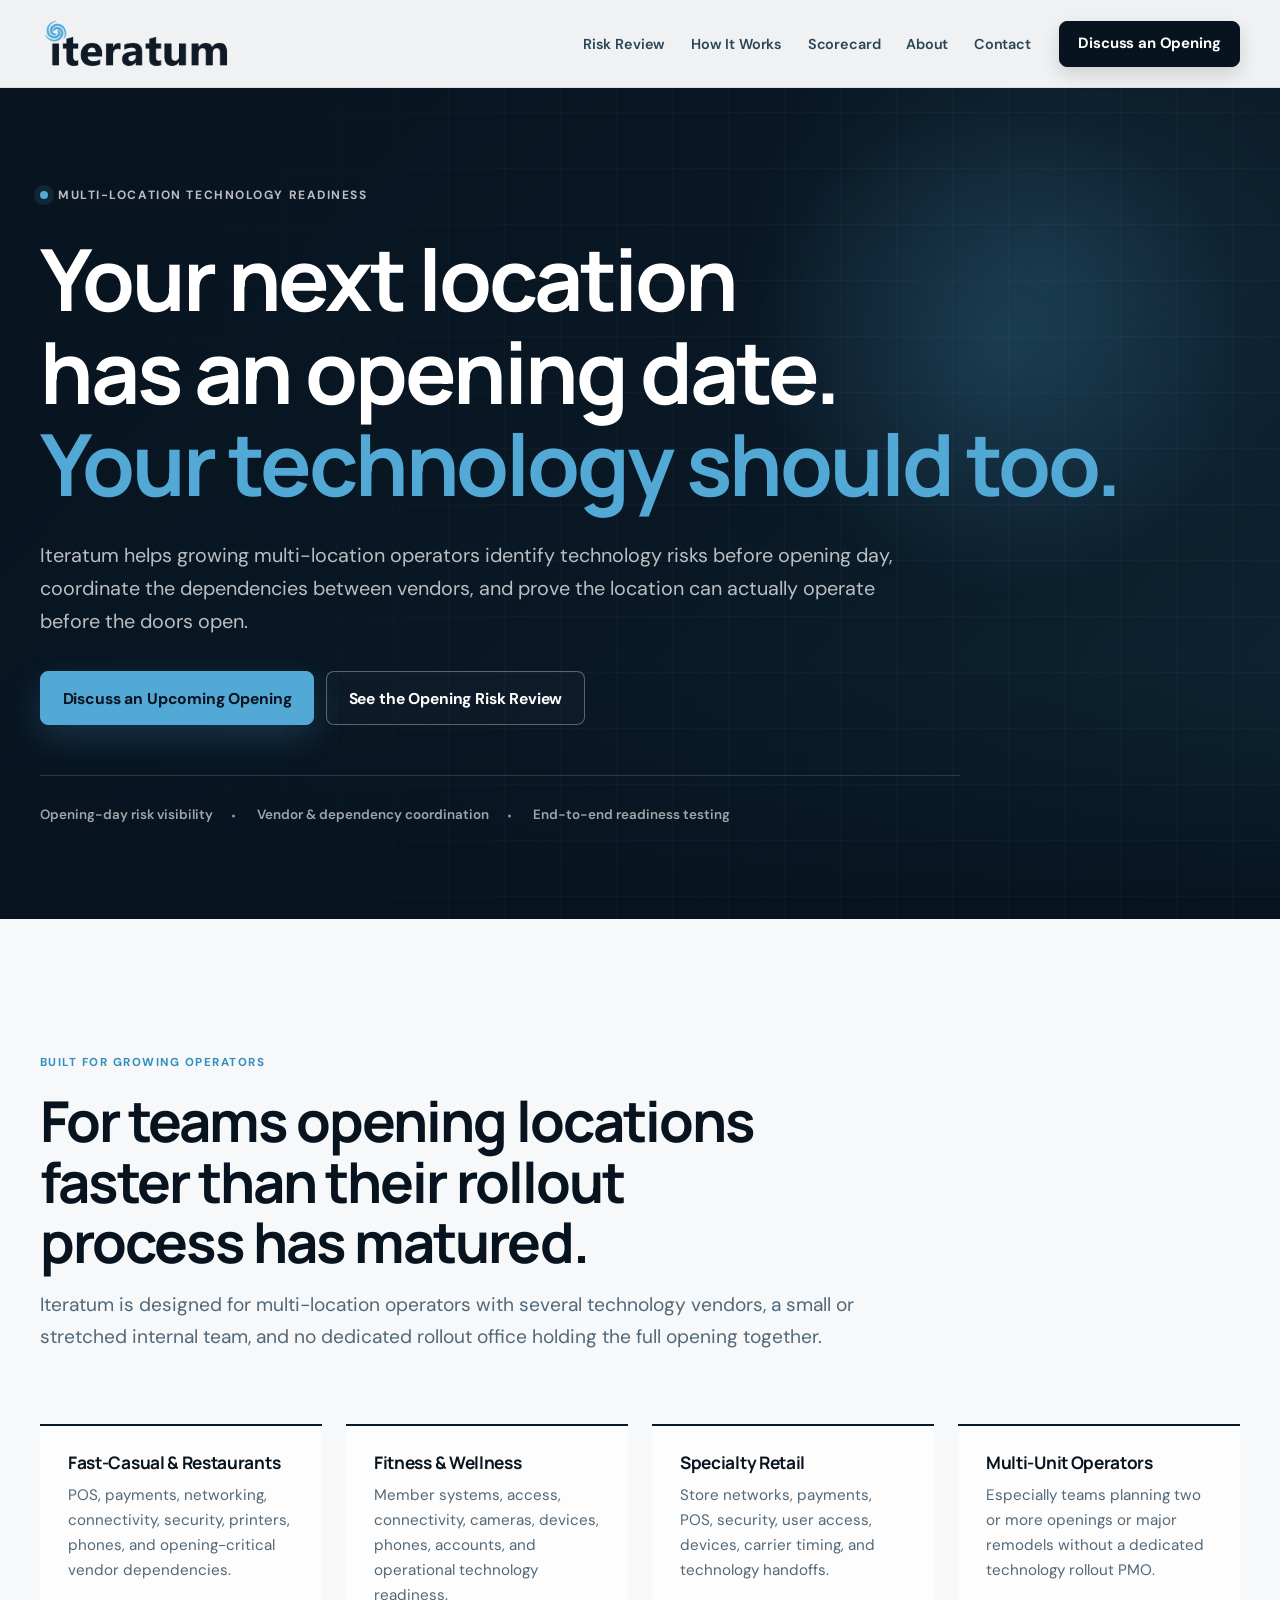
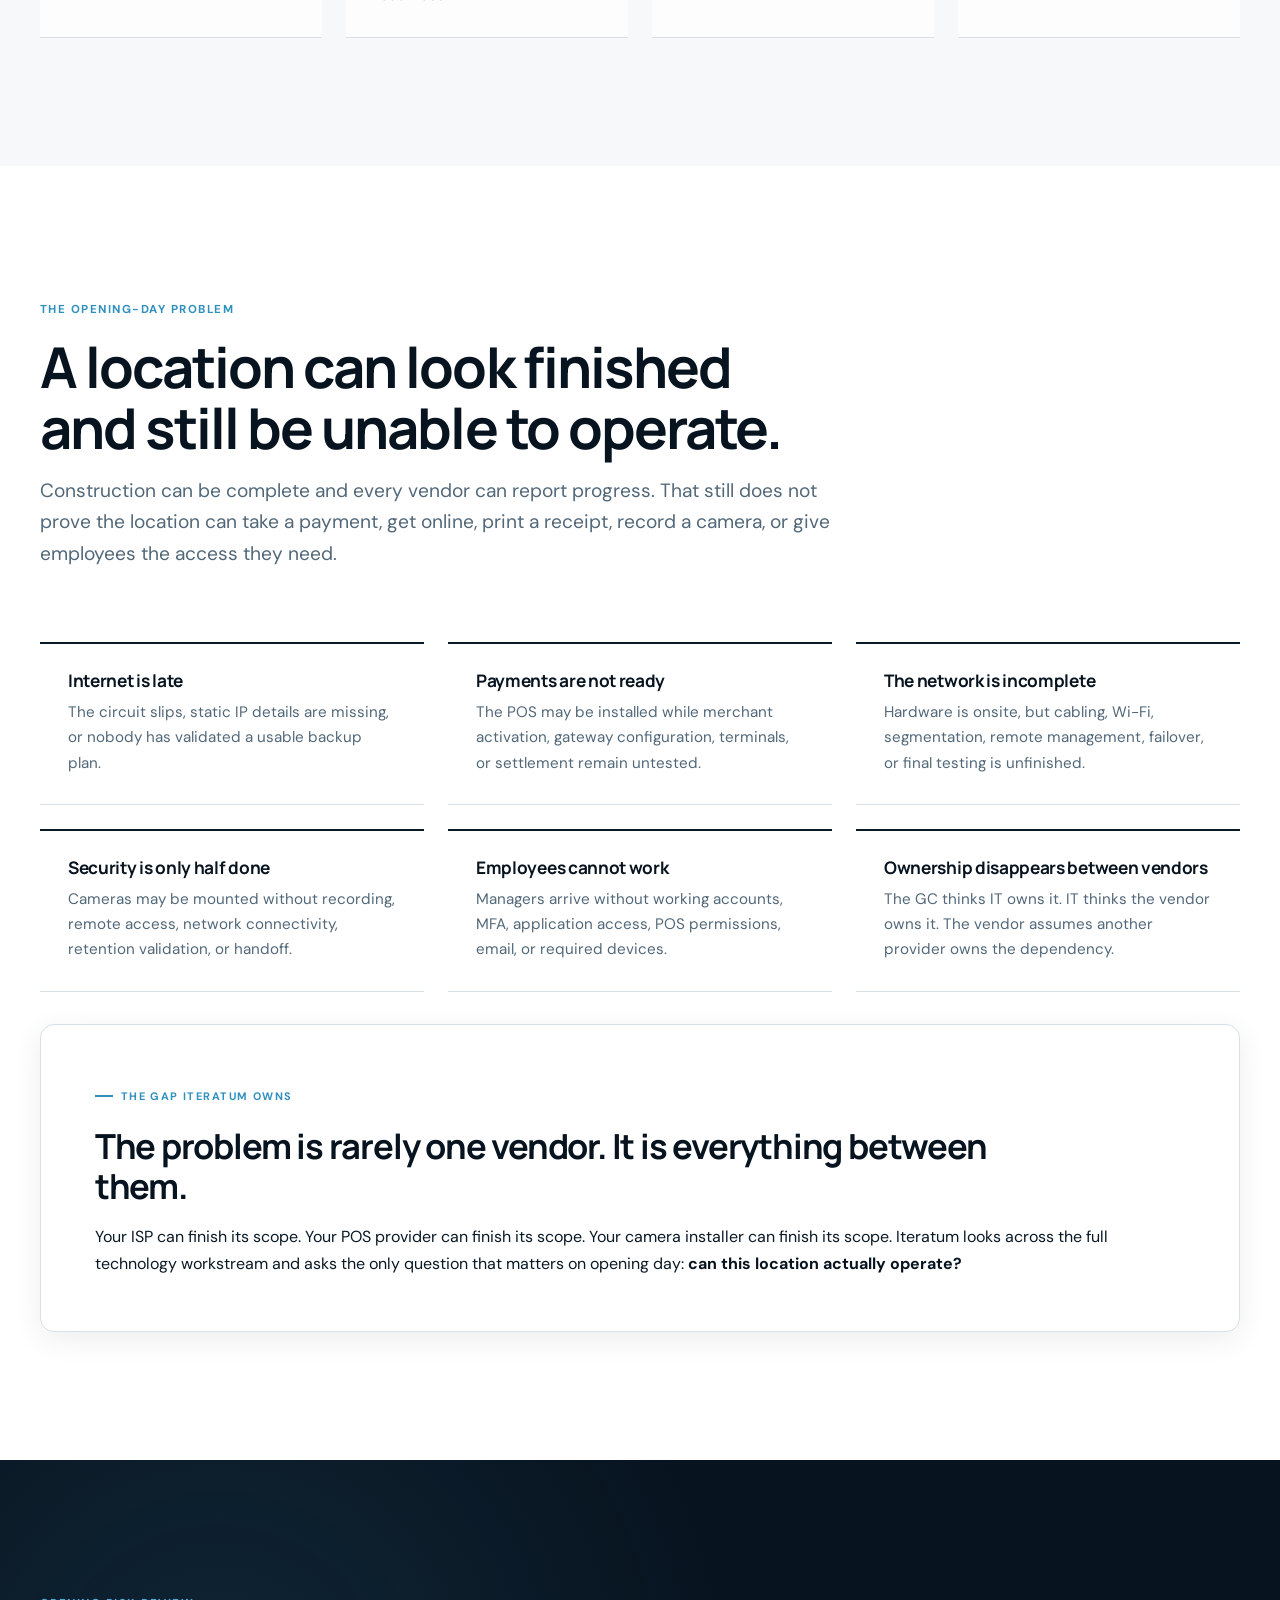
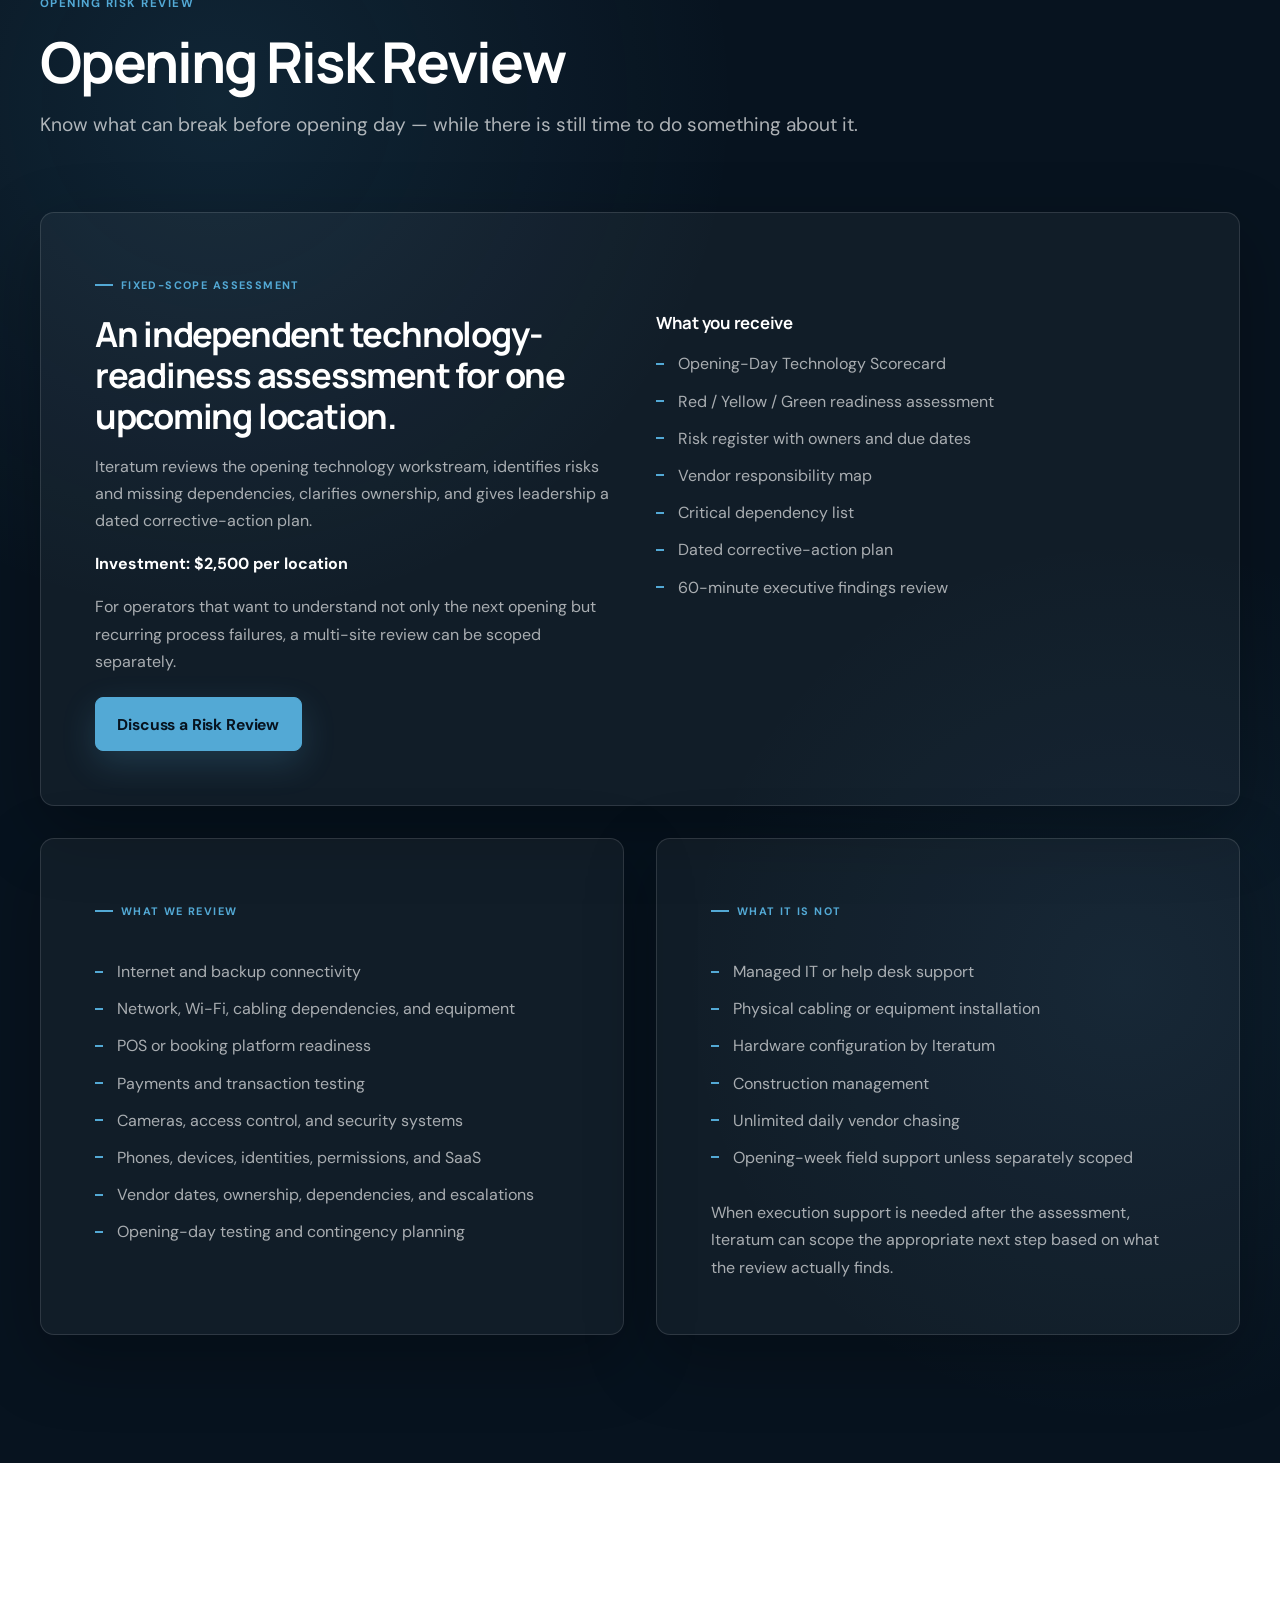
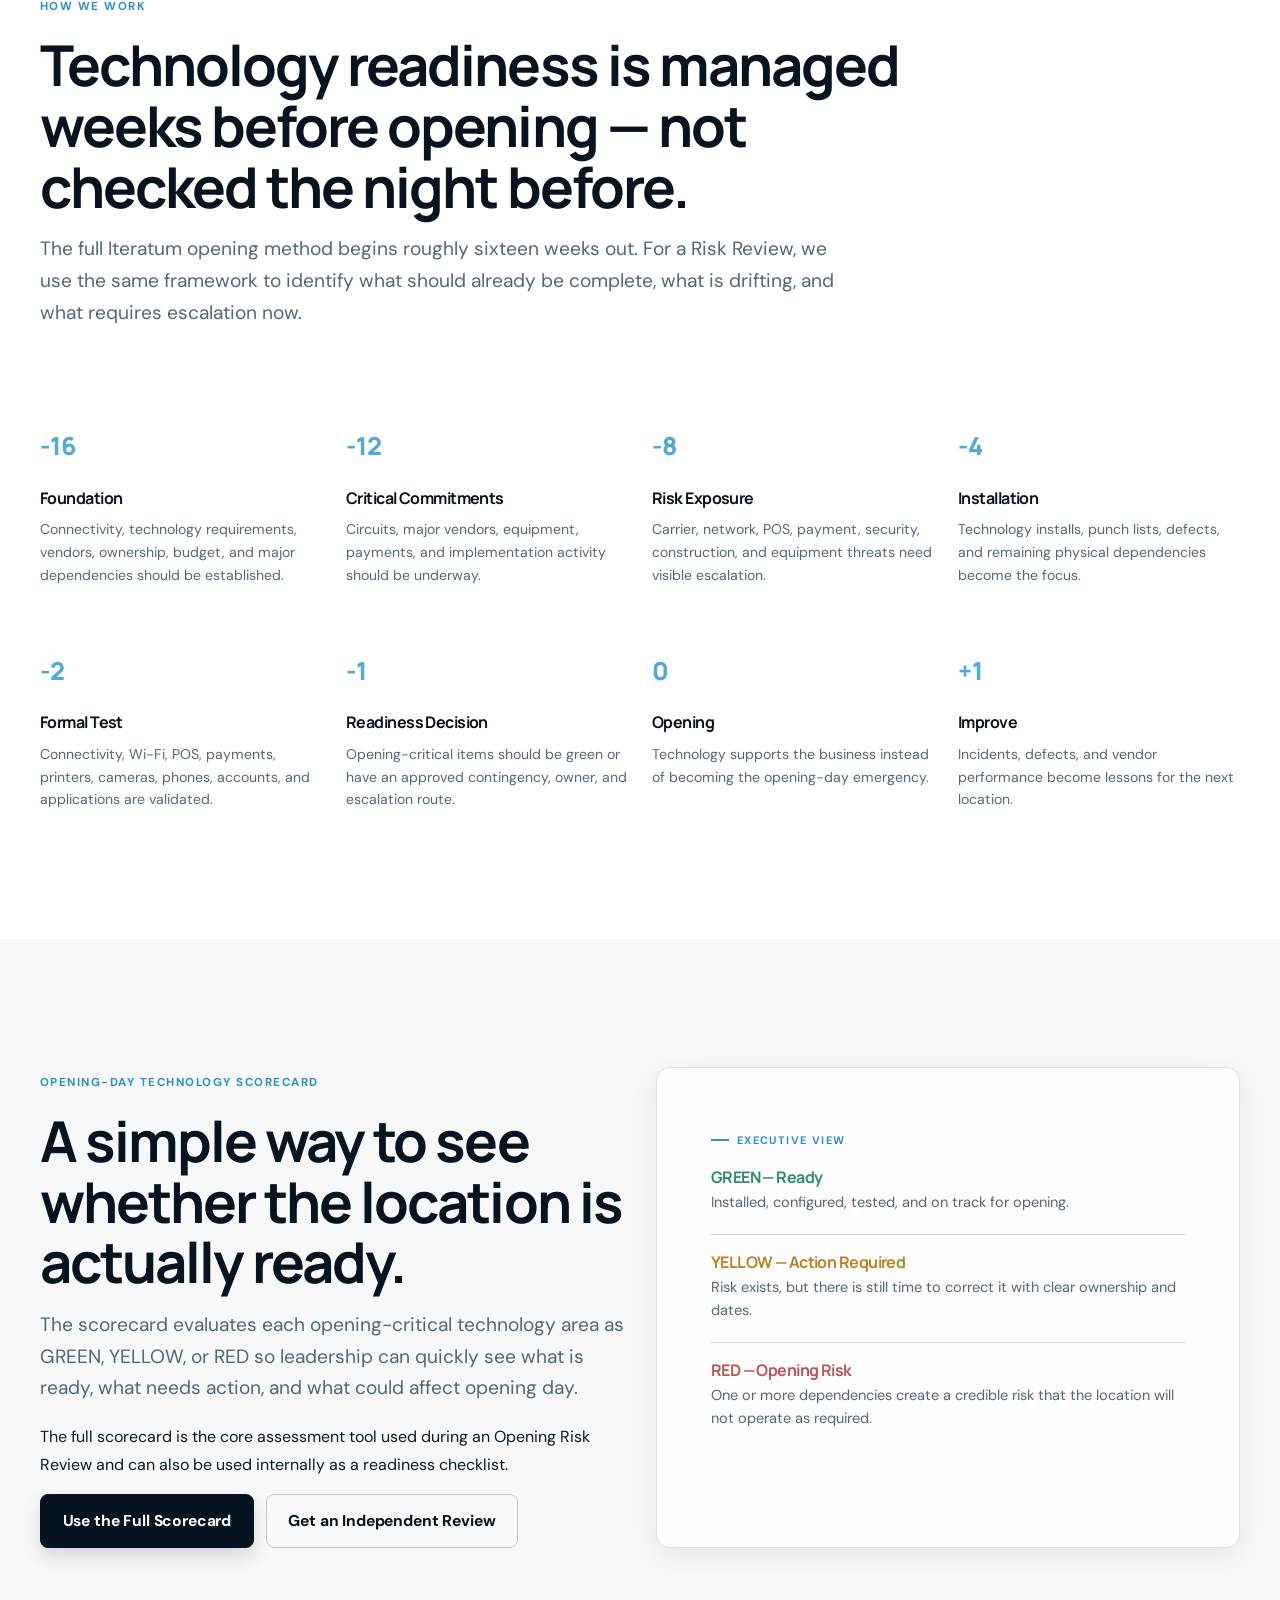
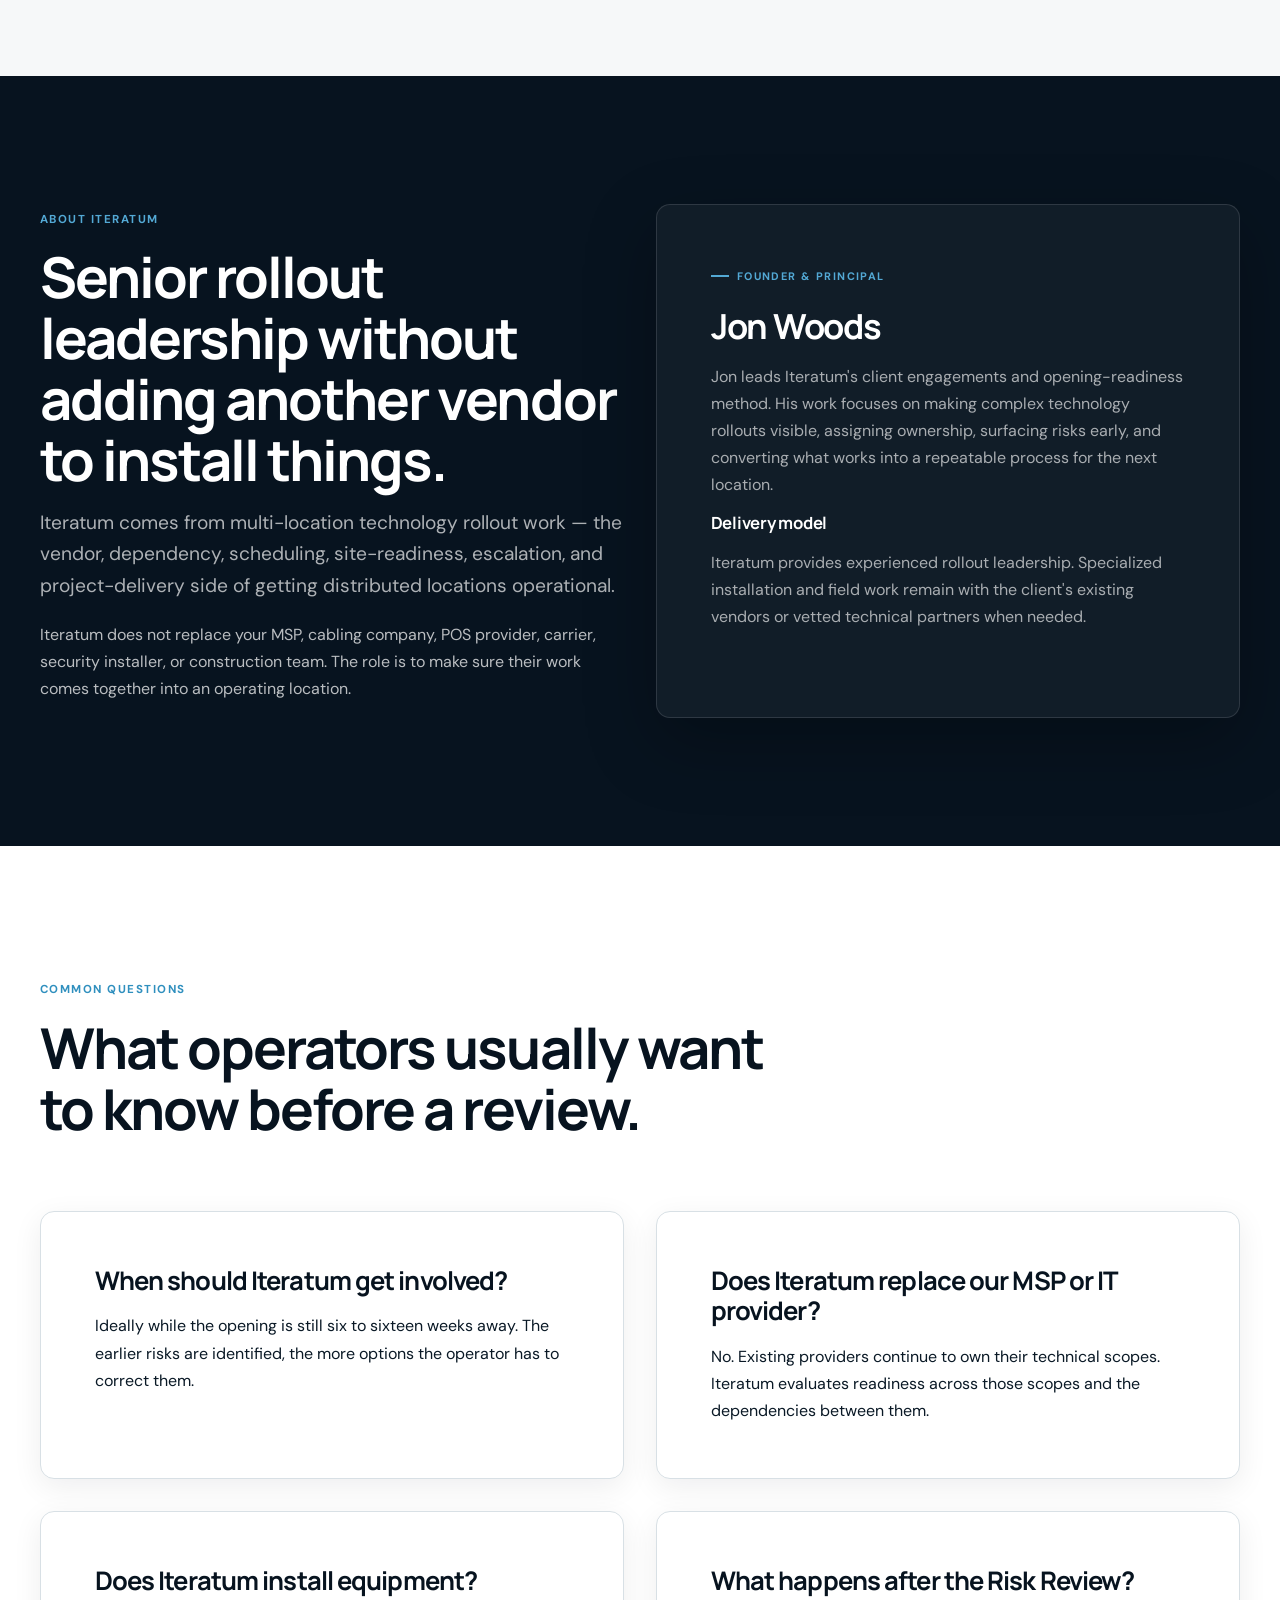
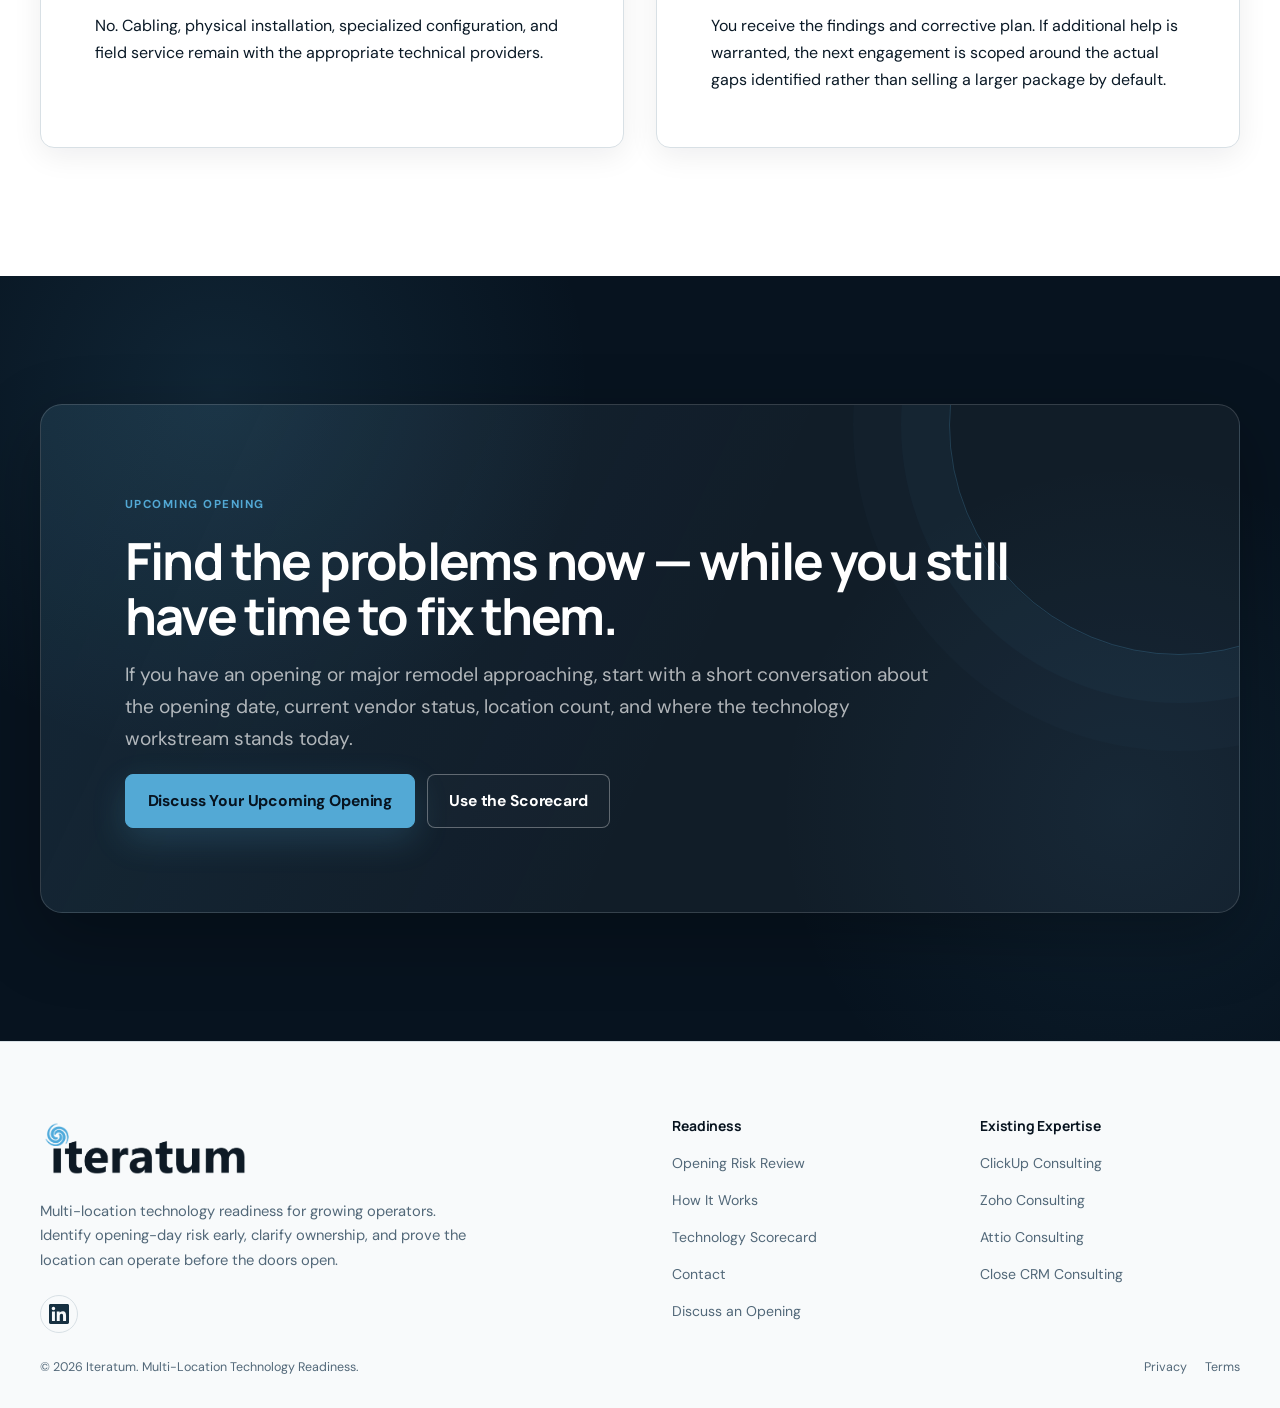
<file: index.html>
<!DOCTYPE html>
<html lang="en">
<head>
  <meta charset="UTF-8" />
  <meta name="viewport" content="width=device-width, initial-scale=1.0" />

  <link rel="preconnect" href="https://fonts.googleapis.com" />
  <link rel="preconnect" href="https://fonts.gstatic.com" crossorigin />

  <title>Iteratum | Technology Readiness for New Locations</title>
  <meta name="description" content="Iteratum helps growing multi-location operators identify technology risks before opening day, coordinate critical dependencies, and prove a location can operate before the doors open." />
  <meta name="robots" content="index, follow, max-image-preview:large" />
  <link rel="canonical" href="https://iteratum.com/" />

  <meta property="og:title" content="Iteratum | Technology Readiness for New Locations" />
  <meta property="og:description" content="Know what can break before opening day. Iteratum assesses internet, POS, payments, networking, security, user access, vendors, and critical technology dependencies." />
  <meta property="og:type" content="website" />
  <meta property="og:url" content="https://iteratum.com/" />
  <meta property="og:site_name" content="Iteratum" />
  <meta property="og:image" content="https://iteratum.com/images/og-image.png" />

  <meta name="twitter:card" content="summary_large_image" />
  <meta name="twitter:title" content="Iteratum | Technology Readiness for New Locations" />
  <meta name="twitter:description" content="Know what can break before opening day — while there is still time to fix it." />
  <meta name="twitter:image" content="https://iteratum.com/images/og-image.png" />

  <script>document.documentElement.classList.add('js');</script>

  <link rel="icon" href="images/swirl.png" type="image/png" />
  <link rel="apple-touch-icon" href="images/swirl.png" />
  <link rel="stylesheet" href="css/iteratum-complete.css" />

  <script type="application/ld+json">
  {
    "@context": "https://schema.org",
    "@graph": [
      {
        "@type": "Organization",
        "@id": "https://iteratum.com/#organization",
        "name": "Iteratum",
        "url": "https://iteratum.com/",
        "logo": "https://iteratum.com/images/iteratum-logo.png",
        "description": "Iteratum is a multi-location technology readiness firm that helps growing operators identify opening-day technology risks, coordinate dependencies, and build repeatable opening standards."
      },
      {
        "@type": "WebSite",
        "@id": "https://iteratum.com/#website",
        "url": "https://iteratum.com/",
        "name": "Iteratum",
        "publisher": { "@id": "https://iteratum.com/#organization" }
      },
      {
        "@type": "ProfessionalService",
        "@id": "https://iteratum.com/#business",
        "name": "Iteratum",
        "url": "https://iteratum.com/",
        "areaServed": "US",
        "parentOrganization": { "@id": "https://iteratum.com/#organization" },
        "serviceType": [
          "Opening Risk Review",
          "Multi-Location Technology Readiness",
          "Technology Rollout Coordination"
        ]
      },
      {
        "@type": "Service",
        "@id": "https://iteratum.com/#opening-risk-review",
        "name": "Opening Risk Review",
        "provider": { "@id": "https://iteratum.com/#organization" },
        "areaServed": "US",
        "description": "A fixed-scope assessment of opening-day technology readiness across connectivity, networking, POS or booking systems, payments, security, phones, user access, devices, vendors, dependencies, testing, and contingency planning."
      },
      {
        "@type": "FAQPage",
        "@id": "https://iteratum.com/#faq",
        "mainEntity": [
          {
            "@type": "Question",
            "name": "When should Iteratum get involved in a new location opening?",
            "acceptedAnswer": { "@type": "Answer", "text": "Ideally while the opening is still six to sixteen weeks away. The earlier risks are identified, the more options the operator has to correct them." }
          },
          {
            "@type": "Question",
            "name": "Does Iteratum replace an MSP or IT provider?",
            "acceptedAnswer": { "@type": "Answer", "text": "No. Existing providers continue to own their technical scopes. Iteratum evaluates readiness across those scopes and the dependencies between them." }
          },
          {
            "@type": "Question",
            "name": "Does Iteratum install equipment?",
            "acceptedAnswer": { "@type": "Answer", "text": "No. Cabling, physical installation, specialized configuration, and field service remain with the appropriate technical providers." }
          },
          {
            "@type": "Question",
            "name": "What happens after an Opening Risk Review?",
            "acceptedAnswer": { "@type": "Answer", "text": "The client receives the findings and corrective plan. If additional help is warranted, the next engagement is scoped around the actual gaps identified." }
          }
        ]
      }
    ]
  }
  </script>
</head>

<body>
  <a href="#main-content" class="skip-link">Skip to main content</a>

  <header class="site-header">
    <div class="container header-flex">
      <a href="#top" class="brand-logo-link" aria-label="Iteratum home">
        <img src="images/iteratum-logo.png" alt="Iteratum" class="brand-logo" width="194" height="54" />
      </a>

      <button type="button" class="mobile-menu-toggle" aria-label="Open navigation" aria-expanded="false" aria-controls="main-navigation">
        <svg xmlns="http://www.w3.org/2000/svg" width="28" height="28" viewBox="0 0 24 24" fill="none" stroke="currentColor" stroke-width="2" stroke-linecap="round" stroke-linejoin="round" aria-hidden="true">
          <line x1="3" y1="6" x2="21" y2="6"></line>
          <line x1="3" y1="12" x2="21" y2="12"></line>
          <line x1="3" y1="18" x2="21" y2="18"></line>
        </svg>
      </button>

      <nav class="main-nav" id="main-navigation" aria-label="Main navigation">
        <ul class="nav-links">
          <li><a href="opening-risk-review/">Risk Review</a></li>
          <li><a href="#method">How It Works</a></li>
          <li><a href="resources/opening-day-technology-scorecard/">Scorecard</a></li>
          <li><a href="#about">About</a></li>
                  <li><a href="contact/">Contact</a></li>
        </ul>
        <div class="nav-cta">
          <a class="btn btn-primary" href="contact/">Discuss an Opening</a>
        </div>
      </nav>
    </div>
  </header>

  <main id="main-content">
    <section class="hero" id="top">
      <div class="hero-overlay" aria-hidden="true"></div>
      <div class="hero-mesh" aria-hidden="true"></div>

      <div class="hero-content">
        <div class="hero-badge">
          <span class="hero-badge-dot" aria-hidden="true"></span>
          Multi-Location Technology Readiness
        </div>

        <h1 class="hero-title">
          Your next location has an opening date.<br />
          <span class="text-gradient">Your technology should too.</span>
        </h1>

        <p class="hero-subtitle">
          Iteratum helps growing multi-location operators identify technology risks before opening day, coordinate the dependencies between vendors, and prove the location can actually operate before the doors open.
        </p>

        <div class="hero-cta">
          <a class="btn btn-primary btn-lg" href="https://cal.com/jonwoods" target="_blank" rel="noopener">Discuss an Upcoming Opening</a>
          <a class="btn btn-secondary btn-lg" href="opening-risk-review/">See the Opening Risk Review</a>
        </div>

        <div class="hero-trust" aria-label="Iteratum focus areas">
          <div class="hero-trust-item">Opening-day risk visibility</div>
          <div class="hero-trust-item">Vendor & dependency coordination</div>
          <div class="hero-trust-item">End-to-end readiness testing</div>
        </div>
      </div>
    </section>

    <section class="section section-light" id="fit">
      <div class="container">
        <header class="section-header reveal">
          <span class="section-eyebrow">Built for Growing Operators</span>
          <h2>For teams opening locations faster than their rollout process has matured.</h2>
          <p class="lead">
            Iteratum is designed for multi-location operators with several technology vendors, a small or stretched internal team, and no dedicated rollout office holding the full opening together.
          </p>
        </header>

        <div class="grid grid-cols-4 gap-6 reveal-stagger">
          <article class="card">
            <h3 class="card-title">Fast-Casual & Restaurants</h3>
            <p class="card-description">POS, payments, networking, connectivity, security, printers, phones, and opening-critical vendor dependencies.</p>
          </article>
          <article class="card">
            <h3 class="card-title">Fitness & Wellness</h3>
            <p class="card-description">Member systems, access, connectivity, cameras, devices, phones, accounts, and operational technology readiness.</p>
          </article>
          <article class="card">
            <h3 class="card-title">Specialty Retail</h3>
            <p class="card-description">Store networks, payments, POS, security, user access, devices, carrier timing, and technology handoffs.</p>
          </article>
          <article class="card">
            <h3 class="card-title">Multi-Unit Operators</h3>
            <p class="card-description">Especially teams planning two or more openings or major remodels without a dedicated technology rollout PMO.</p>
          </article>
        </div>
      </div>
    </section>

    <section class="section" id="readiness">
      <div class="container">
        <header class="section-header reveal">
          <span class="section-eyebrow">The Opening-Day Problem</span>
          <h2>A location can look finished and still be unable to operate.</h2>
          <p class="lead">
            Construction can be complete and every vendor can report progress. That still does not prove the location can take a payment, get online, print a receipt, record a camera, or give employees the access they need.
          </p>
        </header>

        <div class="grid grid-cols-3 gap-6 reveal-stagger">
          <article class="card"><h3 class="card-title">Internet is late</h3><p class="card-description">The circuit slips, static IP details are missing, or nobody has validated a usable backup plan.</p></article>
          <article class="card"><h3 class="card-title">Payments are not ready</h3><p class="card-description">The POS may be installed while merchant activation, gateway configuration, terminals, or settlement remain untested.</p></article>
          <article class="card"><h3 class="card-title">The network is incomplete</h3><p class="card-description">Hardware is onsite, but cabling, Wi-Fi, segmentation, remote management, failover, or final testing is unfinished.</p></article>
          <article class="card"><h3 class="card-title">Security is only half done</h3><p class="card-description">Cameras may be mounted without recording, remote access, network connectivity, retention validation, or handoff.</p></article>
          <article class="card"><h3 class="card-title">Employees cannot work</h3><p class="card-description">Managers arrive without working accounts, MFA, application access, POS permissions, email, or required devices.</p></article>
          <article class="card"><h3 class="card-title">Ownership disappears between vendors</h3><p class="card-description">The GC thinks IT owns it. IT thinks the vendor owns it. The vendor assumes another provider owns the dependency.</p></article>
        </div>

        <article class="case-file reveal mt-8">
          <span class="file-tab">The Gap Iteratum Owns</span>
          <h3 class="case-file-title">The problem is rarely one vendor. It is everything between them.</h3>
          <p>Your ISP can finish its scope. Your POS provider can finish its scope. Your camera installer can finish its scope. Iteratum looks across the full technology workstream and asks the only question that matters on opening day: <strong>can this location actually operate?</strong></p>
        </article>
      </div>
    </section>

    <section class="section section-dark section-mesh" id="risk-review">
      <div class="container">
        <header class="section-header reveal">
          <span class="section-eyebrow">Opening Risk Review</span>
          <h2>Opening Risk Review</h2>
          <p class="lead">Know what can break before opening day — while there is still time to do something about it.</p>
        </header>

        <article class="case-file reveal">
          <span class="file-tab">Fixed-Scope Assessment</span>
          <div class="grid grid-cols-2 gap-8">
            <div>
              <h3 class="case-file-title">An independent technology-readiness assessment for one upcoming location.</h3>
              <p>Iteratum reviews the opening technology workstream, identifies risks and missing dependencies, clarifies ownership, and gives leadership a dated corrective-action plan.</p>
              <p><strong>Investment: $2,500 per location</strong></p>
              <p>For operators that want to understand not only the next opening but recurring process failures, a multi-site review can be scoped separately.</p>
              <a class="btn btn-primary btn-lg" href="https://cal.com/jonwoods" target="_blank" rel="noopener">Discuss a Risk Review</a>
            </div>

            <div>
              <h4>What you receive</h4>
              <ul>
                <li>Opening-Day Technology Scorecard</li>
                <li>Red / Yellow / Green readiness assessment</li>
                <li>Risk register with owners and due dates</li>
                <li>Vendor responsibility map</li>
                <li>Critical dependency list</li>
                <li>Dated corrective-action plan</li>
                <li>60-minute executive findings review</li>
              </ul>
            </div>
          </div>
        </article>

        <div class="grid grid-cols-2 gap-8 mt-8">
          <article class="case-file reveal-left">
            <span class="file-tab">What We Review</span>
            <ul>
              <li>Internet and backup connectivity</li>
              <li>Network, Wi-Fi, cabling dependencies, and equipment</li>
              <li>POS or booking platform readiness</li>
              <li>Payments and transaction testing</li>
              <li>Cameras, access control, and security systems</li>
              <li>Phones, devices, identities, permissions, and SaaS</li>
              <li>Vendor dates, ownership, dependencies, and escalations</li>
              <li>Opening-day testing and contingency planning</li>
            </ul>
          </article>

          <article class="case-file reveal-right">
            <span class="file-tab">What It Is Not</span>
            <ul>
              <li>Managed IT or help desk support</li>
              <li>Physical cabling or equipment installation</li>
              <li>Hardware configuration by Iteratum</li>
              <li>Construction management</li>
              <li>Unlimited daily vendor chasing</li>
              <li>Opening-week field support unless separately scoped</li>
            </ul>
            <p>When execution support is needed after the assessment, Iteratum can scope the appropriate next step based on what the review actually finds.</p>
          </article>
        </div>
      </div>
    </section>

    <section class="section" id="method">
      <div class="container">
        <header class="section-header reveal">
          <span class="section-eyebrow">How We Work</span>
          <h2>Technology readiness is managed weeks before opening — not checked the night before.</h2>
          <p class="lead">The full Iteratum opening method begins roughly sixteen weeks out. For a Risk Review, we use the same framework to identify what should already be complete, what is drifting, and what requires escalation now.</p>
        </header>

        <div class="process-grid reveal-stagger">
          <div class="process-step"><div class="process-number">-16</div><h3 class="process-title">Foundation</h3><p class="process-description">Connectivity, technology requirements, vendors, ownership, budget, and major dependencies should be established.</p></div>
          <div class="process-step"><div class="process-number">-12</div><h3 class="process-title">Critical Commitments</h3><p class="process-description">Circuits, major vendors, equipment, payments, and implementation activity should be underway.</p></div>
          <div class="process-step"><div class="process-number">-8</div><h3 class="process-title">Risk Exposure</h3><p class="process-description">Carrier, network, POS, payment, security, construction, and equipment threats need visible escalation.</p></div>
          <div class="process-step"><div class="process-number">-4</div><h3 class="process-title">Installation</h3><p class="process-description">Technology installs, punch lists, defects, and remaining physical dependencies become the focus.</p></div>
          <div class="process-step"><div class="process-number">-2</div><h3 class="process-title">Formal Test</h3><p class="process-description">Connectivity, Wi-Fi, POS, payments, printers, cameras, phones, accounts, and applications are validated.</p></div>
          <div class="process-step"><div class="process-number">-1</div><h3 class="process-title">Readiness Decision</h3><p class="process-description">Opening-critical items should be green or have an approved contingency, owner, and escalation route.</p></div>
          <div class="process-step"><div class="process-number">0</div><h3 class="process-title">Opening</h3><p class="process-description">Technology supports the business instead of becoming the opening-day emergency.</p></div>
          <div class="process-step"><div class="process-number">+1</div><h3 class="process-title">Improve</h3><p class="process-description">Incidents, defects, and vendor performance become lessons for the next location.</p></div>
        </div>
      </div>
    </section>

    <section class="section section-light" id="scorecard">
      <div class="container">
        <div class="grid grid-cols-2 gap-8">
          <div class="reveal-left">
            <span class="section-eyebrow">Opening-Day Technology Scorecard</span>
            <h2>A simple way to see whether the location is actually ready.</h2>
            <p class="lead">The scorecard evaluates each opening-critical technology area as GREEN, YELLOW, or RED so leadership can quickly see what is ready, what needs action, and what could affect opening day.</p>
            <p>The full scorecard is the core assessment tool used during an Opening Risk Review and can also be used internally as a readiness checklist.</p>
            <div class="hero-cta">
              <a class="btn btn-primary btn-lg" href="resources/opening-day-technology-scorecard/">Use the Full Scorecard</a>
              <a class="btn btn-secondary btn-lg" href="opening-risk-review/">Get an Independent Review</a>
            </div>
          </div>

          <article class="case-file reveal-right">
            <span class="file-tab">Executive View</span>
            <div class="deliverable-list">
              <div class="deliverable-item"><h3 class="deliverable-title status-green">GREEN — Ready</h3><p class="deliverable-description">Installed, configured, tested, and on track for opening.</p></div>
              <div class="deliverable-item"><h3 class="deliverable-title status-yellow">YELLOW — Action Required</h3><p class="deliverable-description">Risk exists, but there is still time to correct it with clear ownership and dates.</p></div>
              <div class="deliverable-item"><h3 class="deliverable-title status-red">RED — Opening Risk</h3><p class="deliverable-description">One or more dependencies create a credible risk that the location will not operate as required.</p></div>
            </div>
          </article>
        </div>
      </div>
    </section>

    <section class="section section-dark" id="about">
      <div class="container">
        <div class="grid grid-cols-2 gap-8">
          <div class="reveal-left">
            <span class="section-eyebrow">About Iteratum</span>
            <h2>Senior rollout leadership without adding another vendor to install things.</h2>
            <p class="lead">Iteratum comes from multi-location technology rollout work — the vendor, dependency, scheduling, site-readiness, escalation, and project-delivery side of getting distributed locations operational.</p>
            <p>Iteratum does not replace your MSP, cabling company, POS provider, carrier, security installer, or construction team. The role is to make sure their work comes together into an operating location.</p>
          </div>

          <article class="case-file reveal-right">
            <span class="file-tab">Founder & Principal</span>
            <h3 class="case-file-title">Jon Woods</h3>
            <p>Jon leads Iteratum's client engagements and opening-readiness method. His work focuses on making complex technology rollouts visible, assigning ownership, surfacing risks early, and converting what works into a repeatable process for the next location.</p>
            <h4>Delivery model</h4>
            <p>Iteratum provides experienced rollout leadership. Specialized installation and field work remain with the client's existing vendors or vetted technical partners when needed.</p>
          </article>
        </div>
      </div>
    </section>

    <section class="section" id="faq">
      <div class="container">
        <header class="section-header reveal">
          <span class="section-eyebrow">Common Questions</span>
          <h2>What operators usually want to know before a review.</h2>
        </header>

        <div class="grid grid-cols-2 gap-8 reveal-stagger">
          <article class="case-file">
            <h3 class="case-file-title">When should Iteratum get involved?</h3>
            <p>Ideally while the opening is still six to sixteen weeks away. The earlier risks are identified, the more options the operator has to correct them.</p>
          </article>
          <article class="case-file">
            <h3 class="case-file-title">Does Iteratum replace our MSP or IT provider?</h3>
            <p>No. Existing providers continue to own their technical scopes. Iteratum evaluates readiness across those scopes and the dependencies between them.</p>
          </article>
          <article class="case-file">
            <h3 class="case-file-title">Does Iteratum install equipment?</h3>
            <p>No. Cabling, physical installation, specialized configuration, and field service remain with the appropriate technical providers.</p>
          </article>
          <article class="case-file">
            <h3 class="case-file-title">What happens after the Risk Review?</h3>
            <p>You receive the findings and corrective plan. If additional help is warranted, the next engagement is scoped around the actual gaps identified rather than selling a larger package by default.</p>
          </article>
        </div>
      </div>
    </section>

    <section class="section section-dark section-mesh" id="contact">
      <div class="container">
        <div class="cta-box reveal-scale">
          <div class="cta-content">
            <span class="section-eyebrow">Upcoming Opening</span>
            <h2>Find the problems now — while you still have time to fix them.</h2>
            <p class="lead">If you have an opening or major remodel approaching, start with a short conversation about the opening date, current vendor status, location count, and where the technology workstream stands today.</p>
            <div class="hero-cta">
              <a href="https://cal.com/jonwoods" class="btn btn-primary btn-lg" target="_blank" rel="noopener">Discuss Your Upcoming Opening</a>
              <a href="resources/opening-day-technology-scorecard/" class="btn btn-secondary btn-lg">Use the Scorecard</a>
            </div>
          </div>
        </div>
      </div>
    </section>
  </main>

  <footer class="site-footer">
    <div class="container">
      <div class="footer-grid phase1-footer-grid">
        <div class="footer-brand">
          <div class="footer-logo"><img src="images/iteratum-logo.png" alt="Iteratum" /></div>
          <p class="footer-tagline">Multi-location technology readiness for growing operators. Identify opening-day risk early, clarify ownership, and prove the location can operate before the doors open.</p>
          <div class="footer-social">
            <a href="https://linkedin.com/company/iteratum" class="footer-social-link" aria-label="Iteratum on LinkedIn" target="_blank" rel="noopener">
              <svg xmlns="http://www.w3.org/2000/svg" width="20" height="20" viewBox="0 0 24 24" fill="currentColor" aria-hidden="true"><path d="M20.447 20.452h-3.554v-5.569c0-1.328-.027-3.037-1.852-3.037-1.853 0-2.136 1.445-2.136 2.939v5.667H9.351V9h3.414v1.561h.046c.477-.9 1.637-1.85 3.37-1.85 3.601 0 4.267 2.37 4.267 5.455v6.286zM5.337 7.433c-1.144 0-2.063-.926-2.063-2.065 0-1.138.92-2.063 2.063-2.063 1.14 0 2.064.925 2.064 2.063 0 1.139-.925 2.065-2.064 2.065zm1.782 13.019H3.555V9h3.564v11.452zM22.225 0H1.771C.792 0 0 .774 0 1.729v20.542C0 23.227.792 24 1.771 24h20.451C23.2 24 24 23.227 24 22.271V1.729C24 .774 23.2 0 22.222 0h.003z"/></svg>
            </a>
          </div>
        </div>

        <div class="footer-column">
          <h4>Readiness</h4>
          <ul class="footer-links">
            <li><a href="opening-risk-review/">Opening Risk Review</a></li>
            <li><a href="#method">How It Works</a></li>
            <li><a href="resources/opening-day-technology-scorecard/">Technology Scorecard</a></li>
            <li><a href="contact/">Contact</a></li>
            <li><a href="https://cal.com/jonwoods" target="_blank" rel="noopener">Discuss an Opening</a></li>
          </ul>
        </div>

        <div class="footer-column">
          <h4>Existing Expertise</h4>
          <ul class="footer-links">
            <li><a href="https://iteratum.com/pages/clickup-consulting.html">ClickUp Consulting</a></li>
            <li><a href="https://iteratum.com/pages/zoho-consulting.html">Zoho Consulting</a></li>
            <li><a href="https://iteratum.com/pages/attio-consulting.html">Attio Consulting</a></li>
            <li><a href="https://iteratum.com/pages/close-consulting.html">Close CRM Consulting</a></li>
          </ul>
        </div>
      </div>

      <div class="footer-bottom">
        <p class="footer-copyright">© 2026 Iteratum. Multi-Location Technology Readiness.</p>
        <div class="footer-legal">
          <a href="https://iteratum.com/privacy.html">Privacy</a>
          <a href="https://iteratum.com/terms.html">Terms</a>
        </div>
      </div>
    </div>
  </footer>

  <script src="js/site.js" defer></script>

  <script data-collect-dnt="true" async src="https://scripts.simpleanalyticscdn.com/latest.js"></script>
</body>
</html>
</file>
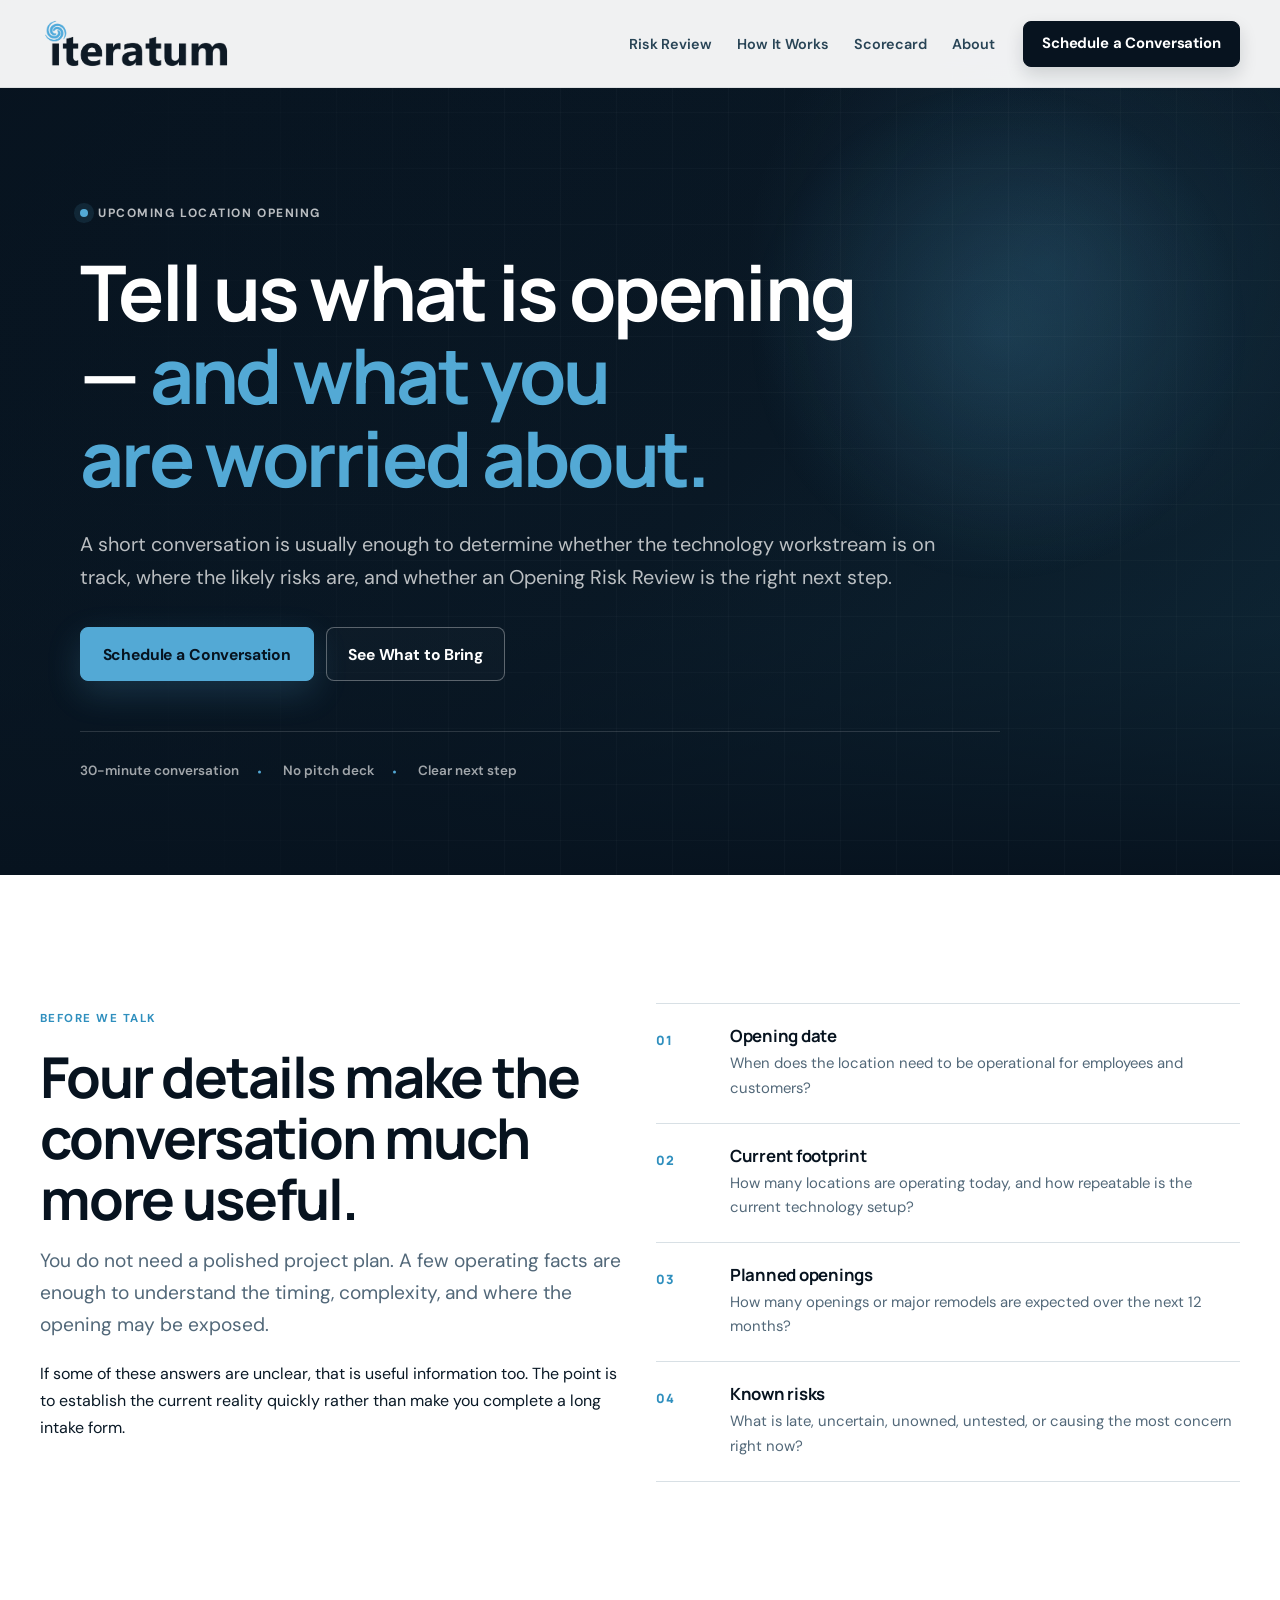
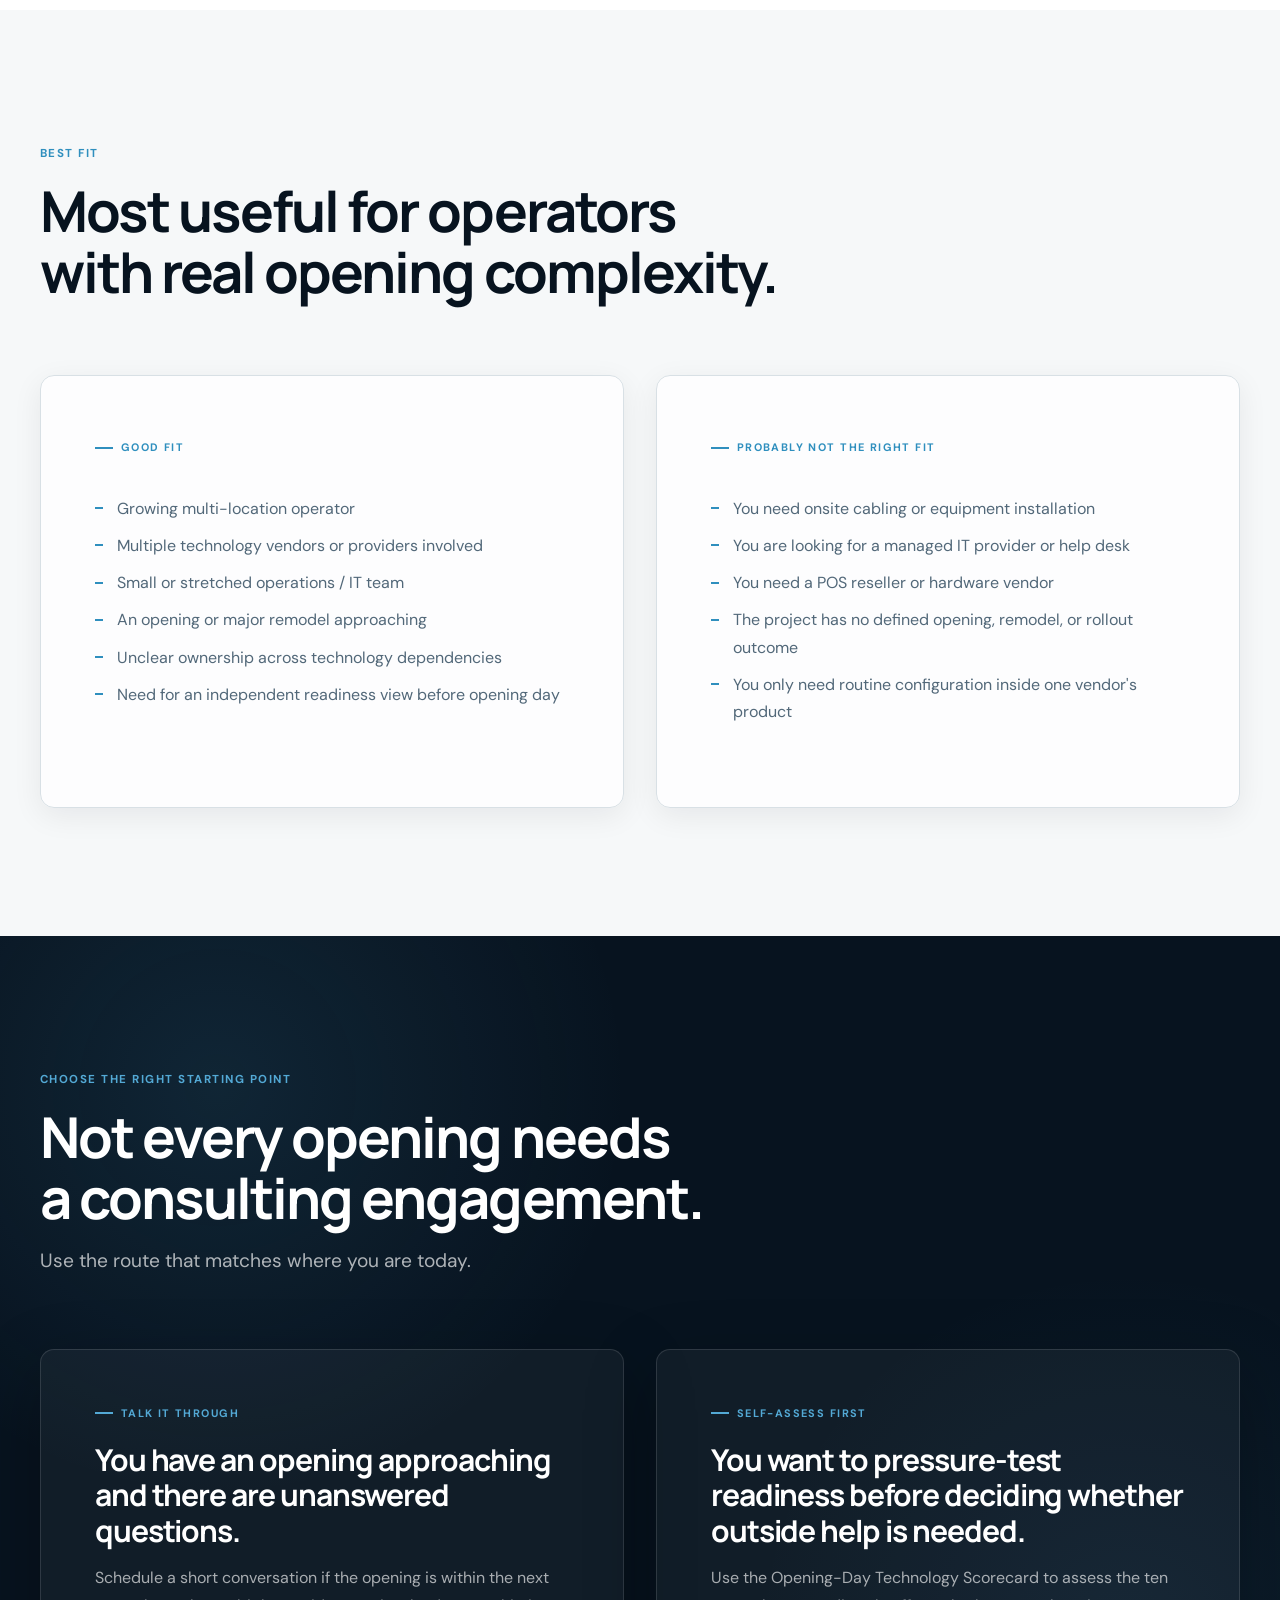
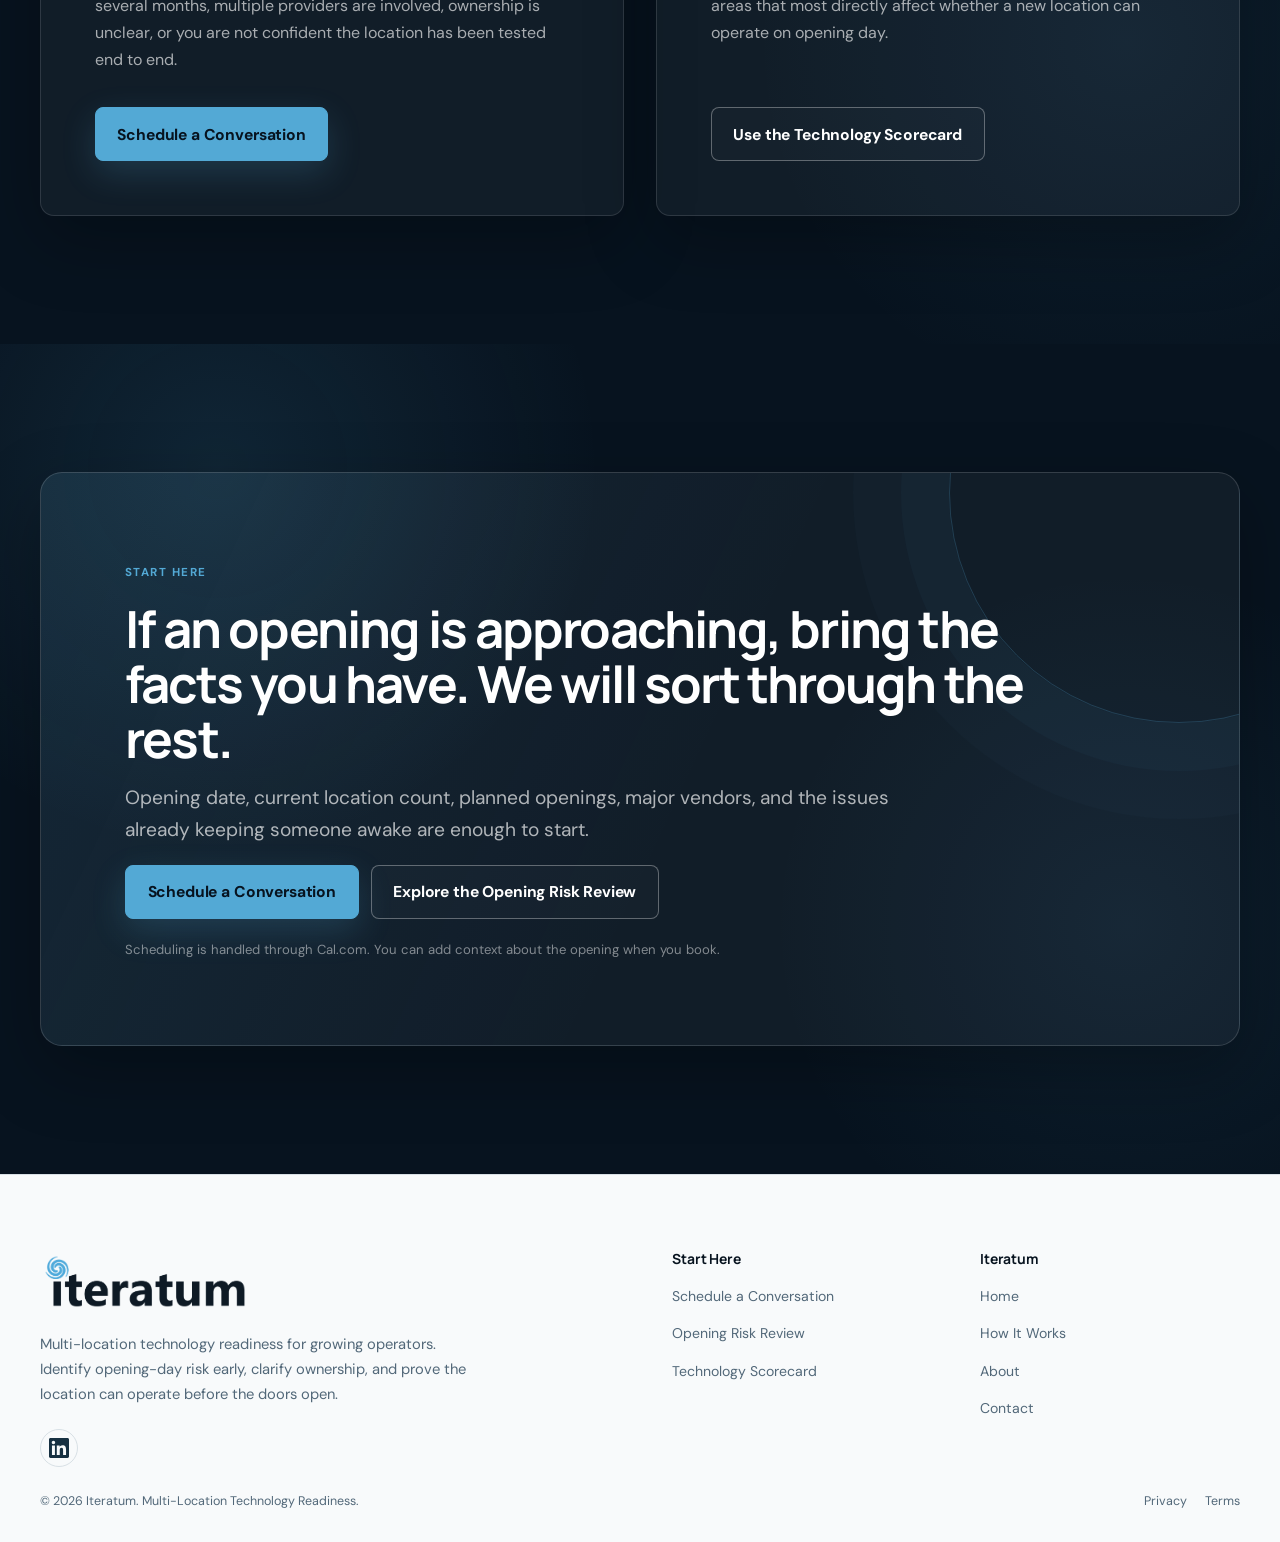
<file: contact/index.html>
<!DOCTYPE html>

<html lang="en">
<head>
<meta charset="utf-8"/>
<meta content="width=device-width, initial-scale=1.0" name="viewport"/>
<link href="https://fonts.googleapis.com" rel="preconnect"/>
<link crossorigin="" href="https://fonts.gstatic.com" rel="preconnect"/>
<title>Contact Iteratum | Discuss an Upcoming Location Opening</title>
<meta content="Discuss an upcoming location opening with Iteratum. Bring your opening date, current location count, planned openings, vendor list, and known technology risks." name="description"/>
<meta content="index, follow, max-image-preview:large" name="robots"/>
<link href="https://iteratum.com/contact/" rel="canonical"/>
<meta content="Contact Iteratum | Discuss an Upcoming Location Opening" property="og:title"/>
<meta content="Talk through the technology readiness of an upcoming opening and determine whether an Opening Risk Review is the right next step." property="og:description"/>
<meta content="website" property="og:type"/>
<meta content="https://iteratum.com/contact/" property="og:url"/>
<meta content="Iteratum" property="og:site_name"/>
<meta content="https://iteratum.com/images/og-image.png" property="og:image"/>
<meta content="summary_large_image" name="twitter:card"/>
<meta content="Contact Iteratum | Discuss an Upcoming Location Opening" name="twitter:title"/>
<meta content="Bring the opening date, current rollout status, and the issues you are most concerned about." name="twitter:description"/>
<meta content="https://iteratum.com/images/og-image.png" name="twitter:image"/>
<script>document.documentElement.classList.add('js');</script>
<link href="../images/swirl.png" rel="icon" type="image/png"/>
<link href="../images/swirl.png" rel="apple-touch-icon"/>
<link href="../css/iteratum-complete.css" rel="stylesheet"/>
<script type="application/ld+json">
  {
    "@context": "https://schema.org",
    "@graph": [
      {
        "@type": "Organization",
        "@id": "https://iteratum.com/#organization",
        "name": "Iteratum",
        "url": "https://iteratum.com/",
        "logo": "https://iteratum.com/images/iteratum-logo.png",
        "description": "Iteratum helps growing multi-location operators identify opening-day technology risks, coordinate dependencies, and prove a location can operate before the doors open."
      },
      {
        "@type": "ContactPage",
        "@id": "https://iteratum.com/contact/#webpage",
        "url": "https://iteratum.com/contact/",
        "name": "Contact Iteratum | Discuss an Upcoming Location Opening",
        "isPartOf": { "@id": "https://iteratum.com/#website" },
        "about": { "@id": "https://iteratum.com/#organization" }
      }
    ]
  }
  </script>
</head>
<body>
<a class="skip-link" href="#main-content">Skip to main content</a>
<header class="site-header">
<div class="container header-flex">
<a aria-label="Iteratum home" class="brand-logo-link" href="../">
<img alt="Iteratum" class="brand-logo" height="64" src="../images/iteratum-logo.png" width="218"/>
</a>
<button aria-controls="main-navigation" aria-expanded="false" aria-label="Open navigation" class="mobile-menu-toggle" type="button">
<svg aria-hidden="true" fill="none" height="28" stroke="currentColor" stroke-linecap="round" stroke-linejoin="round" stroke-width="2" viewbox="0 0 24 24" width="28" xmlns="http://www.w3.org/2000/svg">
<line x1="3" x2="21" y1="6" y2="6"></line>
<line x1="3" x2="21" y1="12" y2="12"></line>
<line x1="3" x2="21" y1="18" y2="18"></line>
</svg>
</button>
<nav aria-label="Main navigation" class="main-nav" id="main-navigation">
<ul class="nav-links">
<li><a href="../opening-risk-review/">Risk Review</a></li>
<li><a href="../#method">How It Works</a></li>
<li><a href="../resources/opening-day-technology-scorecard/">Scorecard</a></li>
<li><a href="../#about">About</a></li>
</ul>
<div class="nav-cta">
<a class="btn btn-primary" href="https://cal.com/jonwoods" rel="noopener" target="_blank">Schedule a Conversation</a>
</div>
</nav>
</div>
</header>
<main id="main-content">
<section class="hero page-hero contact-hero" id="top">
<div aria-hidden="true" class="hero-overlay"></div>
<div aria-hidden="true" class="hero-mesh"></div>
<div class="hero-content">
<div class="hero-badge">
<span aria-hidden="true" class="hero-badge-dot"></span>
          Upcoming Location Opening
        </div>
<h1 class="hero-title">Tell us what is opening — <span class="text-gradient">and what you are worried about.</span></h1>
<p class="hero-subtitle">A short conversation is usually enough to determine whether the technology workstream is on track, where the likely risks are, and whether an Opening Risk Review is the right next step.</p>
<div class="hero-cta">
<a class="btn btn-primary btn-lg" href="https://cal.com/jonwoods" rel="noopener" target="_blank">Schedule a Conversation</a>
<a class="btn btn-secondary btn-lg" href="#prepare">See What to Bring</a>
</div>
<div aria-label="Conversation expectations" class="hero-trust">
<div class="hero-trust-item">30-minute conversation</div>
<div class="hero-trust-item">No pitch deck</div>
<div class="hero-trust-item">Clear next step</div>
</div>
</div>
</section>
<section class="section" id="prepare">
<div class="container">
<div class="grid grid-cols-2 gap-8 contact-intro-grid">
<div class="reveal-left">
<span class="section-eyebrow">Before We Talk</span>
<h2>Four details make the conversation much more useful.</h2>
<p class="lead">You do not need a polished project plan. A few operating facts are enough to understand the timing, complexity, and where the opening may be exposed.</p>
<p>If some of these answers are unclear, that is useful information too. The point is to establish the current reality quickly rather than make you complete a long intake form.</p>
</div>
<div aria-label="Information to prepare" class="contact-brief-grid reveal-right">
<article class="contact-brief-item">
<span class="contact-brief-number">01</span>
<div><h3>Opening date</h3><p>When does the location need to be operational for employees and customers?</p></div>
</article>
<article class="contact-brief-item">
<span class="contact-brief-number">02</span>
<div><h3>Current footprint</h3><p>How many locations are operating today, and how repeatable is the current technology setup?</p></div>
</article>
<article class="contact-brief-item">
<span class="contact-brief-number">03</span>
<div><h3>Planned openings</h3><p>How many openings or major remodels are expected over the next 12 months?</p></div>
</article>
<article class="contact-brief-item">
<span class="contact-brief-number">04</span>
<div><h3>Known risks</h3><p>What is late, uncertain, unowned, untested, or causing the most concern right now?</p></div>
</article>
</div>
</div>
</div>
</section>

<section class="section section-light" id="qualify">
<div class="container">
<header class="section-header reveal">
<span class="section-eyebrow">Best Fit</span>
<h2>Most useful for operators with real opening complexity.</h2>
</header>
<div class="grid grid-cols-2 gap-8">
<article class="case-file reveal-left">
<span class="file-tab">Good Fit</span>
<ul>
<li>Growing multi-location operator</li>
<li>Multiple technology vendors or providers involved</li>
<li>Small or stretched operations / IT team</li>
<li>An opening or major remodel approaching</li>
<li>Unclear ownership across technology dependencies</li>
<li>Need for an independent readiness view before opening day</li>
</ul>
</article>
<article class="case-file reveal-right">
<span class="file-tab">Probably Not the Right Fit</span>
<ul>
<li>You need onsite cabling or equipment installation</li>
<li>You are looking for a managed IT provider or help desk</li>
<li>You need a POS reseller or hardware vendor</li>
<li>The project has no defined opening, remodel, or rollout outcome</li>
<li>You only need routine configuration inside one vendor's product</li>
</ul>
</article>
</div>
</div>
</section><section class="section section-dark section-mesh" id="paths">
<div class="container">
<header class="section-header reveal">
<span class="section-eyebrow">Choose the Right Starting Point</span>
<h2>Not every opening needs a consulting engagement.</h2>
<p class="lead">Use the route that matches where you are today.</p>
</header>
<div class="grid grid-cols-2 gap-8">
<article class="case-file reveal-left contact-route">
<span class="file-tab">Talk It Through</span>
<h3 class="case-file-title">You have an opening approaching and there are unanswered questions.</h3>
<p>Schedule a short conversation if the opening is within the next several months, multiple providers are involved, ownership is unclear, or you are not confident the location has been tested end to end.</p>
<div class="contact-route-actions">
<a class="btn btn-primary btn-lg" href="https://cal.com/jonwoods" rel="noopener" target="_blank">Schedule a Conversation</a>
</div>
</article>
<article class="case-file reveal-right contact-route">
<span class="file-tab">Self-Assess First</span>
<h3 class="case-file-title">You want to pressure-test readiness before deciding whether outside help is needed.</h3>
<p>Use the Opening-Day Technology Scorecard to assess the ten areas that most directly affect whether a new location can operate on opening day.</p>
<div class="contact-route-actions">
<a class="btn btn-secondary btn-lg" href="../resources/opening-day-technology-scorecard/">Use the Technology Scorecard</a>
</div>
</article>
</div>
</div>
</section>
<section class="section section-dark section-mesh" id="contact">
<div class="container">
<div class="cta-box reveal-scale">
<div class="cta-content">
<span class="section-eyebrow">Start Here</span>
<h2>If an opening is approaching, bring the facts you have. We will sort through the rest.</h2>
<p class="lead">Opening date, current location count, planned openings, major vendors, and the issues already keeping someone awake are enough to start.</p>
<div class="hero-cta">
<a class="btn btn-primary btn-lg" href="https://cal.com/jonwoods" rel="noopener" target="_blank">Schedule a Conversation</a>
<a class="btn btn-secondary btn-lg" href="../opening-risk-review/">Explore the Opening Risk Review</a>
</div>
<p class="contact-privacy-note">Scheduling is handled through Cal.com. You can add context about the opening when you book.</p>
</div>
</div>
</div>
</section>
</main>
<footer class="site-footer">
<div class="container">
<div class="footer-grid phase1-footer-grid">
<div class="footer-brand">
<div class="footer-logo"><img alt="Iteratum" src="../images/iteratum-logo.png"/></div>
<p class="footer-tagline">Multi-location technology readiness for growing operators. Identify opening-day risk early, clarify ownership, and prove the location can operate before the doors open.</p>
<div class="footer-social">
<a aria-label="Iteratum on LinkedIn" class="footer-social-link" href="https://linkedin.com/company/iteratum" rel="noopener" target="_blank">
<svg aria-hidden="true" fill="currentColor" height="20" viewbox="0 0 24 24" width="20" xmlns="http://www.w3.org/2000/svg"><path d="M20.447 20.452h-3.554v-5.569c0-1.328-.027-3.037-1.852-3.037-1.853 0-2.136 1.445-2.136 2.939v5.667H9.351V9h3.414v1.561h.046c.477-.9 1.637-1.85 3.37-1.85 3.601 0 4.267 2.37 4.267 5.455v6.286zM5.337 7.433c-1.144 0-2.063-.926-2.063-2.065 0-1.138.92-2.063 2.063-2.063 1.14 0 2.064.925 2.064 2.063 0 1.139-.925 2.065-2.064 2.065zm1.782 13.019H3.555V9h3.564v11.452zM22.225 0H1.771C.792 0 0 .774 0 1.729v20.542C0 23.227.792 24 1.771 24h20.451C23.2 24 24 23.227 24 22.271V1.729C24 .774 23.2 0 22.222 0h.003z"></path></svg>
</a>
</div>
</div>
<div class="footer-column">
<h4>Start Here</h4>
<ul class="footer-links">
<li><a href="https://cal.com/jonwoods" rel="noopener" target="_blank">Schedule a Conversation</a></li>
<li><a href="../opening-risk-review/">Opening Risk Review</a></li>
<li><a href="../resources/opening-day-technology-scorecard/">Technology Scorecard</a></li>
</ul>
</div>
<div class="footer-column">
<h4>Iteratum</h4>
<ul class="footer-links">
<li><a href="../">Home</a></li>
<li><a href="../#method">How It Works</a></li>
<li><a href="../#about">About</a></li>
<li><a aria-current="page" href="../contact/">Contact</a></li>
</ul>
</div>
</div>
<div class="footer-bottom">
<p class="footer-copyright">© 2026 Iteratum. Multi-Location Technology Readiness.</p>
<div class="footer-legal">
<a href="https://iteratum.com/privacy.html">Privacy</a>
<a href="https://iteratum.com/terms.html">Terms</a>
</div>
</div>
</div>
</footer>
<script defer="" src="../js/site.js"></script>
<script async="" data-collect-dnt="true" src="https://scripts.simpleanalyticscdn.com/latest.js"></script>
</body>
</html>
</file>
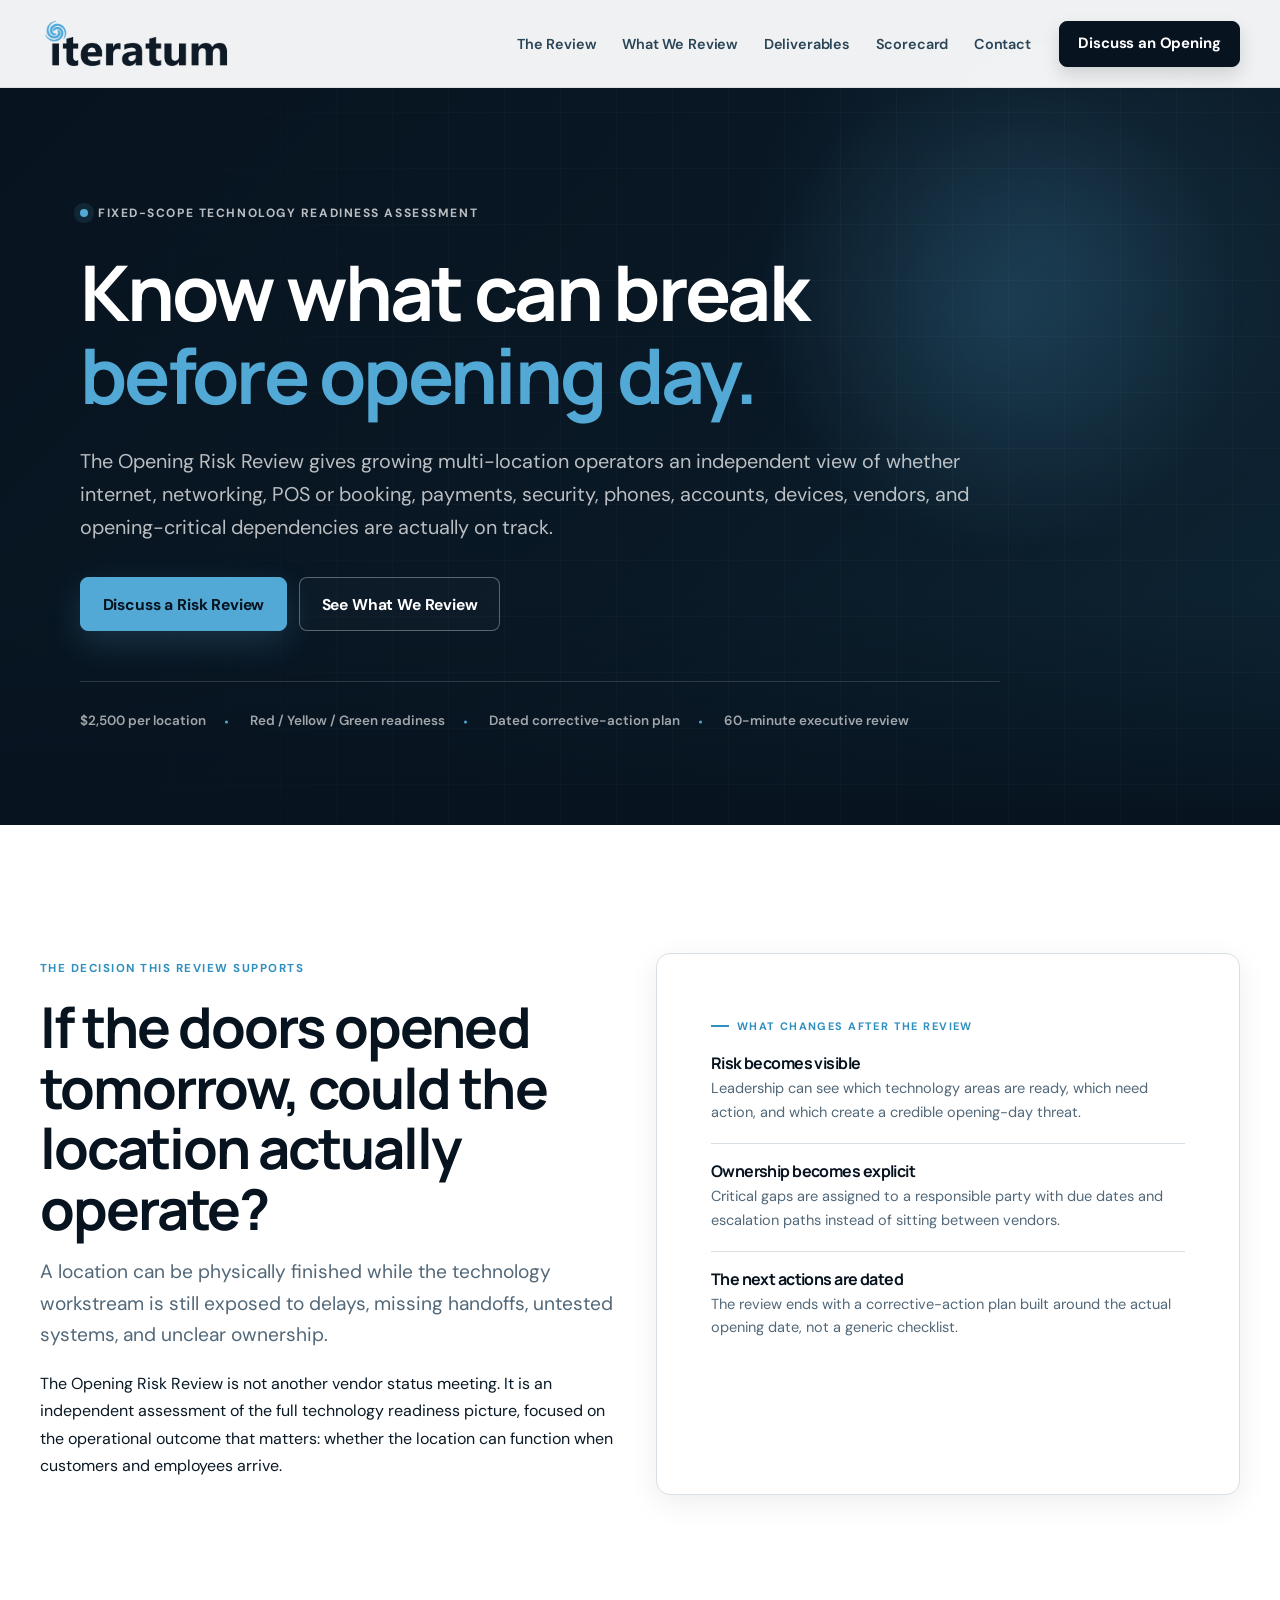
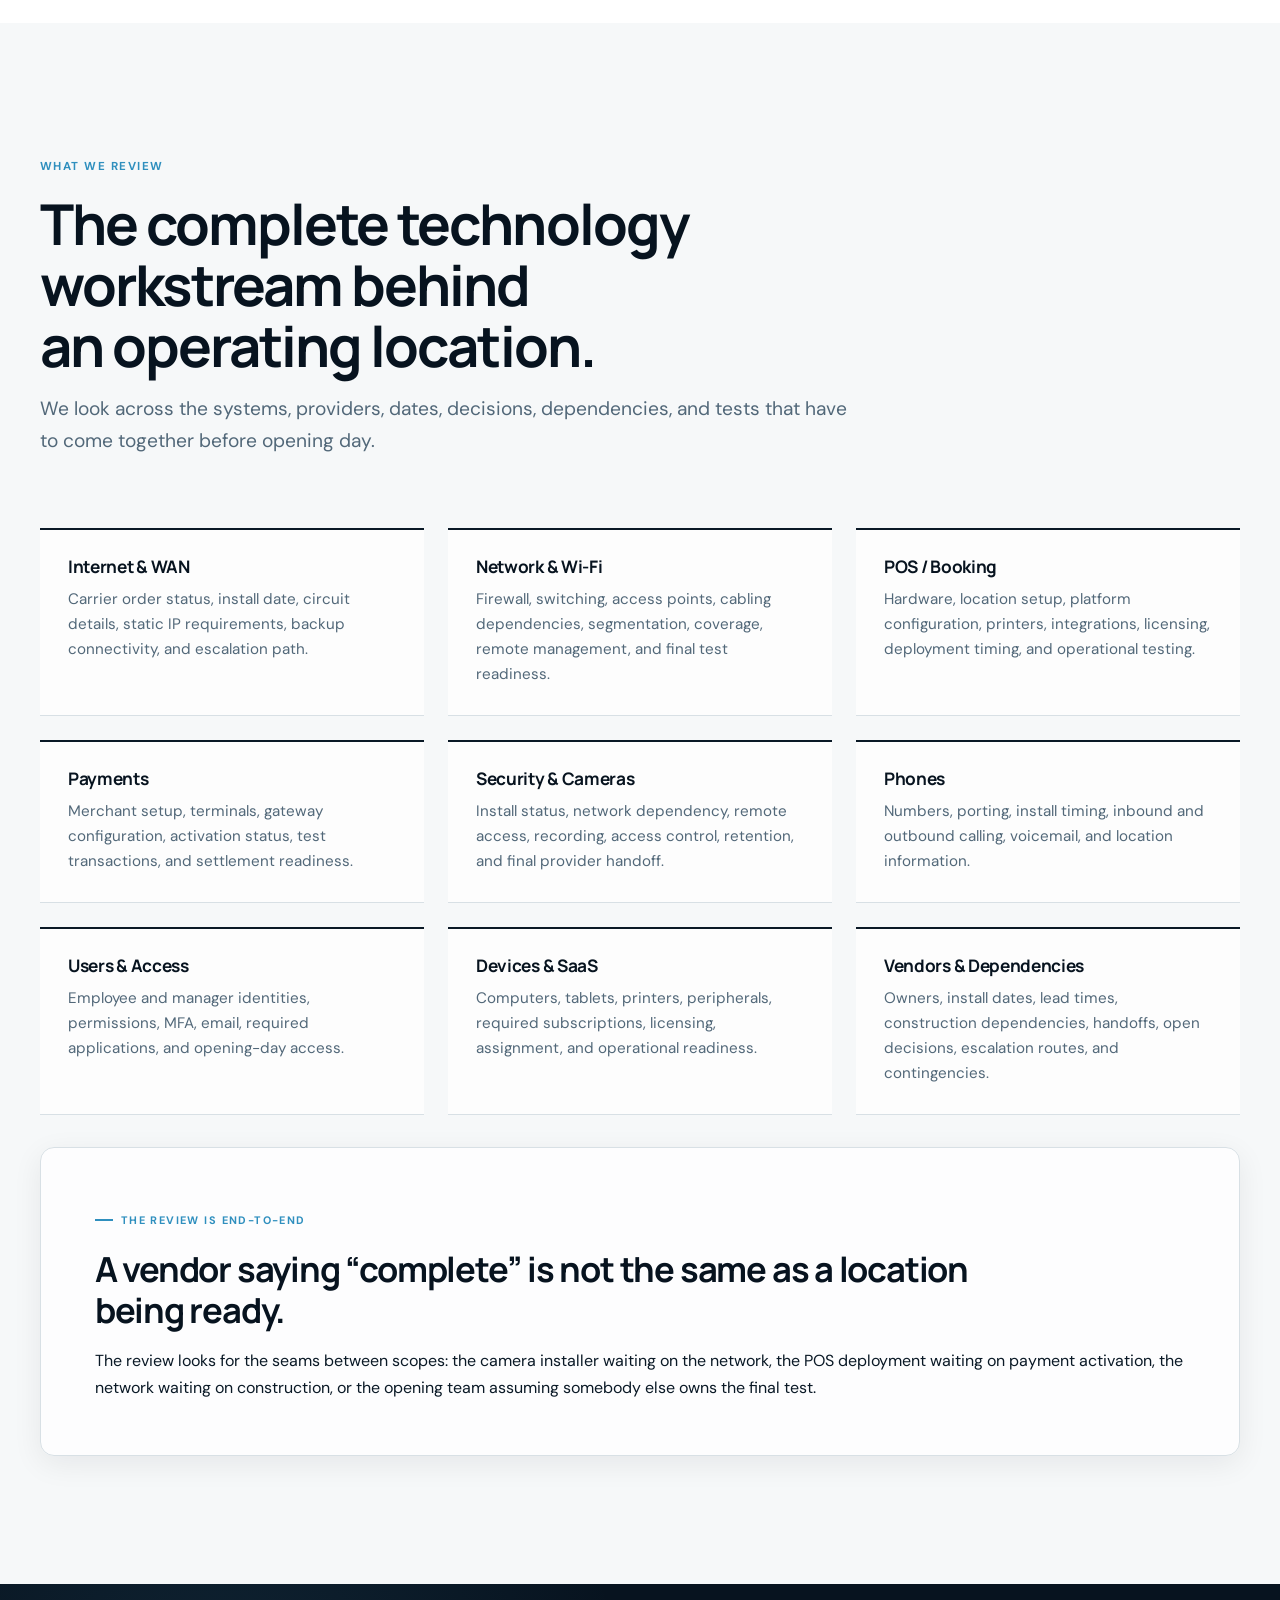
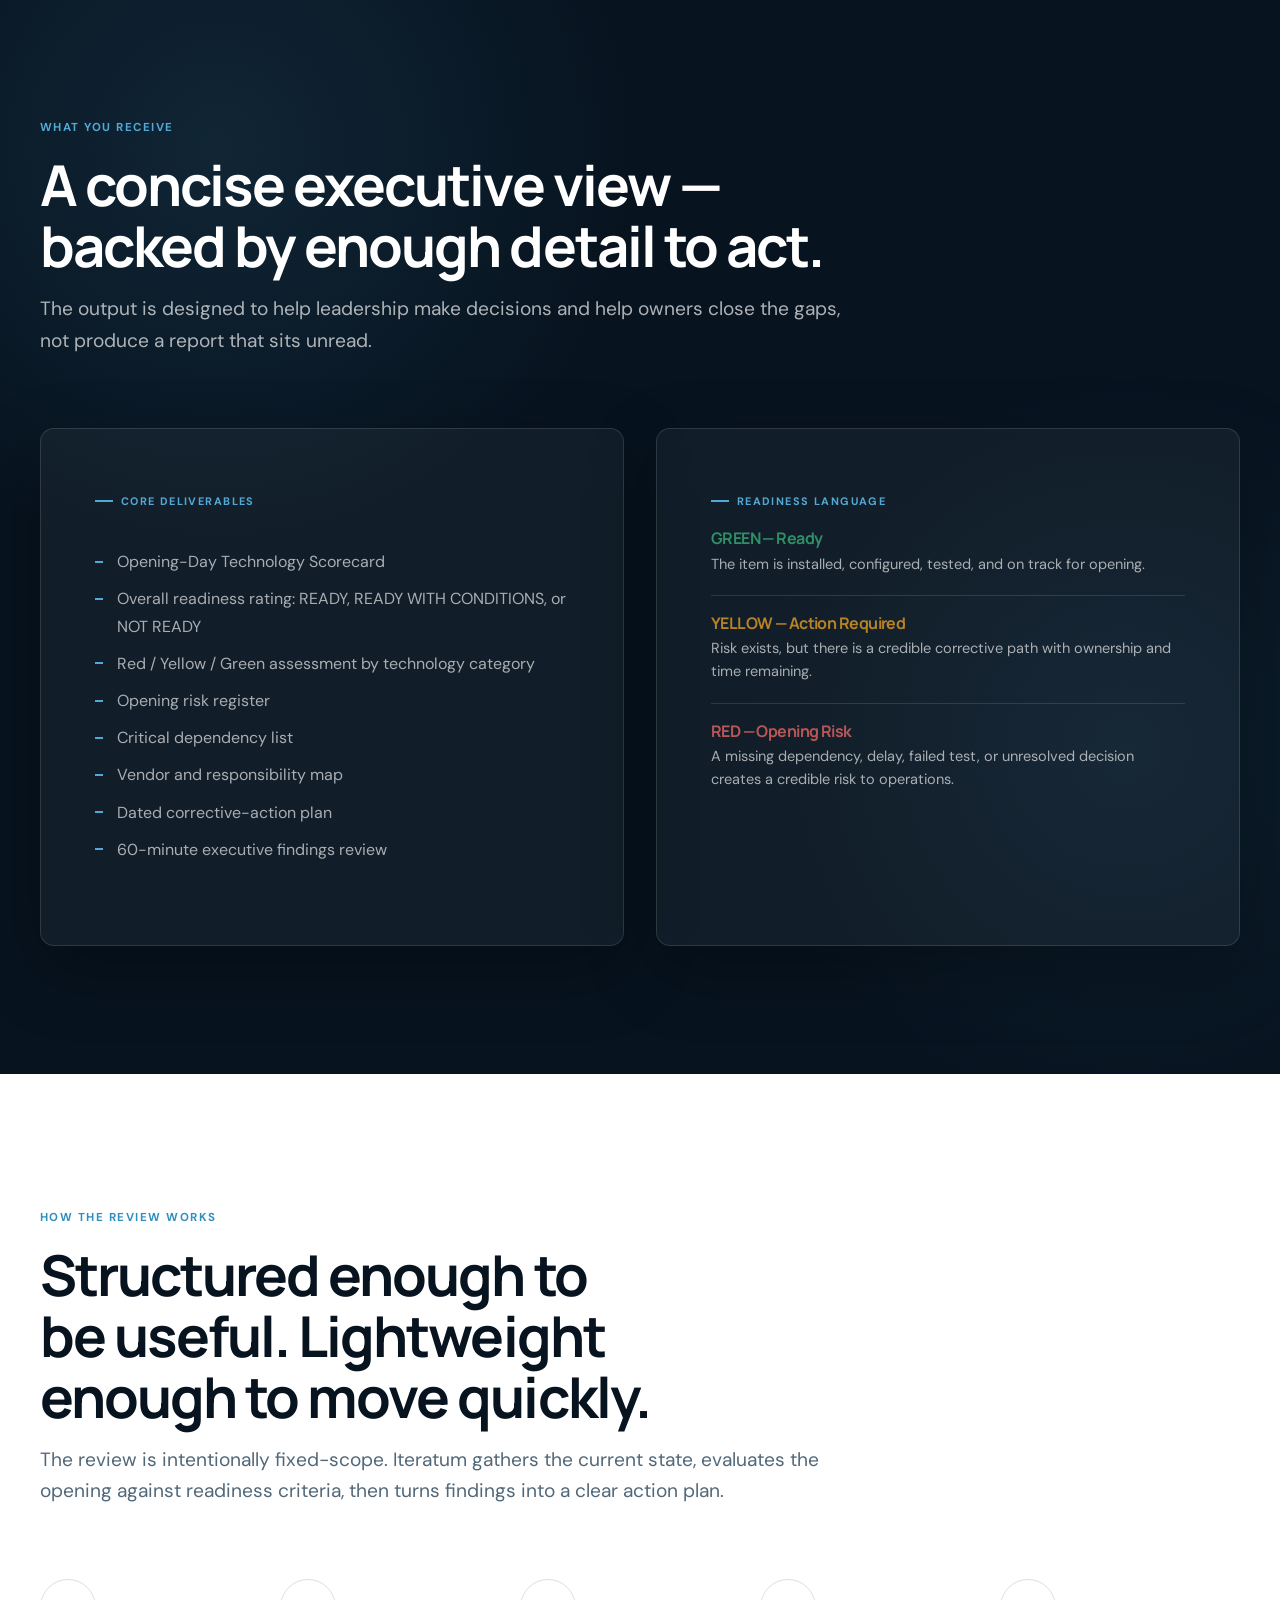
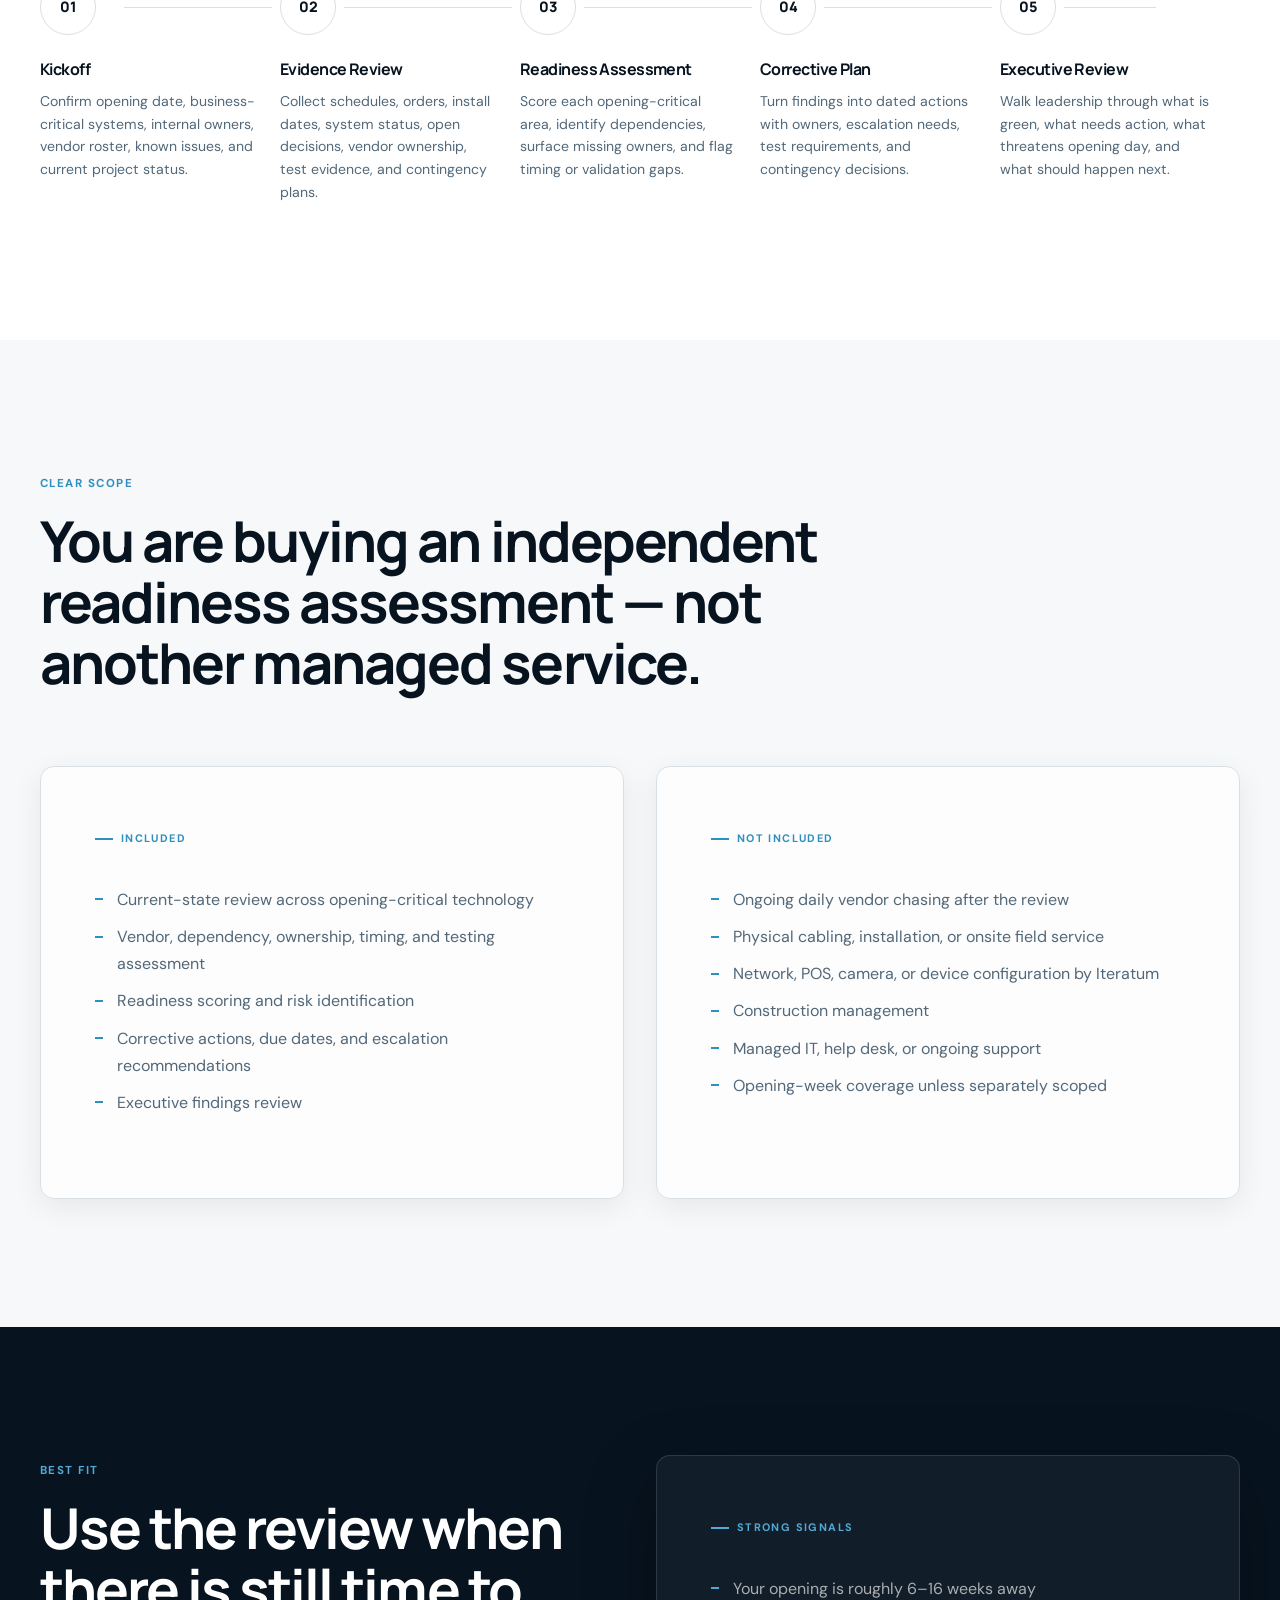
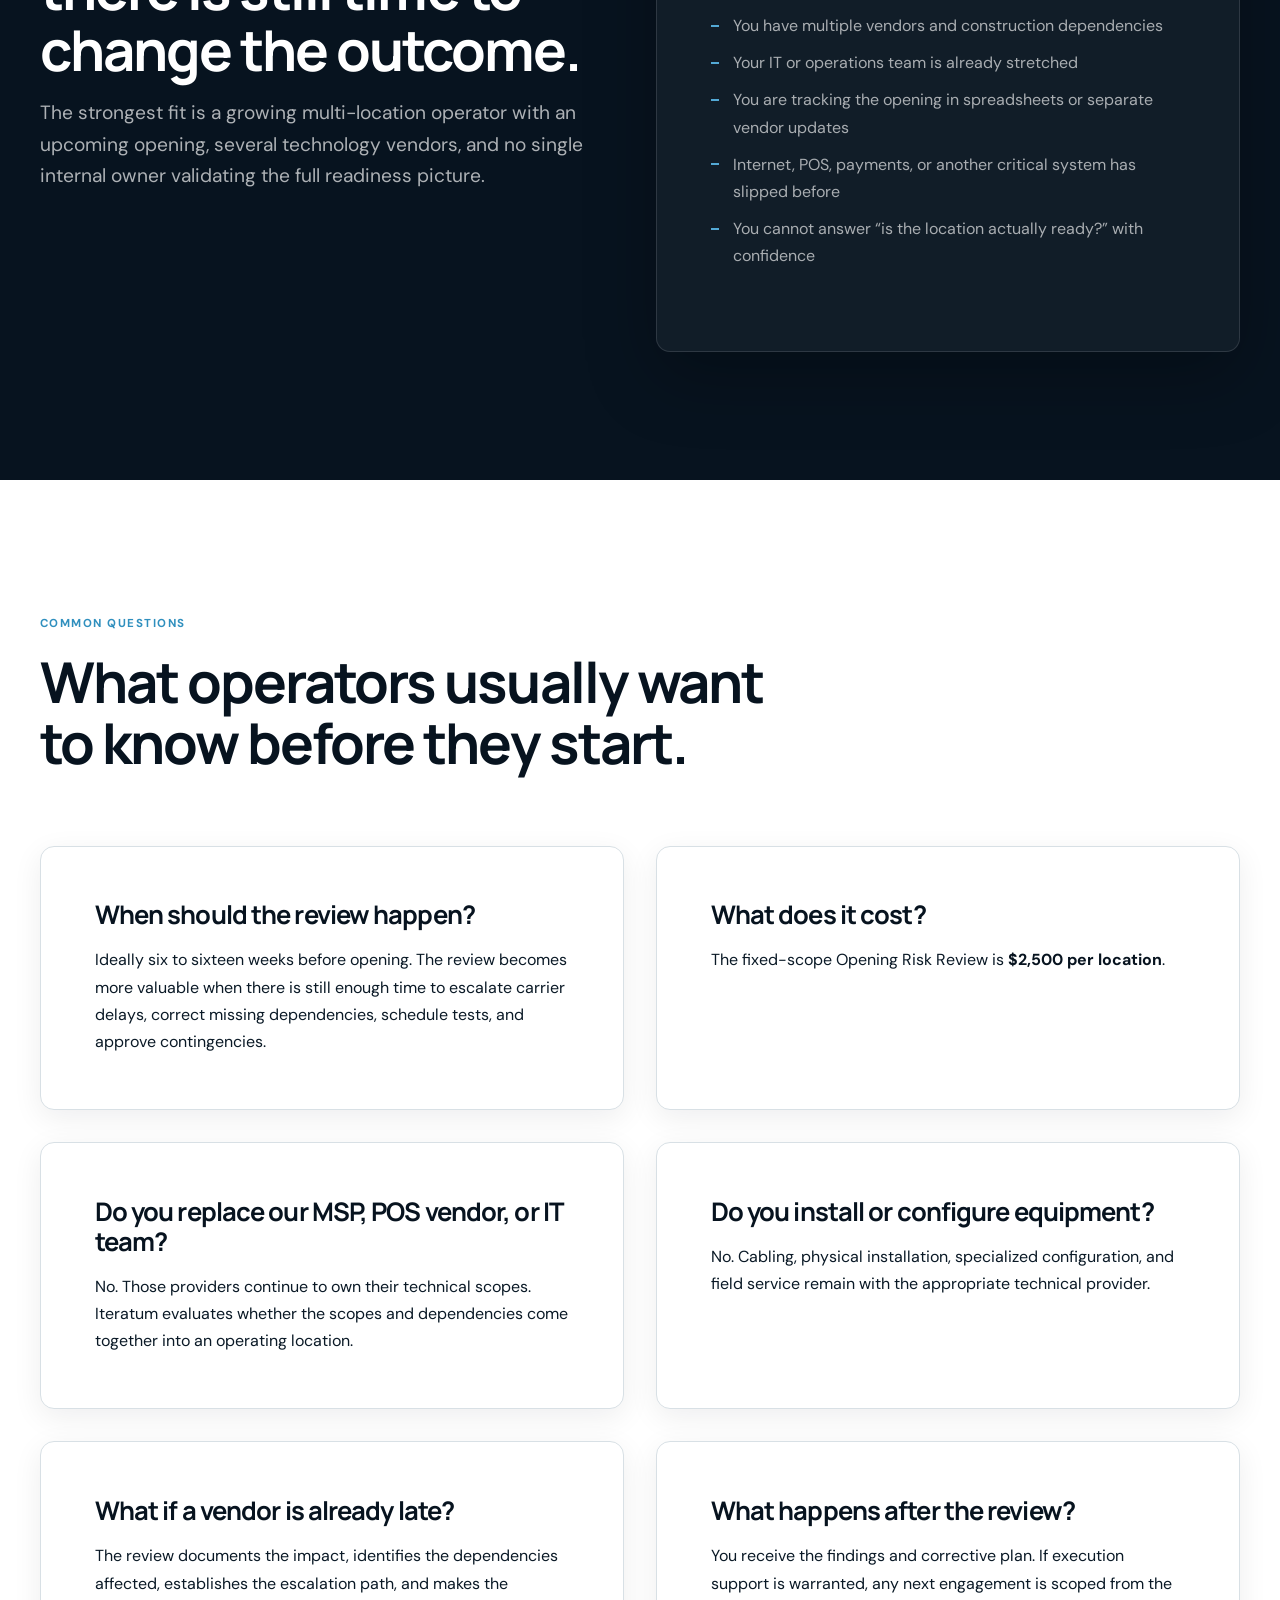
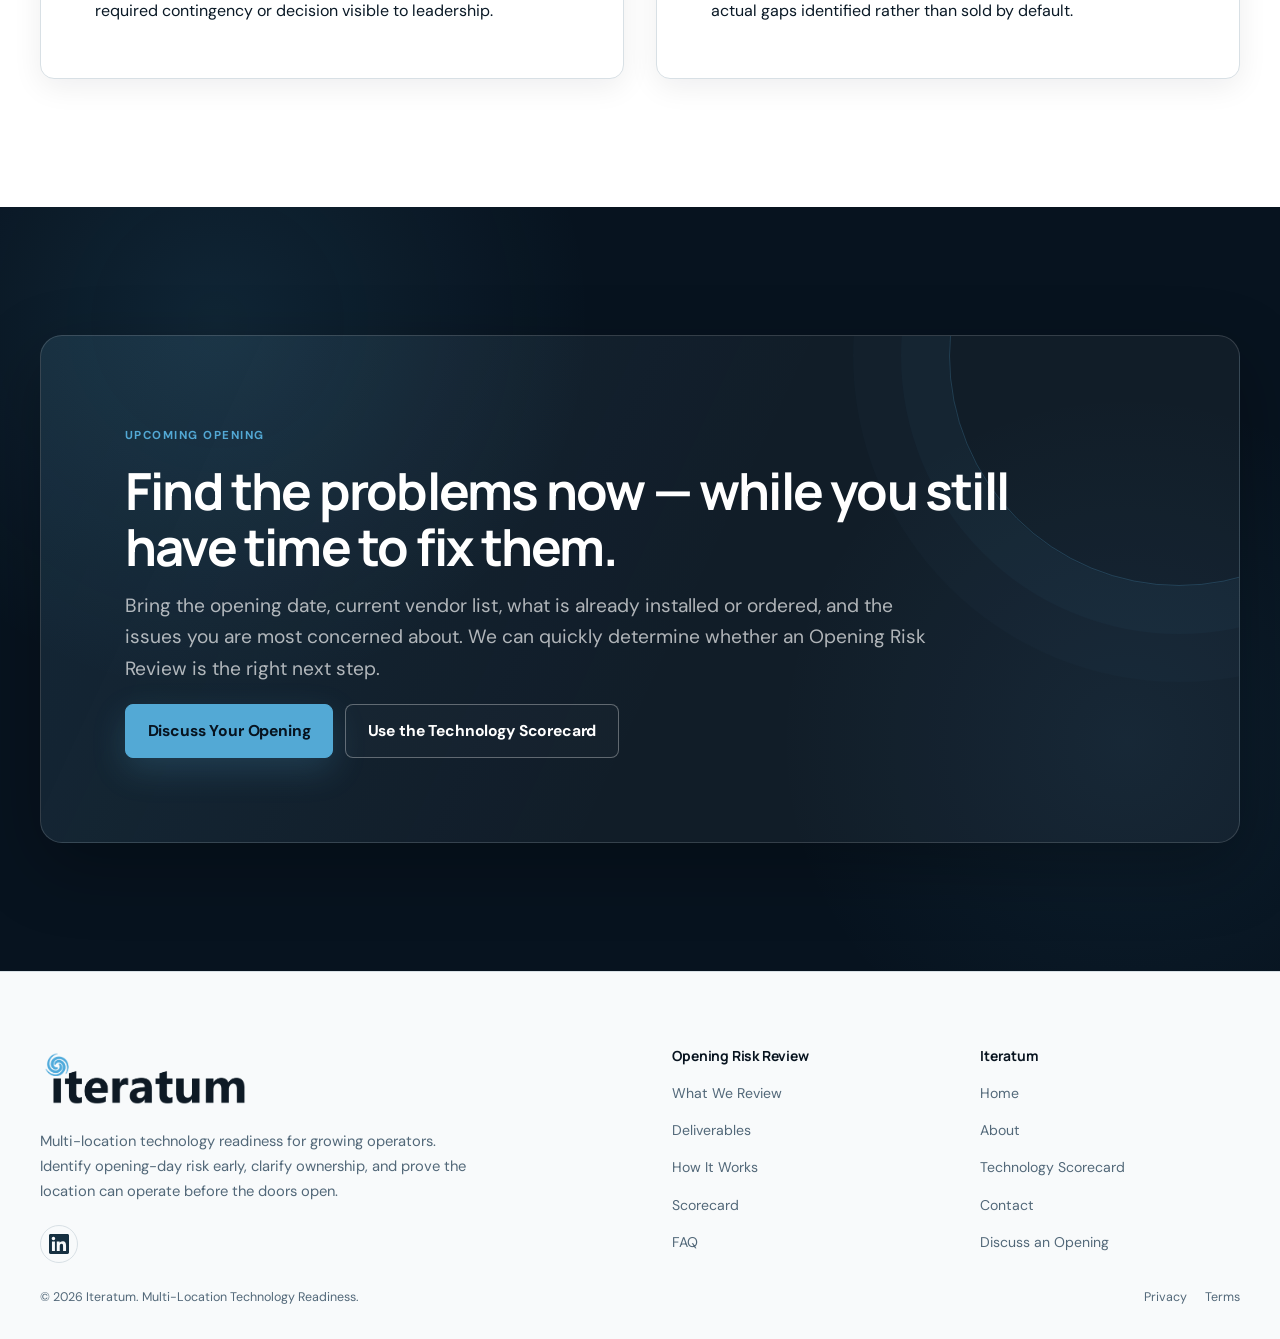
<file: opening-risk-review/index.html>
<!DOCTYPE html>
<html lang="en">
<head>
  <meta charset="UTF-8" />
  <meta name="viewport" content="width=device-width, initial-scale=1.0" />

  <link rel="preconnect" href="https://fonts.googleapis.com" />
  <link rel="preconnect" href="https://fonts.gstatic.com" crossorigin />

  <title>Opening Risk Review | Iteratum</title>
  <meta name="description" content="Iteratum's Opening Risk Review identifies technology risks, missing dependencies, unclear ownership, and untested systems before a new location opens." />
  <meta name="robots" content="index, follow, max-image-preview:large" />
  <link rel="canonical" href="https://iteratum.com/opening-risk-review/" />

  <meta property="og:title" content="Opening Risk Review | Iteratum" />
  <meta property="og:description" content="Know what can break before opening day — while there is still time to fix it." />
  <meta property="og:type" content="website" />
  <meta property="og:url" content="https://iteratum.com/opening-risk-review/" />
  <meta property="og:site_name" content="Iteratum" />
  <meta property="og:image" content="https://iteratum.com/images/og-image.png" />

  <meta name="twitter:card" content="summary_large_image" />
  <meta name="twitter:title" content="Opening Risk Review | Iteratum" />
  <meta name="twitter:description" content="An independent technology-readiness assessment for an upcoming location." />
  <meta name="twitter:image" content="https://iteratum.com/images/og-image.png" />

  <script>document.documentElement.classList.add('js');</script>

  <link rel="icon" href="../images/swirl.png" type="image/png" />
  <link rel="apple-touch-icon" href="../images/swirl.png" />
  <link rel="stylesheet" href="../css/iteratum-complete.css" />

  <script type="application/ld+json">
  {
    "@context": "https://schema.org",
    "@graph": [
      {
        "@type": "Organization",
        "@id": "https://iteratum.com/#organization",
        "name": "Iteratum",
        "url": "https://iteratum.com/",
        "logo": "https://iteratum.com/images/iteratum-logo.png"
      },
      {
        "@type": "WebPage",
        "@id": "https://iteratum.com/opening-risk-review/#webpage",
        "url": "https://iteratum.com/opening-risk-review/",
        "name": "Opening Risk Review | Iteratum",
        "isPartOf": { "@id": "https://iteratum.com/#website" },
        "about": { "@id": "https://iteratum.com/opening-risk-review/#service" }
      },
      {
        "@type": "Service",
        "@id": "https://iteratum.com/opening-risk-review/#service",
        "name": "Opening Risk Review",
        "serviceType": "Technology readiness assessment for a new location opening",
        "provider": { "@id": "https://iteratum.com/#organization" },
        "areaServed": "US",
        "offers": {
          "@type": "Offer",
          "price": "2500",
          "priceCurrency": "USD",
          "description": "Fixed-scope Opening Risk Review for one location"
        },
        "description": "An independent assessment of whether the technology workstream for an upcoming location is on track, including connectivity, networking, POS or booking, payments, security, phones, user access, devices, vendors, dependencies, testing, and contingency planning."
      },
      {
        "@type": "FAQPage",
        "@id": "https://iteratum.com/opening-risk-review/#faq",
        "mainEntity": [
          {
            "@type": "Question",
            "name": "When should an Opening Risk Review happen?",
            "acceptedAnswer": { "@type": "Answer", "text": "Ideally six to sixteen weeks before opening, while there is still time to correct risks, escalate delays, and establish contingencies." }
          },
          {
            "@type": "Question",
            "name": "What does the Opening Risk Review cost?",
            "acceptedAnswer": { "@type": "Answer", "text": "The fixed-scope review is $2,500 per location." }
          },
          {
            "@type": "Question",
            "name": "Does Iteratum install or configure equipment?",
            "acceptedAnswer": { "@type": "Answer", "text": "No. Cabling, physical installation, specialized configuration, and field service remain with the appropriate technical providers." }
          },
          {
            "@type": "Question",
            "name": "What happens after the review?",
            "acceptedAnswer": { "@type": "Answer", "text": "You receive the findings, readiness score, risk register, ownership map, dependency list, corrective-action plan, and executive findings review. Any follow-on work is scoped from the actual gaps identified." }
          }
        ]
      }
    ]
  }
  </script>
</head>

<body>
  <a href="#main-content" class="skip-link">Skip to main content</a>

  <header class="site-header">
    <div class="container header-flex">
      <a href="../" class="brand-logo-link" aria-label="Iteratum home">
        <img src="../images/iteratum-logo.png" alt="Iteratum" class="brand-logo" width="218" height="64" />
      </a>

      <button type="button" class="mobile-menu-toggle" aria-label="Open navigation" aria-expanded="false" aria-controls="main-navigation">
        <svg xmlns="http://www.w3.org/2000/svg" width="28" height="28" viewBox="0 0 24 24" fill="none" stroke="currentColor" stroke-width="2" stroke-linecap="round" stroke-linejoin="round" aria-hidden="true">
          <line x1="3" y1="6" x2="21" y2="6"></line>
          <line x1="3" y1="12" x2="21" y2="12"></line>
          <line x1="3" y1="18" x2="21" y2="18"></line>
        </svg>
      </button>

      <nav class="main-nav" id="main-navigation" aria-label="Main navigation">
        <ul class="nav-links">
          <li><a href="#review">The Review</a></li>
          <li><a href="#scope">What We Review</a></li>
          <li><a href="#deliverables">Deliverables</a></li>
          <li><a href="../resources/opening-day-technology-scorecard/">Scorecard</a></li>
                  <li><a href="../contact/">Contact</a></li>
        </ul>
        <div class="nav-cta">
          <a class="btn btn-primary" href="../contact/">Discuss an Opening</a>
        </div>
      </nav>
    </div>
  </header>

  <main id="main-content">
    <section class="hero page-hero" id="top">
      <div class="hero-overlay" aria-hidden="true"></div>
      <div class="hero-mesh" aria-hidden="true"></div>

      <div class="hero-content">
        <div class="hero-badge">
          <span class="hero-badge-dot" aria-hidden="true"></span>
          Fixed-Scope Technology Readiness Assessment
        </div>

        <h1 class="hero-title">Know what can break <span class="text-gradient">before opening day.</span></h1>

        <p class="hero-subtitle">The Opening Risk Review gives growing multi-location operators an independent view of whether internet, networking, POS or booking, payments, security, phones, accounts, devices, vendors, and opening-critical dependencies are actually on track.</p>

        <div class="hero-cta">
          <a class="btn btn-primary btn-lg" href="https://cal.com/jonwoods" target="_blank" rel="noopener">Discuss a Risk Review</a>
          <a class="btn btn-secondary btn-lg" href="#scope">See What We Review</a>
        </div>

        <div class="hero-trust" aria-label="Opening Risk Review summary">
          <div class="hero-trust-item">$2,500 per location</div>
          <div class="hero-trust-item">Red / Yellow / Green readiness</div>
          <div class="hero-trust-item">Dated corrective-action plan</div>
          <div class="hero-trust-item">60-minute executive review</div>
        </div>
      </div>
    </section>

    <section class="section" id="review">
      <div class="container">
        <div class="grid grid-cols-2 gap-8">
          <div class="reveal-left">
            <span class="section-eyebrow">The Decision This Review Supports</span>
            <h2>If the doors opened tomorrow, could the location actually operate?</h2>
            <p class="lead">A location can be physically finished while the technology workstream is still exposed to delays, missing handoffs, untested systems, and unclear ownership.</p>
            <p>The Opening Risk Review is not another vendor status meeting. It is an independent assessment of the full technology readiness picture, focused on the operational outcome that matters: whether the location can function when customers and employees arrive.</p>
          </div>

          <article class="case-file reveal-right">
            <span class="file-tab">What Changes After the Review</span>
            <div class="deliverable-list">
              <div class="deliverable-item">
                <h3 class="deliverable-title">Risk becomes visible</h3>
                <p class="deliverable-description">Leadership can see which technology areas are ready, which need action, and which create a credible opening-day threat.</p>
              </div>
              <div class="deliverable-item">
                <h3 class="deliverable-title">Ownership becomes explicit</h3>
                <p class="deliverable-description">Critical gaps are assigned to a responsible party with due dates and escalation paths instead of sitting between vendors.</p>
              </div>
              <div class="deliverable-item">
                <h3 class="deliverable-title">The next actions are dated</h3>
                <p class="deliverable-description">The review ends with a corrective-action plan built around the actual opening date, not a generic checklist.</p>
              </div>
            </div>
          </article>
        </div>
      </div>
    </section>

    <section class="section section-light" id="scope">
      <div class="container">
        <header class="section-header reveal">
          <span class="section-eyebrow">What We Review</span>
          <h2>The complete technology workstream behind an operating location.</h2>
          <p class="lead">We look across the systems, providers, dates, decisions, dependencies, and tests that have to come together before opening day.</p>
        </header>

        <div class="grid grid-cols-3 gap-6 reveal-stagger">
          <article class="card"><h3 class="card-title">Internet & WAN</h3><p class="card-description">Carrier order status, install date, circuit details, static IP requirements, backup connectivity, and escalation path.</p></article>
          <article class="card"><h3 class="card-title">Network & Wi-Fi</h3><p class="card-description">Firewall, switching, access points, cabling dependencies, segmentation, coverage, remote management, and final test readiness.</p></article>
          <article class="card"><h3 class="card-title">POS / Booking</h3><p class="card-description">Hardware, location setup, platform configuration, printers, integrations, licensing, deployment timing, and operational testing.</p></article>
          <article class="card"><h3 class="card-title">Payments</h3><p class="card-description">Merchant setup, terminals, gateway configuration, activation status, test transactions, and settlement readiness.</p></article>
          <article class="card"><h3 class="card-title">Security & Cameras</h3><p class="card-description">Install status, network dependency, remote access, recording, access control, retention, and final provider handoff.</p></article>
          <article class="card"><h3 class="card-title">Phones</h3><p class="card-description">Numbers, porting, install timing, inbound and outbound calling, voicemail, and location information.</p></article>
          <article class="card"><h3 class="card-title">Users & Access</h3><p class="card-description">Employee and manager identities, permissions, MFA, email, required applications, and opening-day access.</p></article>
          <article class="card"><h3 class="card-title">Devices & SaaS</h3><p class="card-description">Computers, tablets, printers, peripherals, required subscriptions, licensing, assignment, and operational readiness.</p></article>
          <article class="card"><h3 class="card-title">Vendors & Dependencies</h3><p class="card-description">Owners, install dates, lead times, construction dependencies, handoffs, open decisions, escalation routes, and contingencies.</p></article>
        </div>

        <article class="case-file reveal mt-8">
          <span class="file-tab">The Review Is End-to-End</span>
          <h3 class="case-file-title">A vendor saying “complete” is not the same as a location being ready.</h3>
          <p>The review looks for the seams between scopes: the camera installer waiting on the network, the POS deployment waiting on payment activation, the network waiting on construction, or the opening team assuming somebody else owns the final test.</p>
        </article>
      </div>
    </section>

    <section class="section section-dark section-mesh" id="deliverables">
      <div class="container">
        <header class="section-header reveal">
          <span class="section-eyebrow">What You Receive</span>
          <h2>A concise executive view — backed by enough detail to act.</h2>
          <p class="lead">The output is designed to help leadership make decisions and help owners close the gaps, not produce a report that sits unread.</p>
        </header>

        <div class="grid grid-cols-2 gap-8">
          <article class="case-file reveal-left">
            <span class="file-tab">Core Deliverables</span>
            <ul>
              <li>Opening-Day Technology Scorecard</li>
              <li>Overall readiness rating: READY, READY WITH CONDITIONS, or NOT READY</li>
              <li>Red / Yellow / Green assessment by technology category</li>
              <li>Opening risk register</li>
              <li>Critical dependency list</li>
              <li>Vendor and responsibility map</li>
              <li>Dated corrective-action plan</li>
              <li>60-minute executive findings review</li>
            </ul>
          </article>

          <article class="case-file reveal-right">
            <span class="file-tab">Readiness Language</span>
            <div class="deliverable-list">
              <div class="deliverable-item"><h3 class="deliverable-title status-green">GREEN — Ready</h3><p class="deliverable-description">The item is installed, configured, tested, and on track for opening.</p></div>
              <div class="deliverable-item"><h3 class="deliverable-title status-yellow">YELLOW — Action Required</h3><p class="deliverable-description">Risk exists, but there is a credible corrective path with ownership and time remaining.</p></div>
              <div class="deliverable-item"><h3 class="deliverable-title status-red">RED — Opening Risk</h3><p class="deliverable-description">A missing dependency, delay, failed test, or unresolved decision creates a credible risk to operations.</p></div>
            </div>
          </article>
        </div>
      </div>
    </section>

    <section class="section" id="process">
      <div class="container">
        <header class="section-header reveal">
          <span class="section-eyebrow">How the Review Works</span>
          <h2>Structured enough to be useful. Lightweight enough to move quickly.</h2>
          <p class="lead">The review is intentionally fixed-scope. Iteratum gathers the current state, evaluates the opening against readiness criteria, then turns findings into a clear action plan.</p>
        </header>

        <div class="process-grid review-process-grid reveal-stagger">
          <div class="process-step"><div class="process-number">01</div><h3 class="process-title">Kickoff</h3><p class="process-description">Confirm opening date, business-critical systems, internal owners, vendor roster, known issues, and current project status.</p></div>
          <div class="process-step"><div class="process-number">02</div><h3 class="process-title">Evidence Review</h3><p class="process-description">Collect schedules, orders, install dates, system status, open decisions, vendor ownership, test evidence, and contingency plans.</p></div>
          <div class="process-step"><div class="process-number">03</div><h3 class="process-title">Readiness Assessment</h3><p class="process-description">Score each opening-critical area, identify dependencies, surface missing owners, and flag timing or validation gaps.</p></div>
          <div class="process-step"><div class="process-number">04</div><h3 class="process-title">Corrective Plan</h3><p class="process-description">Turn findings into dated actions with owners, escalation needs, test requirements, and contingency decisions.</p></div>
          <div class="process-step"><div class="process-number">05</div><h3 class="process-title">Executive Review</h3><p class="process-description">Walk leadership through what is green, what needs action, what threatens opening day, and what should happen next.</p></div>
        </div>
      </div>
    </section>

    <section class="section section-light" id="boundaries">
      <div class="container">
        <header class="section-header reveal">
          <span class="section-eyebrow">Clear Scope</span>
          <h2>You are buying an independent readiness assessment — not another managed service.</h2>
        </header>

        <div class="grid grid-cols-2 gap-8">
          <article class="case-file reveal-left">
            <span class="file-tab">Included</span>
            <ul>
              <li>Current-state review across opening-critical technology</li>
              <li>Vendor, dependency, ownership, timing, and testing assessment</li>
              <li>Readiness scoring and risk identification</li>
              <li>Corrective actions, due dates, and escalation recommendations</li>
              <li>Executive findings review</li>
            </ul>
          </article>

          <article class="case-file reveal-right">
            <span class="file-tab">Not Included</span>
            <ul>
              <li>Ongoing daily vendor chasing after the review</li>
              <li>Physical cabling, installation, or onsite field service</li>
              <li>Network, POS, camera, or device configuration by Iteratum</li>
              <li>Construction management</li>
              <li>Managed IT, help desk, or ongoing support</li>
              <li>Opening-week coverage unless separately scoped</li>
            </ul>
          </article>
        </div>
      </div>
    </section>

    <section class="section section-dark" id="fit">
      <div class="container">
        <div class="grid grid-cols-2 gap-8">
          <div class="reveal-left">
            <span class="section-eyebrow">Best Fit</span>
            <h2>Use the review when there is still time to change the outcome.</h2>
            <p class="lead">The strongest fit is a growing multi-location operator with an upcoming opening, several technology vendors, and no single internal owner validating the full readiness picture.</p>
          </div>

          <article class="case-file reveal-right">
            <span class="file-tab">Strong Signals</span>
            <ul>
              <li>Your opening is roughly 6–16 weeks away</li>
              <li>You have multiple vendors and construction dependencies</li>
              <li>Your IT or operations team is already stretched</li>
              <li>You are tracking the opening in spreadsheets or separate vendor updates</li>
              <li>Internet, POS, payments, or another critical system has slipped before</li>
              <li>You cannot answer “is the location actually ready?” with confidence</li>
            </ul>
          </article>
        </div>
      </div>
    </section>

    <section class="section" id="faq">
      <div class="container">
        <header class="section-header reveal">
          <span class="section-eyebrow">Common Questions</span>
          <h2>What operators usually want to know before they start.</h2>
        </header>

        <div class="grid grid-cols-2 gap-8 reveal-stagger">
          <article class="case-file"><h3 class="case-file-title">When should the review happen?</h3><p>Ideally six to sixteen weeks before opening. The review becomes more valuable when there is still enough time to escalate carrier delays, correct missing dependencies, schedule tests, and approve contingencies.</p></article>
          <article class="case-file"><h3 class="case-file-title">What does it cost?</h3><p>The fixed-scope Opening Risk Review is <strong>$2,500 per location</strong>.</p></article>
          <article class="case-file"><h3 class="case-file-title">Do you replace our MSP, POS vendor, or IT team?</h3><p>No. Those providers continue to own their technical scopes. Iteratum evaluates whether the scopes and dependencies come together into an operating location.</p></article>
          <article class="case-file"><h3 class="case-file-title">Do you install or configure equipment?</h3><p>No. Cabling, physical installation, specialized configuration, and field service remain with the appropriate technical provider.</p></article>
          <article class="case-file"><h3 class="case-file-title">What if a vendor is already late?</h3><p>The review documents the impact, identifies the dependencies affected, establishes the escalation path, and makes the required contingency or decision visible to leadership.</p></article>
          <article class="case-file"><h3 class="case-file-title">What happens after the review?</h3><p>You receive the findings and corrective plan. If execution support is warranted, any next engagement is scoped from the actual gaps identified rather than sold by default.</p></article>
        </div>
      </div>
    </section>

    <section class="section section-dark section-mesh" id="contact">
      <div class="container">
        <div class="cta-box reveal-scale">
          <div class="cta-content">
            <span class="section-eyebrow">Upcoming Opening</span>
            <h2>Find the problems now — while you still have time to fix them.</h2>
            <p class="lead">Bring the opening date, current vendor list, what is already installed or ordered, and the issues you are most concerned about. We can quickly determine whether an Opening Risk Review is the right next step.</p>
            <div class="hero-cta">
              <a href="https://cal.com/jonwoods" class="btn btn-primary btn-lg" target="_blank" rel="noopener">Discuss Your Opening</a>
              <a href="../resources/opening-day-technology-scorecard/" class="btn btn-secondary btn-lg">Use the Technology Scorecard</a>
            </div>
          </div>
        </div>
      </div>
    </section>
  </main>

  <footer class="site-footer">
    <div class="container">
      <div class="footer-grid phase1-footer-grid">
        <div class="footer-brand">
          <div class="footer-logo"><img src="../images/iteratum-logo.png" alt="Iteratum" /></div>
          <p class="footer-tagline">Multi-location technology readiness for growing operators. Identify opening-day risk early, clarify ownership, and prove the location can operate before the doors open.</p>
          <div class="footer-social">
            <a href="https://linkedin.com/company/iteratum" class="footer-social-link" aria-label="Iteratum on LinkedIn" target="_blank" rel="noopener">
              <svg xmlns="http://www.w3.org/2000/svg" width="20" height="20" viewBox="0 0 24 24" fill="currentColor" aria-hidden="true"><path d="M20.447 20.452h-3.554v-5.569c0-1.328-.027-3.037-1.852-3.037-1.853 0-2.136 1.445-2.136 2.939v5.667H9.351V9h3.414v1.561h.046c.477-.9 1.637-1.85 3.37-1.85 3.601 0 4.267 2.37 4.267 5.455v6.286zM5.337 7.433c-1.144 0-2.063-.926-2.063-2.065 0-1.138.92-2.063 2.063-2.063 1.14 0 2.064.925 2.064 2.063 0 1.139-.925 2.065-2.064 2.065zm1.782 13.019H3.555V9h3.564v11.452zM22.225 0H1.771C.792 0 0 .774 0 1.729v20.542C0 23.227.792 24 1.771 24h20.451C23.2 24 24 23.227 24 22.271V1.729C24 .774 23.2 0 22.222 0h.003z"/></svg>
            </a>
          </div>
        </div>

        <div class="footer-column">
          <h4>Opening Risk Review</h4>
          <ul class="footer-links">
            <li><a href="#scope">What We Review</a></li>
            <li><a href="#deliverables">Deliverables</a></li>
            <li><a href="#process">How It Works</a></li>
            <li><a href="../resources/opening-day-technology-scorecard/">Scorecard</a></li>
          <li><a href="#faq">FAQ</a></li>
          </ul>
        </div>

        <div class="footer-column">
          <h4>Iteratum</h4>
          <ul class="footer-links">
            <li><a href="../">Home</a></li>
            <li><a href="../#about">About</a></li>
            <li><a href="../resources/opening-day-technology-scorecard/">Technology Scorecard</a></li>
            <li><a href="../contact/">Contact</a></li>
            <li><a href="https://cal.com/jonwoods" target="_blank" rel="noopener">Discuss an Opening</a></li>
          </ul>
        </div>
      </div>

      <div class="footer-bottom">
        <p class="footer-copyright">© 2026 Iteratum. Multi-Location Technology Readiness.</p>
        <div class="footer-legal">
          <a href="https://iteratum.com/privacy.html">Privacy</a>
          <a href="https://iteratum.com/terms.html">Terms</a>
        </div>
      </div>
    </div>
  </footer>

  <script src="../js/site.js" defer></script>
  <script data-collect-dnt="true" async src="https://scripts.simpleanalyticscdn.com/latest.js"></script>
</body>
</html>
</file>
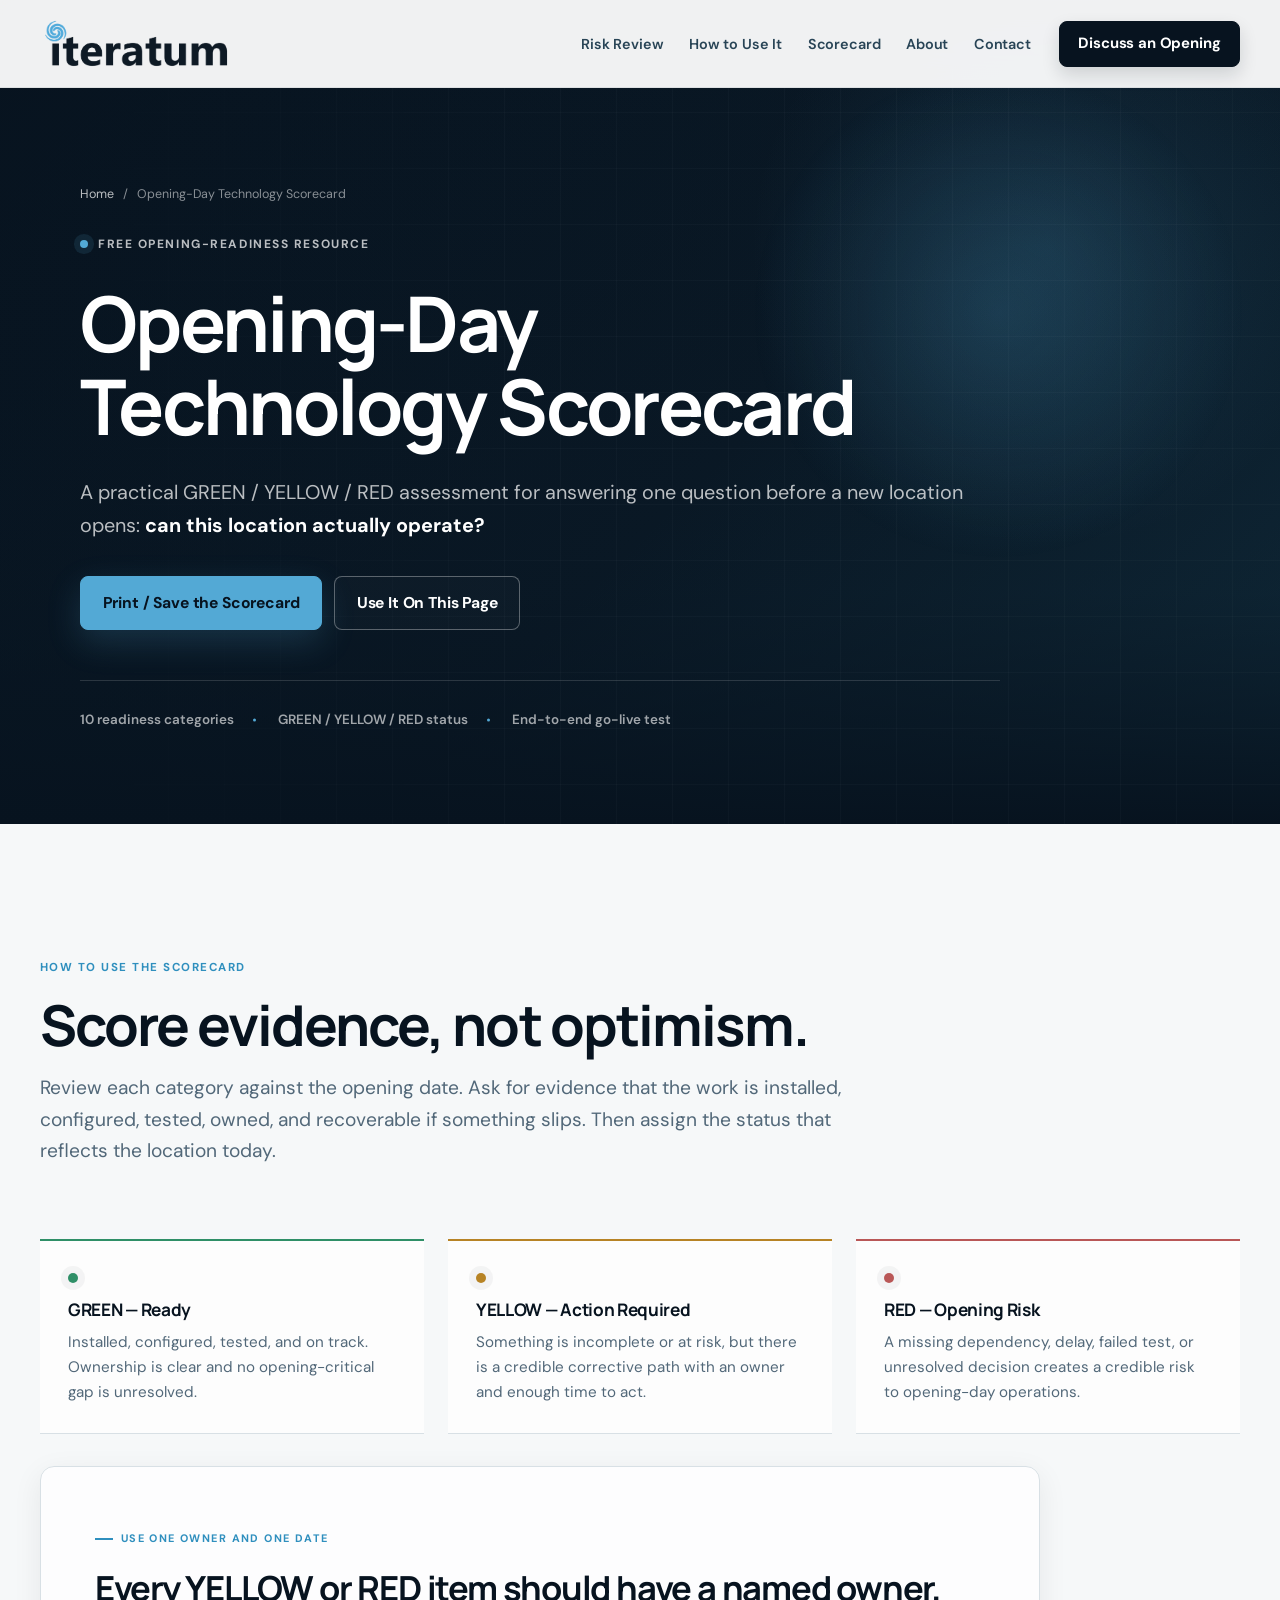
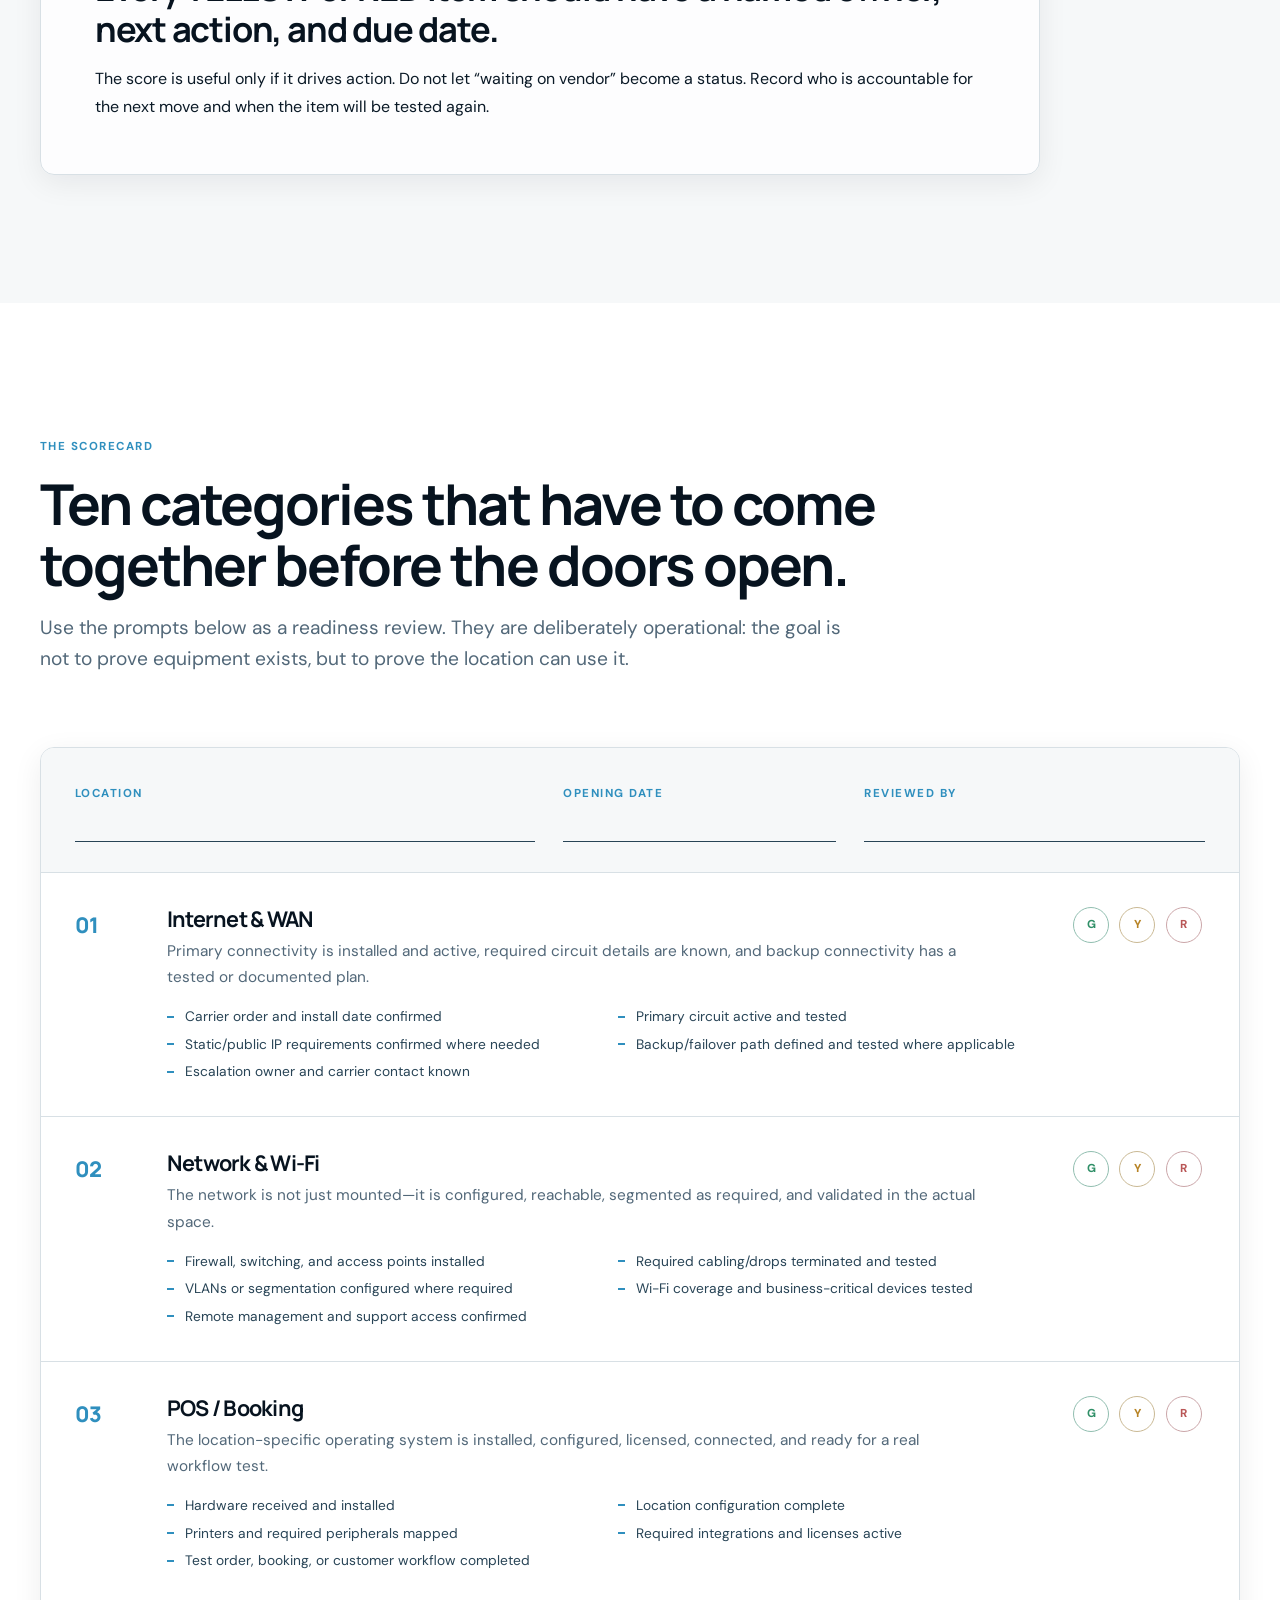
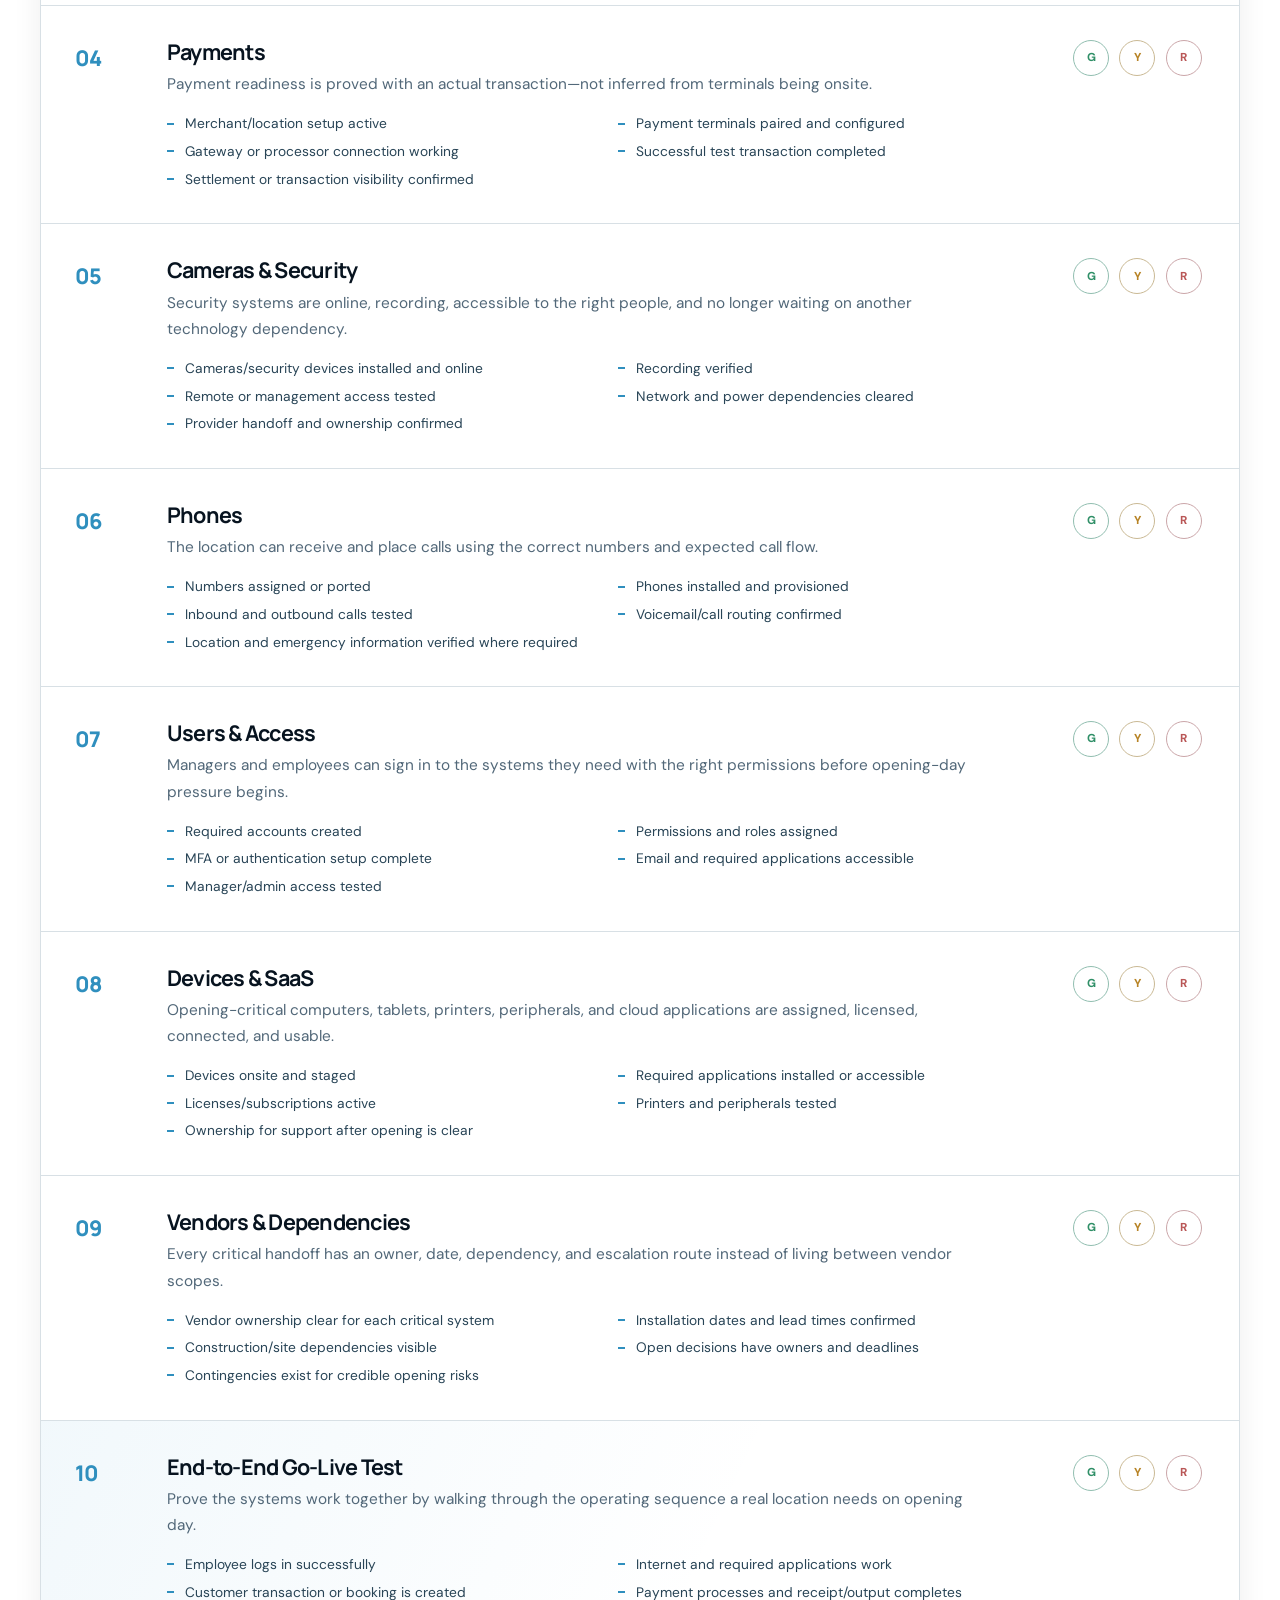
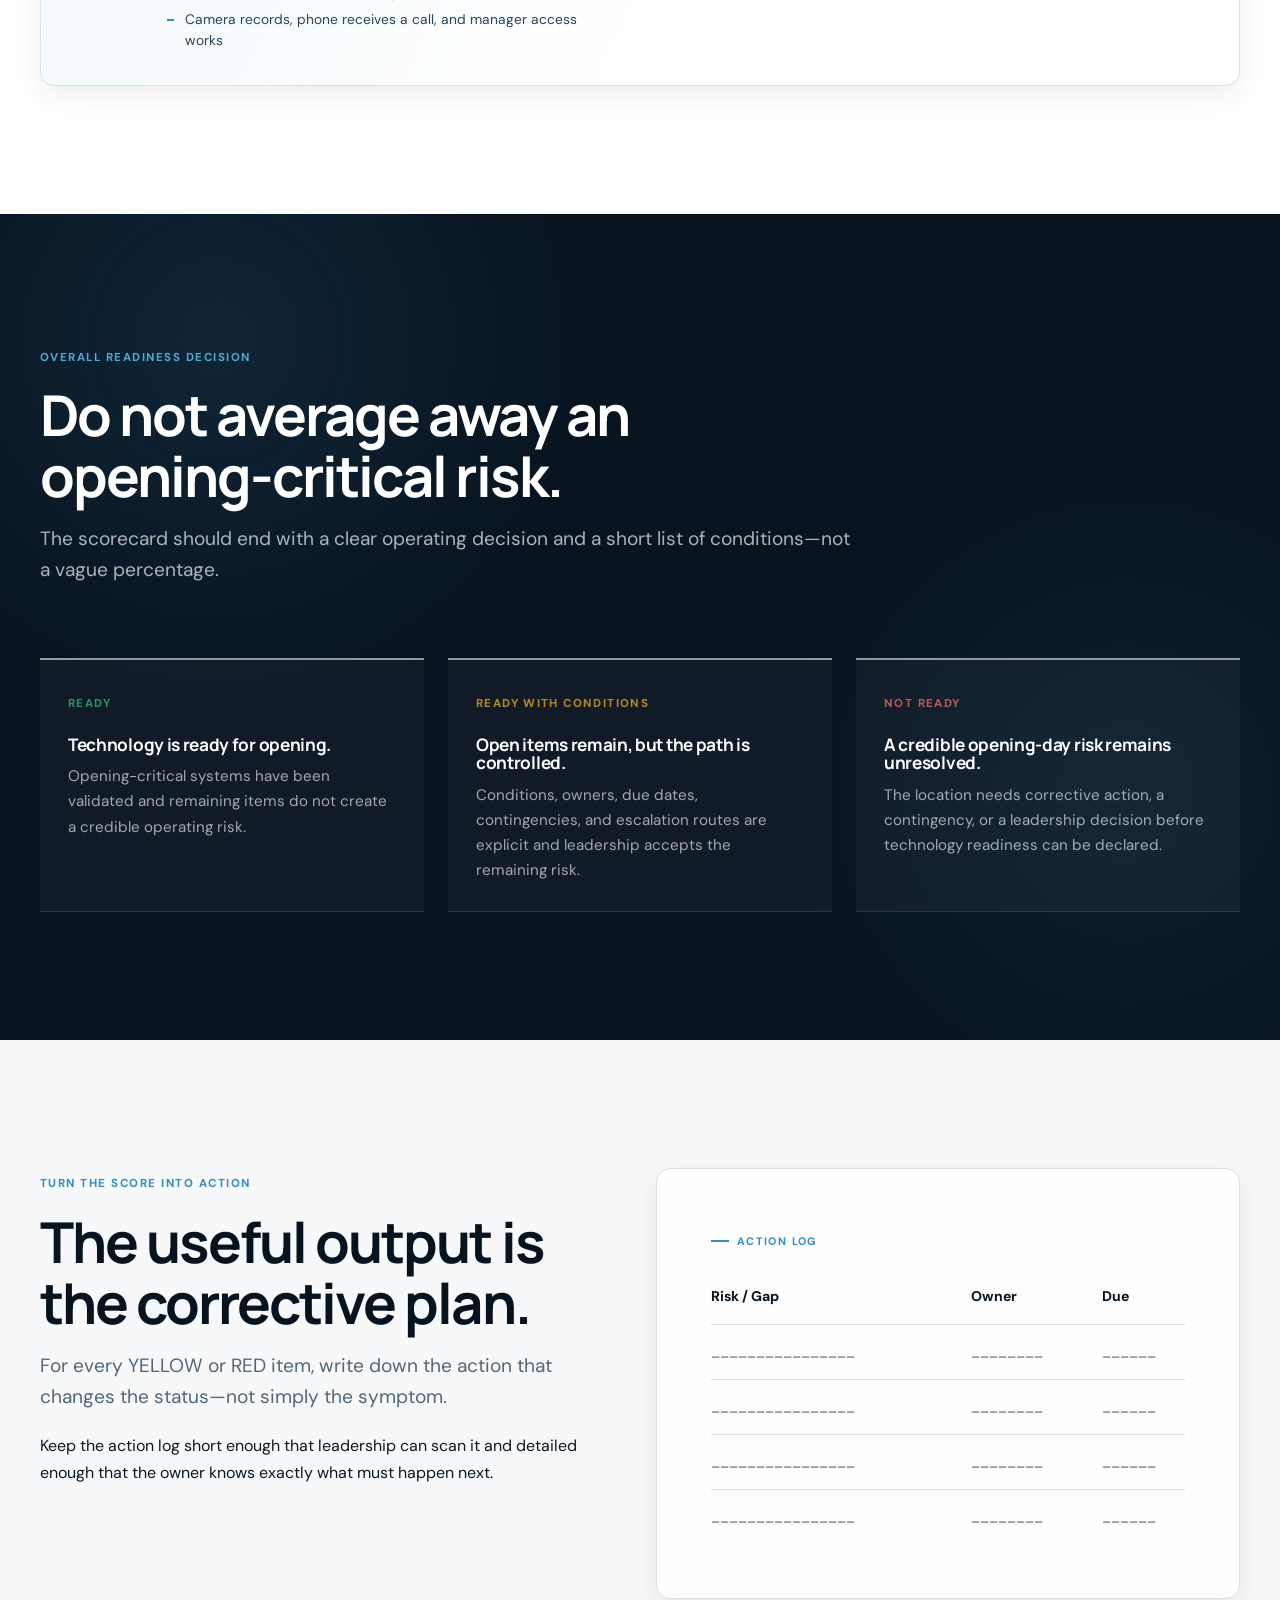
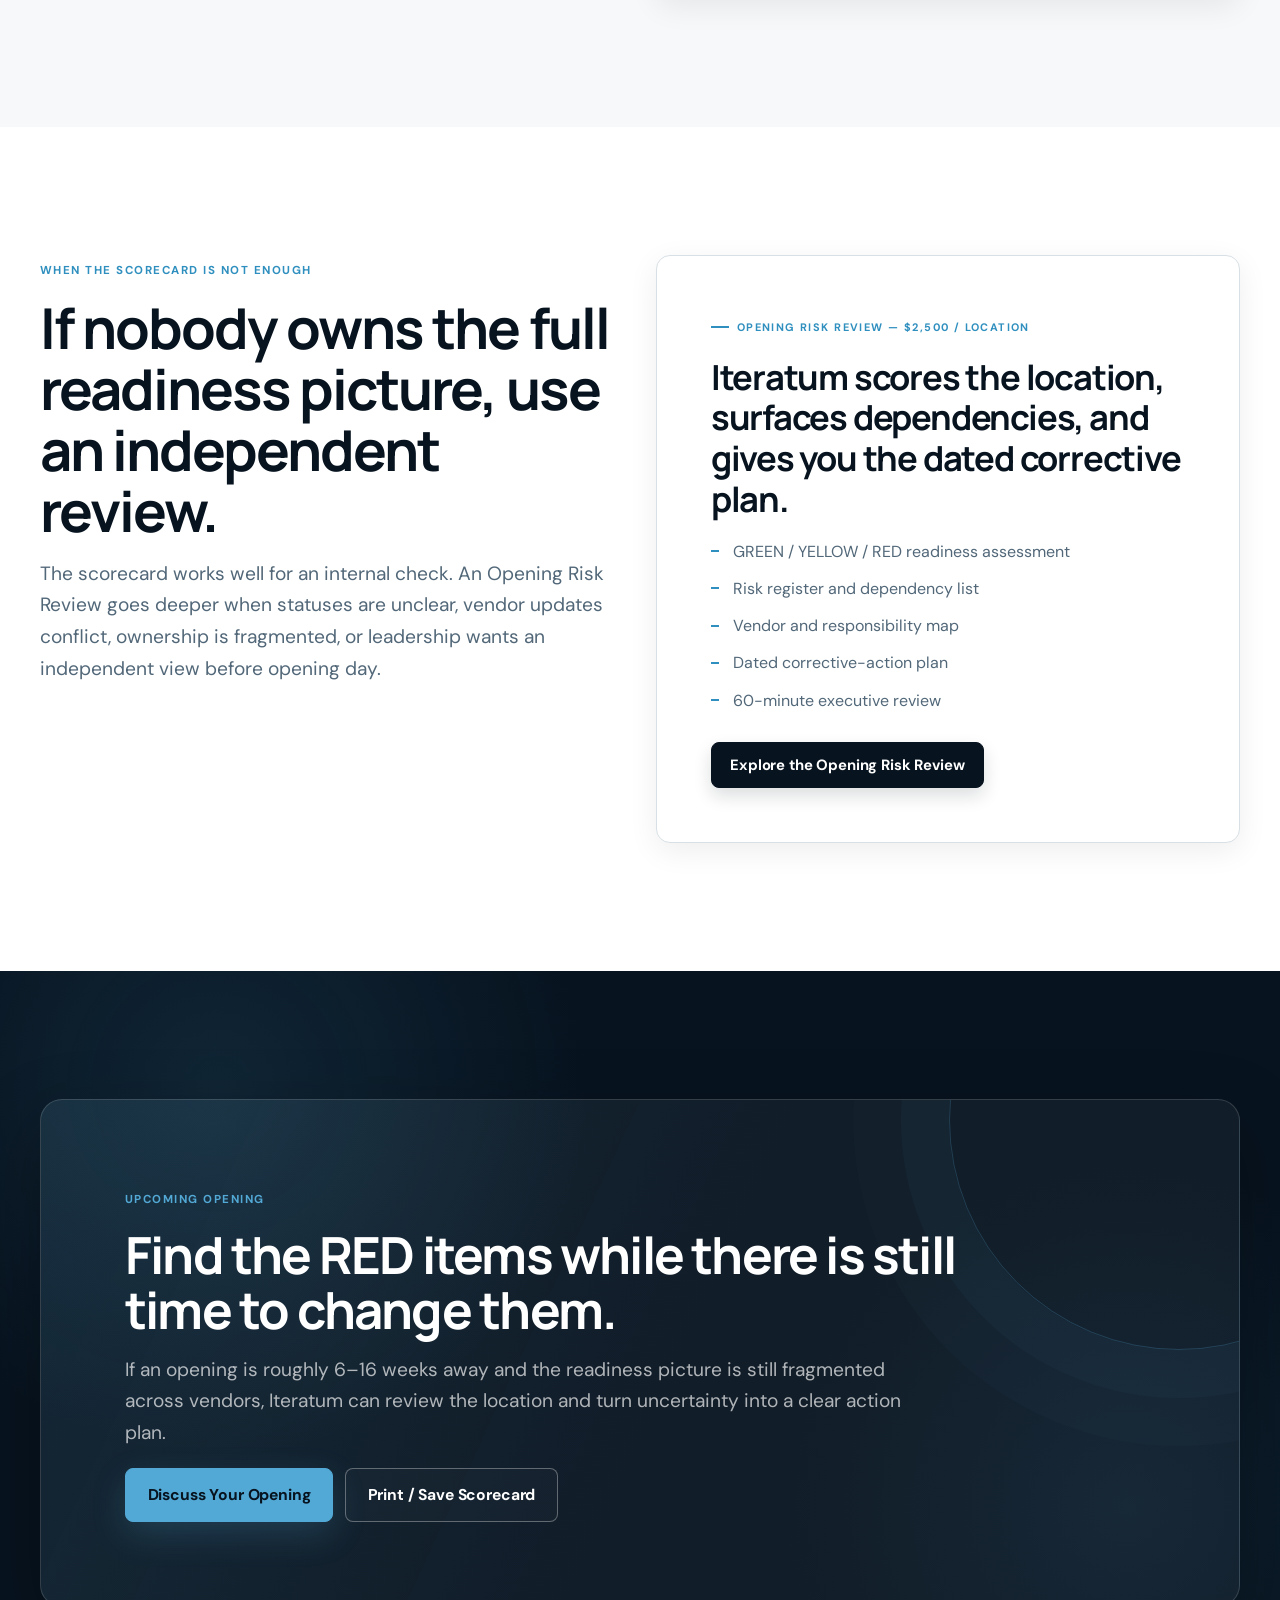
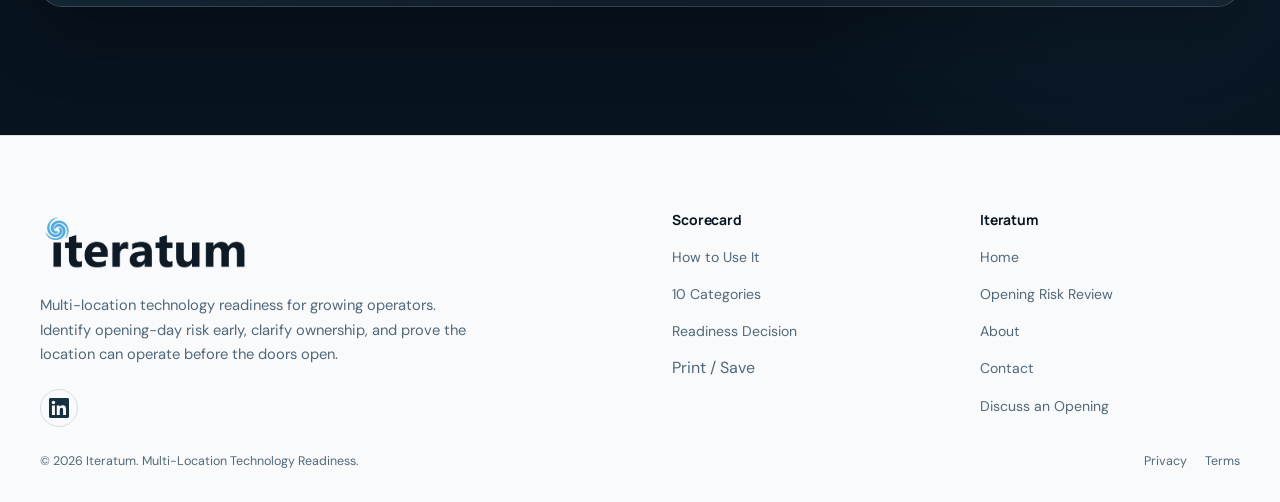
<file: resources/opening-day-technology-scorecard/index.html>
<!DOCTYPE html>
<html lang="en">
<head>
  <meta charset="UTF-8" />
  <meta name="viewport" content="width=device-width, initial-scale=1.0" />

  <link rel="preconnect" href="https://fonts.googleapis.com" />
  <link rel="preconnect" href="https://fonts.gstatic.com" crossorigin />

  <title>Opening-Day Technology Scorecard | Iteratum</title>
  <meta name="description" content="Use Iteratum's Opening-Day Technology Scorecard to assess internet, network, POS, payments, security, phones, user access, devices, vendors, and end-to-end readiness before a new location opens." />
  <meta name="robots" content="index, follow, max-image-preview:large" />
  <link rel="canonical" href="https://iteratum.com/resources/opening-day-technology-scorecard/" />

  <meta property="og:title" content="Opening-Day Technology Scorecard | Iteratum" />
  <meta property="og:description" content="A practical GREEN / YELLOW / RED scorecard for checking whether a new location can actually operate before opening day." />
  <meta property="og:type" content="article" />
  <meta property="og:url" content="https://iteratum.com/resources/opening-day-technology-scorecard/" />
  <meta property="og:site_name" content="Iteratum" />
  <meta property="og:image" content="https://iteratum.com/images/og-image.png" />

  <meta name="twitter:card" content="summary_large_image" />
  <meta name="twitter:title" content="Opening-Day Technology Scorecard | Iteratum" />
  <meta name="twitter:description" content="Check the technology behind a new location before the doors open." />
  <meta name="twitter:image" content="https://iteratum.com/images/og-image.png" />

  <script>document.documentElement.classList.add('js');</script>

  <link rel="icon" href="../../images/swirl.png" type="image/png" />
  <link rel="apple-touch-icon" href="../../images/swirl.png" />
  <link rel="stylesheet" href="../../css/iteratum-complete.css" />

  <script type="application/ld+json">
  {
    "@context": "https://schema.org",
    "@graph": [
      {
        "@type": "Organization",
        "@id": "https://iteratum.com/#organization",
        "name": "Iteratum",
        "url": "https://iteratum.com/",
        "logo": "https://iteratum.com/images/iteratum-logo.png"
      },
      {
        "@type": "Article",
        "@id": "https://iteratum.com/resources/opening-day-technology-scorecard/#article",
        "headline": "Opening-Day Technology Scorecard",
        "description": "A practical readiness scorecard for evaluating opening-critical location technology using GREEN, YELLOW, and RED status.",
        "dateModified": "2026-10-01",
        "author": { "@id": "https://iteratum.com/#organization" },
        "publisher": { "@id": "https://iteratum.com/#organization" },
        "mainEntityOfPage": "https://iteratum.com/resources/opening-day-technology-scorecard/",
        "image": "https://iteratum.com/images/og-image.png",
        "about": [
          "Location technology readiness",
          "New location opening",
          "Restaurant technology rollout",
          "POS readiness",
          "Opening-day technology"
        ]
      },
      {
        "@type": "BreadcrumbList",
        "itemListElement": [
          { "@type": "ListItem", "position": 1, "name": "Home", "item": "https://iteratum.com/" },
          { "@type": "ListItem", "position": 2, "name": "Opening-Day Technology Scorecard", "item": "https://iteratum.com/resources/opening-day-technology-scorecard/" }
        ]
      }
    ]
  }
  </script>
</head>

<body>
  <a href="#main-content" class="skip-link">Skip to main content</a>

  <header class="site-header">
    <div class="container header-flex">
      <a href="../../" class="brand-logo-link" aria-label="Iteratum home">
        <img src="../../images/iteratum-logo.png" alt="Iteratum" class="brand-logo" width="194" height="54" />
      </a>

      <button type="button" class="mobile-menu-toggle" aria-label="Open navigation" aria-expanded="false" aria-controls="main-navigation">
        <svg xmlns="http://www.w3.org/2000/svg" width="28" height="28" viewBox="0 0 24 24" fill="none" stroke="currentColor" stroke-width="2" stroke-linecap="round" stroke-linejoin="round" aria-hidden="true">
          <line x1="3" y1="6" x2="21" y2="6"></line>
          <line x1="3" y1="12" x2="21" y2="12"></line>
          <line x1="3" y1="18" x2="21" y2="18"></line>
        </svg>
      </button>

      <nav class="main-nav" id="main-navigation" aria-label="Main navigation">
        <ul class="nav-links">
          <li><a href="../../opening-risk-review/">Risk Review</a></li>
          <li><a href="#how-to-use">How to Use It</a></li>
          <li><a href="#scorecard">Scorecard</a></li>
          <li><a href="../../#about">About</a></li>
                  <li><a href="../../contact/">Contact</a></li>
        </ul>
        <div class="nav-cta">
          <a class="btn btn-primary" href="../../contact/">Discuss an Opening</a>
        </div>
      </nav>
    </div>
  </header>

  <main id="main-content">
    <section class="hero page-hero resource-hero" id="top">
      <div class="hero-overlay" aria-hidden="true"></div>
      <div class="hero-mesh" aria-hidden="true"></div>

      <div class="hero-content">
        <nav class="breadcrumbs" aria-label="Breadcrumb">
          <a href="../../">Home</a><span aria-hidden="true">/</span><span aria-current="page">Opening-Day Technology Scorecard</span>
        </nav>

        <div class="hero-badge">
          <span class="hero-badge-dot" aria-hidden="true"></span>
          Free Opening-Readiness Resource
        </div>

        <h1 class="hero-title">Opening-Day Technology Scorecard</h1>

        <p class="hero-subtitle">
          A practical GREEN / YELLOW / RED assessment for answering one question before a new location opens: <strong>can this location actually operate?</strong>
        </p>

        <div class="hero-cta">
          <button class="btn btn-primary btn-lg" type="button" data-print-page>Print / Save the Scorecard</button>
          <a class="btn btn-secondary btn-lg" href="#scorecard">Use It On This Page</a>
        </div>

        <div class="hero-trust" aria-label="Scorecard coverage">
          <div class="hero-trust-item">10 readiness categories</div>
          <div class="hero-trust-item">GREEN / YELLOW / RED status</div>
          <div class="hero-trust-item">End-to-end go-live test</div>
        </div>
      </div>
    </section>

    <section class="section section-light" id="how-to-use">
      <div class="container">
        <header class="section-header reveal">
          <span class="section-eyebrow">How to Use the Scorecard</span>
          <h2>Score evidence, not optimism.</h2>
          <p class="lead">Review each category against the opening date. Ask for evidence that the work is installed, configured, tested, owned, and recoverable if something slips. Then assign the status that reflects the location today.</p>
        </header>

        <div class="grid grid-cols-3 gap-6 reveal-stagger">
          <article class="card score-status-card status-card-green">
            <span class="score-status-dot" aria-hidden="true"></span>
            <h3 class="card-title">GREEN — Ready</h3>
            <p class="card-description">Installed, configured, tested, and on track. Ownership is clear and no opening-critical gap is unresolved.</p>
          </article>
          <article class="card score-status-card status-card-yellow">
            <span class="score-status-dot" aria-hidden="true"></span>
            <h3 class="card-title">YELLOW — Action Required</h3>
            <p class="card-description">Something is incomplete or at risk, but there is a credible corrective path with an owner and enough time to act.</p>
          </article>
          <article class="card score-status-card status-card-red">
            <span class="score-status-dot" aria-hidden="true"></span>
            <h3 class="card-title">RED — Opening Risk</h3>
            <p class="card-description">A missing dependency, delay, failed test, or unresolved decision creates a credible risk to opening-day operations.</p>
          </article>
        </div>

        <article class="case-file reveal mt-8 scorecard-note">
          <span class="file-tab">Use One Owner and One Date</span>
          <h3 class="case-file-title">Every YELLOW or RED item should have a named owner, next action, and due date.</h3>
          <p>The score is useful only if it drives action. Do not let “waiting on vendor” become a status. Record who is accountable for the next move and when the item will be tested again.</p>
        </article>
      </div>
    </section>

    <section class="section" id="scorecard">
      <div class="container">
        <header class="section-header reveal">
          <span class="section-eyebrow">The Scorecard</span>
          <h2>Ten categories that have to come together before the doors open.</h2>
          <p class="lead">Use the prompts below as a readiness review. They are deliberately operational: the goal is not to prove equipment exists, but to prove the location can use it.</p>
        </header>

        <div class="scorecard-sheet reveal">
          <div class="scorecard-sheet-header">
            <div>
              <span class="section-eyebrow">Location</span>
              <div class="write-line" aria-label="Blank line for location name"></div>
            </div>
            <div>
              <span class="section-eyebrow">Opening Date</span>
              <div class="write-line" aria-label="Blank line for opening date"></div>
            </div>
            <div>
              <span class="section-eyebrow">Reviewed By</span>
              <div class="write-line" aria-label="Blank line for reviewer"></div>
            </div>
          </div>

          <div class="scorecard-list">
            <article class="scorecard-row">
              <div class="scorecard-index">01</div>
              <div class="scorecard-main">
                <h3>Internet & WAN</h3>
                <p>Primary connectivity is installed and active, required circuit details are known, and backup connectivity has a tested or documented plan.</p>
                <ul><li>Carrier order and install date confirmed</li><li>Primary circuit active and tested</li><li>Static/public IP requirements confirmed where needed</li><li>Backup/failover path defined and tested where applicable</li><li>Escalation owner and carrier contact known</li></ul>
              </div>
              <div class="scorecard-status" aria-label="Mark status Green, Yellow, or Red"><span>G</span><span>Y</span><span>R</span></div>
            </article>

            <article class="scorecard-row">
              <div class="scorecard-index">02</div>
              <div class="scorecard-main">
                <h3>Network & Wi-Fi</h3>
                <p>The network is not just mounted—it is configured, reachable, segmented as required, and validated in the actual space.</p>
                <ul><li>Firewall, switching, and access points installed</li><li>Required cabling/drops terminated and tested</li><li>VLANs or segmentation configured where required</li><li>Wi-Fi coverage and business-critical devices tested</li><li>Remote management and support access confirmed</li></ul>
              </div>
              <div class="scorecard-status" aria-label="Mark status Green, Yellow, or Red"><span>G</span><span>Y</span><span>R</span></div>
            </article>

            <article class="scorecard-row">
              <div class="scorecard-index">03</div>
              <div class="scorecard-main">
                <h3>POS / Booking</h3>
                <p>The location-specific operating system is installed, configured, licensed, connected, and ready for a real workflow test.</p>
                <ul><li>Hardware received and installed</li><li>Location configuration complete</li><li>Printers and required peripherals mapped</li><li>Required integrations and licenses active</li><li>Test order, booking, or customer workflow completed</li></ul>
              </div>
              <div class="scorecard-status" aria-label="Mark status Green, Yellow, or Red"><span>G</span><span>Y</span><span>R</span></div>
            </article>

            <article class="scorecard-row">
              <div class="scorecard-index">04</div>
              <div class="scorecard-main">
                <h3>Payments</h3>
                <p>Payment readiness is proved with an actual transaction—not inferred from terminals being onsite.</p>
                <ul><li>Merchant/location setup active</li><li>Payment terminals paired and configured</li><li>Gateway or processor connection working</li><li>Successful test transaction completed</li><li>Settlement or transaction visibility confirmed</li></ul>
              </div>
              <div class="scorecard-status" aria-label="Mark status Green, Yellow, or Red"><span>G</span><span>Y</span><span>R</span></div>
            </article>

            <article class="scorecard-row">
              <div class="scorecard-index">05</div>
              <div class="scorecard-main">
                <h3>Cameras & Security</h3>
                <p>Security systems are online, recording, accessible to the right people, and no longer waiting on another technology dependency.</p>
                <ul><li>Cameras/security devices installed and online</li><li>Recording verified</li><li>Remote or management access tested</li><li>Network and power dependencies cleared</li><li>Provider handoff and ownership confirmed</li></ul>
              </div>
              <div class="scorecard-status" aria-label="Mark status Green, Yellow, or Red"><span>G</span><span>Y</span><span>R</span></div>
            </article>

            <article class="scorecard-row">
              <div class="scorecard-index">06</div>
              <div class="scorecard-main">
                <h3>Phones</h3>
                <p>The location can receive and place calls using the correct numbers and expected call flow.</p>
                <ul><li>Numbers assigned or ported</li><li>Phones installed and provisioned</li><li>Inbound and outbound calls tested</li><li>Voicemail/call routing confirmed</li><li>Location and emergency information verified where required</li></ul>
              </div>
              <div class="scorecard-status" aria-label="Mark status Green, Yellow, or Red"><span>G</span><span>Y</span><span>R</span></div>
            </article>

            <article class="scorecard-row">
              <div class="scorecard-index">07</div>
              <div class="scorecard-main">
                <h3>Users & Access</h3>
                <p>Managers and employees can sign in to the systems they need with the right permissions before opening-day pressure begins.</p>
                <ul><li>Required accounts created</li><li>Permissions and roles assigned</li><li>MFA or authentication setup complete</li><li>Email and required applications accessible</li><li>Manager/admin access tested</li></ul>
              </div>
              <div class="scorecard-status" aria-label="Mark status Green, Yellow, or Red"><span>G</span><span>Y</span><span>R</span></div>
            </article>

            <article class="scorecard-row">
              <div class="scorecard-index">08</div>
              <div class="scorecard-main">
                <h3>Devices & SaaS</h3>
                <p>Opening-critical computers, tablets, printers, peripherals, and cloud applications are assigned, licensed, connected, and usable.</p>
                <ul><li>Devices onsite and staged</li><li>Required applications installed or accessible</li><li>Licenses/subscriptions active</li><li>Printers and peripherals tested</li><li>Ownership for support after opening is clear</li></ul>
              </div>
              <div class="scorecard-status" aria-label="Mark status Green, Yellow, or Red"><span>G</span><span>Y</span><span>R</span></div>
            </article>

            <article class="scorecard-row">
              <div class="scorecard-index">09</div>
              <div class="scorecard-main">
                <h3>Vendors & Dependencies</h3>
                <p>Every critical handoff has an owner, date, dependency, and escalation route instead of living between vendor scopes.</p>
                <ul><li>Vendor ownership clear for each critical system</li><li>Installation dates and lead times confirmed</li><li>Construction/site dependencies visible</li><li>Open decisions have owners and deadlines</li><li>Contingencies exist for credible opening risks</li></ul>
              </div>
              <div class="scorecard-status" aria-label="Mark status Green, Yellow, or Red"><span>G</span><span>Y</span><span>R</span></div>
            </article>

            <article class="scorecard-row scorecard-row-final">
              <div class="scorecard-index">10</div>
              <div class="scorecard-main">
                <h3>End-to-End Go-Live Test</h3>
                <p>Prove the systems work together by walking through the operating sequence a real location needs on opening day.</p>
                <ul><li>Employee logs in successfully</li><li>Internet and required applications work</li><li>Customer transaction or booking is created</li><li>Payment processes and receipt/output completes</li><li>Camera records, phone receives a call, and manager access works</li></ul>
              </div>
              <div class="scorecard-status" aria-label="Mark status Green, Yellow, or Red"><span>G</span><span>Y</span><span>R</span></div>
            </article>
          </div>
        </div>
      </div>
    </section>

    <section class="section section-dark section-mesh" id="decision">
      <div class="container">
        <header class="section-header reveal">
          <span class="section-eyebrow">Overall Readiness Decision</span>
          <h2>Do not average away an opening-critical risk.</h2>
          <p class="lead">The scorecard should end with a clear operating decision and a short list of conditions—not a vague percentage.</p>
        </header>

        <div class="grid grid-cols-3 gap-6 reveal-stagger">
          <article class="card card-dark decision-card"><span class="decision-label status-green">READY</span><h3 class="card-title">Technology is ready for opening.</h3><p class="card-description">Opening-critical systems have been validated and remaining items do not create a credible operating risk.</p></article>
          <article class="card card-dark decision-card"><span class="decision-label status-yellow">READY WITH CONDITIONS</span><h3 class="card-title">Open items remain, but the path is controlled.</h3><p class="card-description">Conditions, owners, due dates, contingencies, and escalation routes are explicit and leadership accepts the remaining risk.</p></article>
          <article class="card card-dark decision-card"><span class="decision-label status-red">NOT READY</span><h3 class="card-title">A credible opening-day risk remains unresolved.</h3><p class="card-description">The location needs corrective action, a contingency, or a leadership decision before technology readiness can be declared.</p></article>
        </div>
      </div>
    </section>

    <section class="section section-light" id="action-log">
      <div class="container">
        <div class="grid grid-cols-2 gap-8">
          <div class="reveal-left">
            <span class="section-eyebrow">Turn the Score Into Action</span>
            <h2>The useful output is the corrective plan.</h2>
            <p class="lead">For every YELLOW or RED item, write down the action that changes the status—not simply the symptom.</p>
            <p>Keep the action log short enough that leadership can scan it and detailed enough that the owner knows exactly what must happen next.</p>
          </div>
          <article class="case-file reveal-right action-log-example">
            <span class="file-tab">Action Log</span>
            <div class="action-log-row action-log-head"><span>Risk / Gap</span><span>Owner</span><span>Due</span></div>
            <div class="action-log-row"><span>________________</span><span>________</span><span>______</span></div>
            <div class="action-log-row"><span>________________</span><span>________</span><span>______</span></div>
            <div class="action-log-row"><span>________________</span><span>________</span><span>______</span></div>
            <div class="action-log-row"><span>________________</span><span>________</span><span>______</span></div>
          </article>
        </div>
      </div>
    </section>

    <section class="section" id="independent-review">
      <div class="container">
        <div class="grid grid-cols-2 gap-8">
          <div class="reveal-left">
            <span class="section-eyebrow">When the Scorecard Is Not Enough</span>
            <h2>If nobody owns the full readiness picture, use an independent review.</h2>
            <p class="lead">The scorecard works well for an internal check. An Opening Risk Review goes deeper when statuses are unclear, vendor updates conflict, ownership is fragmented, or leadership wants an independent view before opening day.</p>
          </div>
          <article class="case-file reveal-right">
            <span class="file-tab">Opening Risk Review — $2,500 / location</span>
            <h3 class="case-file-title">Iteratum scores the location, surfaces dependencies, and gives you the dated corrective plan.</h3>
            <ul>
              <li>GREEN / YELLOW / RED readiness assessment</li>
              <li>Risk register and dependency list</li>
              <li>Vendor and responsibility map</li>
              <li>Dated corrective-action plan</li>
              <li>60-minute executive review</li>
            </ul>
            <a class="btn btn-primary" href="../../opening-risk-review/">Explore the Opening Risk Review</a>
          </article>
        </div>
      </div>
    </section>

    <section class="section section-dark section-mesh" id="contact">
      <div class="container">
        <div class="cta-box reveal-scale">
          <div class="cta-content">
            <span class="section-eyebrow">Upcoming Opening</span>
            <h2>Find the RED items while there is still time to change them.</h2>
            <p class="lead">If an opening is roughly 6–16 weeks away and the readiness picture is still fragmented across vendors, Iteratum can review the location and turn uncertainty into a clear action plan.</p>
            <div class="hero-cta">
              <a href="https://cal.com/jonwoods" class="btn btn-primary btn-lg" target="_blank" rel="noopener">Discuss Your Opening</a>
              <button class="btn btn-secondary btn-lg" type="button" data-print-page>Print / Save Scorecard</button>
            </div>
          </div>
        </div>
      </div>
    </section>
  </main>

  <footer class="site-footer">
    <div class="container">
      <div class="footer-grid phase1-footer-grid">
        <div class="footer-brand">
          <div class="footer-logo"><img src="../../images/iteratum-logo.png" alt="Iteratum" /></div>
          <p class="footer-tagline">Multi-location technology readiness for growing operators. Identify opening-day risk early, clarify ownership, and prove the location can operate before the doors open.</p>
          <div class="footer-social">
            <a href="https://linkedin.com/company/iteratum" class="footer-social-link" aria-label="Iteratum on LinkedIn" target="_blank" rel="noopener">
              <svg xmlns="http://www.w3.org/2000/svg" width="20" height="20" viewBox="0 0 24 24" fill="currentColor" aria-hidden="true"><path d="M20.447 20.452h-3.554v-5.569c0-1.328-.027-3.037-1.852-3.037-1.853 0-2.136 1.445-2.136 2.939v5.667H9.351V9h3.414v1.561h.046c.477-.9 1.637-1.85 3.37-1.85 3.601 0 4.267 2.37 4.267 5.455v6.286zM5.337 7.433c-1.144 0-2.063-.926-2.063-2.065 0-1.138.92-2.063 2.063-2.063 1.14 0 2.064.925 2.064 2.063 0 1.139-.925 2.065-2.064 2.065zm1.782 13.019H3.555V9h3.564v11.452zM22.225 0H1.771C.792 0 0 .774 0 1.729v20.542C0 23.227.792 24 1.771 24h20.451C23.2 24 24 23.227 24 22.271V1.729C24 .774 23.2 0 22.222 0h.003z"/></svg>
            </a>
          </div>
        </div>

        <div class="footer-column">
          <h4>Scorecard</h4>
          <ul class="footer-links">
            <li><a href="#how-to-use">How to Use It</a></li>
            <li><a href="#scorecard">10 Categories</a></li>
            <li><a href="#decision">Readiness Decision</a></li>
            <li><button class="footer-button-link" type="button" data-print-page>Print / Save</button></li>
          </ul>
        </div>

        <div class="footer-column">
          <h4>Iteratum</h4>
          <ul class="footer-links">
            <li><a href="../../">Home</a></li>
            <li><a href="../../opening-risk-review/">Opening Risk Review</a></li>
            <li><a href="../../#about">About</a></li>
            <li><a href="../../contact/">Contact</a></li>
            <li><a href="https://cal.com/jonwoods" target="_blank" rel="noopener">Discuss an Opening</a></li>
          </ul>
        </div>
      </div>

      <div class="footer-bottom">
        <p class="footer-copyright">© 2026 Iteratum. Multi-Location Technology Readiness.</p>
        <div class="footer-legal">
          <a href="https://iteratum.com/privacy.html">Privacy</a>
          <a href="https://iteratum.com/terms.html">Terms</a>
        </div>
      </div>
    </div>
  </footer>

  <script src="../../js/site.js" defer></script>
  <script data-collect-dnt="true" async src="https://scripts.simpleanalyticscdn.com/latest.js"></script>
</body>
</html>
</file>
<file: css/iteratum-complete.css>
/*
  Iteratum — Premium Rebrand Stylesheet
  Designed for index-rebrand.html
  Brand direction: premium professional services / technology readiness
*/

@import url('https://fonts.googleapis.com/css2?family=DM+Sans:wght@400;500;600;700&family=Manrope:wght@500;600;700;800&display=swap');

:root {
  --ink-950: #07131f;
  --ink-900: #0a1926;
  --ink-850: #102230;
  --ink-800: #163041;
  --ink-700: #284456;
  --slate-600: #526879;
  --slate-500: #6d7f8d;
  --slate-400: #94a3ad;
  --line: #d8e0e5;
  --line-dark: rgba(255, 255, 255, 0.12);
  --paper: #ffffff;
  --paper-soft: #f6f8f9;
  --paper-warm: #f1f4f5;
  --brand: #53a9d5;
  --brand-deep: #2f8fbe;
  --brand-soft: #dff1fa;
  --brand-faint: rgba(83, 169, 213, 0.12);
  --green: #2f8f67;
  --amber: #b78325;
  --red: #b95757;

  --font-display: 'Manrope', 'DM Sans', system-ui, -apple-system, BlinkMacSystemFont, 'Segoe UI', sans-serif;
  --font-body: 'DM Sans', system-ui, -apple-system, BlinkMacSystemFont, 'Segoe UI', sans-serif;

  --container: 1200px;
  --container-narrow: 880px;
  --header-height: 88px;
  --radius-sm: 8px;
  --radius-md: 14px;
  --radius-lg: 22px;
  --shadow-sm: 0 8px 30px rgba(7, 19, 31, 0.07);
  --shadow-md: 0 18px 55px rgba(7, 19, 31, 0.12);
  --shadow-dark: 0 24px 70px rgba(0, 0, 0, 0.28);
  --transition: 180ms ease;
  --transition-slow: 520ms cubic-bezier(.2,.75,.2,1);
}

/* -----------------------------
   Base / Reset
------------------------------ */

*,
*::before,
*::after {
  box-sizing: border-box;
}

html {
  scroll-behavior: smooth;
  color-scheme: light;
}

body {
  margin: 0;
  background: var(--paper);
  color: var(--ink-900);
  font-family: var(--font-body);
  font-size: 16px;
  line-height: 1.7;
  text-rendering: optimizeLegibility;
  -webkit-font-smoothing: antialiased;
}

body::selection,
body *::selection {
  background: var(--brand);
  color: #fff;
}

img,
video,
svg {
  display: block;
  max-width: 100%;
}

img {
  height: auto;
}

a {
  color: inherit;
  text-decoration: none;
}

p,
ul,
ol,
blockquote {
  margin-top: 0;
}

ul,
ol {
  padding-left: 1.25rem;
}

h1,
h2,
h3,
h4,
h5,
h6 {
  margin: 0 0 1rem;
  font-family: var(--font-display);
  color: var(--ink-950);
  line-height: 1.08;
  letter-spacing: -0.035em;
}

h1 { font-size: clamp(3.3rem, 6.7vw, 6.75rem); }
h2 { font-size: clamp(2.25rem, 4.4vw, 4.5rem); }
h3 { font-size: clamp(1.45rem, 2.3vw, 2.2rem); }
h4 { font-size: 1.05rem; letter-spacing: -0.015em; }

strong {
  color: var(--ink-950);
}

.container {
  width: min(calc(100% - 48px), var(--container));
  margin-inline: auto;
}

.section {
  position: relative;
  padding: clamp(88px, 10vw, 148px) 0;
  overflow: clip;
}

.section-light {
  background: var(--paper-soft);
}

.section-dark {
  background: var(--ink-950);
  color: rgba(255,255,255,.72);
}

.section-dark h1,
.section-dark h2,
.section-dark h3,
.section-dark h4,
.section-dark strong {
  color: #fff;
}

.section-mesh::before {
  content: '';
  position: absolute;
  inset: 0;
  pointer-events: none;
  background:
    radial-gradient(circle at 17% 15%, rgba(83,169,213,.12), transparent 30%),
    radial-gradient(circle at 88% 70%, rgba(83,169,213,.08), transparent 28%);
}

.section-mesh > * {
  position: relative;
  z-index: 1;
}

.mt-8 { margin-top: 2rem; }

.skip-link {
  position: fixed;
  left: 16px;
  top: -100px;
  z-index: 9999;
  padding: 10px 14px;
  background: #fff;
  color: var(--ink-950);
  border-radius: 6px;
  box-shadow: var(--shadow-sm);
}

.skip-link:focus { top: 16px; }

/* -----------------------------
   Header / Logo / Navigation
------------------------------ */

.site-header {
  position: fixed;
  inset: 0 0 auto 0;
  z-index: 1000;
  height: var(--header-height);
  background: rgba(255, 255, 255, 0.94);
  border-bottom: 1px solid rgba(10, 25, 38, 0.08);
  backdrop-filter: blur(18px) saturate(130%);
  -webkit-backdrop-filter: blur(18px) saturate(130%);
  transition: box-shadow var(--transition), height var(--transition), background var(--transition);
}

.site-header.scrolled {
  height: 76px;
  box-shadow: 0 12px 32px rgba(7,19,31,.08);
  background: rgba(255,255,255,.98);
}

.header-flex {
  height: 100%;
  display: flex;
  align-items: center;
  justify-content: space-between;
  gap: 28px;
}

.brand-logo-link {
  display: inline-flex;
  align-items: center;
  min-width: 158px;
  flex: 0 0 auto;
}

.brand-logo {
  width: clamp(154px, 14vw, 194px);
  height: auto;
  max-height: 54px;
  object-fit: contain;
  object-position: left center;
}

.main-nav {
  display: flex;
  align-items: center;
  justify-content: flex-end;
  gap: 28px;
  flex: 1;
}

.nav-links {
  list-style: none;
  display: flex;
  align-items: center;
  gap: clamp(16px, 2vw, 28px);
  margin: 0;
  padding: 0;
}

.nav-links a {
  position: relative;
  color: var(--ink-700);
  font-size: 0.9rem;
  font-weight: 600;
  letter-spacing: -0.01em;
  transition: color var(--transition);
}

.nav-links a::after {
  content: '';
  position: absolute;
  left: 0;
  right: 100%;
  bottom: -8px;
  height: 2px;
  background: var(--brand-deep);
  transition: right var(--transition);
}

.nav-links a:hover,
.nav-links a:focus-visible {
  color: var(--ink-950);
}

.nav-links a:hover::after,
.nav-links a:focus-visible::after {
  right: 0;
}

.nav-cta { flex: 0 0 auto; }

.mobile-menu-toggle {
  display: none;
  border: 0;
  background: transparent;
  color: var(--ink-950);
  padding: 8px;
  cursor: pointer;
}

/* -----------------------------
   Buttons
------------------------------ */

.btn {
  display: inline-flex;
  min-height: 46px;
  align-items: center;
  justify-content: center;
  gap: 10px;
  padding: 0.72rem 1.15rem;
  border: 1px solid transparent;
  border-radius: var(--radius-sm);
  font-family: var(--font-body);
  font-size: 0.93rem;
  font-weight: 700;
  line-height: 1.1;
  letter-spacing: -0.01em;
  cursor: pointer;
  transition: transform var(--transition), background var(--transition), border-color var(--transition), color var(--transition), box-shadow var(--transition);
}

.btn:hover {
  transform: translateY(-1px);
}

.btn:focus-visible,
a:focus-visible,
button:focus-visible {
  outline: 3px solid rgba(83,169,213,.35);
  outline-offset: 3px;
}

.btn-primary {
  background: var(--ink-950);
  color: #fff;
  border-color: var(--ink-950);
  box-shadow: 0 8px 18px rgba(7,19,31,.14);
}

.btn-primary:hover {
  background: var(--ink-800);
  border-color: var(--ink-800);
  box-shadow: 0 12px 24px rgba(7,19,31,.18);
}

.section-dark .btn-primary,
.hero .btn-primary {
  background: var(--brand);
  border-color: var(--brand);
  color: var(--ink-950);
  box-shadow: 0 12px 34px rgba(83,169,213,.2);
}

.section-dark .btn-primary:hover,
.hero .btn-primary:hover {
  background: #65b5dc;
  border-color: #65b5dc;
}

.btn-secondary {
  background: transparent;
  color: var(--ink-950);
  border-color: rgba(7,19,31,.2);
}

.btn-secondary:hover {
  border-color: var(--ink-950);
  background: rgba(7,19,31,.04);
}

.section-dark .btn-secondary,
.hero .btn-secondary {
  color: #fff;
  border-color: rgba(255,255,255,.32);
  background: rgba(255,255,255,.02);
}

.section-dark .btn-secondary:hover,
.hero .btn-secondary:hover {
  border-color: rgba(255,255,255,.7);
  background: rgba(255,255,255,.06);
}

.btn-lg {
  min-height: 54px;
  padding: 0.9rem 1.35rem;
  font-size: 0.98rem;
}

/* -----------------------------
   Hero
------------------------------ */

.hero {
  position: relative;
  min-height: min(900px, 100svh);
  padding: calc(var(--header-height) + 92px) 0 92px;
  display: flex;
  align-items: center;
  background: var(--ink-950);
  color: rgba(255,255,255,.75);
  overflow: hidden;
}

.video-container,
.video-container::after,
.hero-overlay,
.hero-mesh {
  position: absolute;
  inset: 0;
}

.video-container {
  z-index: 0;
  overflow: hidden;
}

.video-container video {
  width: 100%;
  height: 100%;
  object-fit: cover;
  opacity: .20;
  filter: saturate(.72) contrast(1.05);
}

.video-container::after {
  content: '';
  background: linear-gradient(90deg, rgba(7,19,31,.97) 0%, rgba(7,19,31,.9) 42%, rgba(7,19,31,.62) 75%, rgba(7,19,31,.78) 100%);
}

.hero-overlay {
  z-index: 1;
  background: linear-gradient(180deg, rgba(7,19,31,.08) 0%, rgba(7,19,31,.18) 72%, var(--ink-950) 100%);
}

.hero-mesh {
  z-index: 1;
  pointer-events: none;
  background:
    radial-gradient(circle at 78% 38%, rgba(83,169,213,.16), transparent 22%),
    linear-gradient(rgba(255,255,255,.025) 1px, transparent 1px),
    linear-gradient(90deg, rgba(255,255,255,.025) 1px, transparent 1px);
  background-size: auto, 56px 56px, 56px 56px;
  mask-image: linear-gradient(to right, transparent 0%, black 42%, black 100%);
}

.hero-content {
  position: relative;
  z-index: 3;
  width: min(calc(100% - 48px), var(--container));
  margin-inline: auto;
  padding-right: min(24vw, 330px);
}

.hero-badge,
.section-eyebrow,
.file-tab,
.platform-cert-label {
  text-transform: uppercase;
  letter-spacing: .13em;
  font-weight: 700;
}

.hero-badge {
  display: inline-flex;
  align-items: center;
  gap: 10px;
  margin-bottom: 28px;
  color: rgba(255,255,255,.72);
  font-size: .75rem;
}

.hero-badge-dot {
  width: 8px;
  height: 8px;
  border-radius: 50%;
  background: var(--brand);
  box-shadow: 0 0 0 6px rgba(83,169,213,.12);
}

.hero-title {
  max-width: 1040px;
  color: #fff;
  text-wrap: balance;
}

.text-gradient {
  color: var(--brand);
  background: none;
  -webkit-text-fill-color: currentColor;
}

.hero-subtitle {
  max-width: 810px;
  margin: 28px 0 34px;
  color: rgba(255,255,255,.72);
  font-size: clamp(1.08rem, 1.55vw, 1.32rem);
  line-height: 1.65;
}

.hero-cta {
  display: flex;
  flex-wrap: wrap;
  gap: 12px;
}

.hero-trust {
  display: flex;
  flex-wrap: wrap;
  align-items: center;
  gap: 0;
  margin-top: 50px;
  padding-top: 28px;
  border-top: 1px solid rgba(255,255,255,.14);
  max-width: 920px;
}

.hero-trust-item {
  color: rgba(255,255,255,.62);
  font-size: .84rem;
  font-weight: 600;
  padding-right: 22px;
  margin-right: 22px;
  position: relative;
}

.hero-trust-item:not(:last-child)::after {
  content: '';
  position: absolute;
  width: 3px;
  height: 3px;
  border-radius: 50%;
  right: 0;
  top: 50%;
  background: var(--brand);
  transform: translateY(-50%);
}

/* -----------------------------
   Section headings
------------------------------ */

.section-header {
  max-width: 940px;
  margin-bottom: clamp(42px, 6vw, 72px);
}

.section-header h2 {
  max-width: 920px;
  text-wrap: balance;
}

.section-eyebrow {
  display: inline-block;
  margin-bottom: 18px;
  color: var(--brand-deep);
  font-size: .72rem;
}

.section-dark .section-eyebrow {
  color: var(--brand);
}

.lead {
  max-width: 820px;
  color: var(--slate-600);
  font-size: clamp(1.05rem, 1.5vw, 1.23rem);
  line-height: 1.65;
}

.section-dark .lead {
  color: rgba(255,255,255,.67);
}

/* -----------------------------
   Grid system
------------------------------ */

.grid {
  display: grid;
}

.grid-cols-2 { grid-template-columns: repeat(2, minmax(0, 1fr)); }
.grid-cols-3 { grid-template-columns: repeat(3, minmax(0, 1fr)); }
.grid-cols-4 { grid-template-columns: repeat(4, minmax(0, 1fr)); }
.gap-6 { gap: 24px; }
.gap-8 { gap: 32px; }

/* -----------------------------
   Cards — restrained, not SaaS-y
------------------------------ */

.card {
  position: relative;
  padding: 28px;
  background: rgba(255,255,255,.75);
  border-top: 2px solid var(--ink-900);
  border-bottom: 1px solid var(--line);
  transition: transform var(--transition), box-shadow var(--transition), border-color var(--transition);
}

.card:hover {
  transform: translateY(-3px);
  border-top-color: var(--brand-deep);
  box-shadow: var(--shadow-sm);
}

.card-title {
  margin-bottom: 10px;
  font-size: 1.08rem;
  letter-spacing: -0.018em;
}

.card-description {
  margin-bottom: 0;
  color: var(--slate-600);
  font-size: .95rem;
  line-height: 1.65;
}

.card-dark {
  background: rgba(255,255,255,.035);
  border-top-color: rgba(255,255,255,.55);
  border-bottom-color: var(--line-dark);
}

.card-dark:hover {
  border-top-color: var(--brand);
  box-shadow: none;
}

.card-dark .card-description {
  color: rgba(255,255,255,.62);
}

.platform-cert-label {
  color: var(--brand);
  font-size: .68rem;
  margin: -4px 0 16px;
}

/* -----------------------------
   Case file / substantial service modules
------------------------------ */

.case-file {
  position: relative;
  padding: clamp(30px, 4.2vw, 54px);
  background: #fff;
  border: 1px solid var(--line);
  border-radius: var(--radius-md);
  box-shadow: var(--shadow-sm);
}

.section-light .case-file {
  background: rgba(255,255,255,.8);
}

.section-dark .case-file {
  background: rgba(255,255,255,.045);
  border-color: var(--line-dark);
  box-shadow: var(--shadow-dark);
}

.file-tab {
  display: inline-flex;
  align-items: center;
  gap: 8px;
  margin-bottom: 20px;
  color: var(--brand-deep);
  font-size: .68rem;
}

.file-tab::before {
  content: '';
  width: 18px;
  height: 2px;
  background: currentColor;
}

.section-dark .file-tab { color: var(--brand); }

.case-file-title {
  max-width: 900px;
  font-size: clamp(1.55rem, 2.7vw, 2.65rem);
  line-height: 1.18;
}

.case-file p:last-child { margin-bottom: 0; }

.case-file ul {
  display: grid;
  gap: 10px;
  margin: 18px 0 28px;
  padding: 0;
  list-style: none;
}

.case-file li {
  position: relative;
  padding-left: 22px;
  color: var(--slate-600);
}

.case-file li::before {
  content: '';
  position: absolute;
  left: 0;
  top: .78em;
  width: 8px;
  height: 2px;
  background: var(--brand-deep);
}

.section-dark .case-file li,
.section-dark .case-file p {
  color: rgba(255,255,255,.64);
}

.section-dark .case-file li::before { background: var(--brand); }

.case-file blockquote {
  margin: 0;
  padding: 16px 0 16px 24px;
  border-left: 2px solid var(--brand);
  color: var(--ink-850);
  font-family: var(--font-display);
  font-size: 1.04rem;
  font-weight: 600;
  line-height: 1.45;
}

.case-file blockquote + blockquote {
  margin-top: 10px;
}

/* -----------------------------
   Process / timeline system
------------------------------ */

.process-grid {
  display: grid;
  grid-template-columns: repeat(5, minmax(0, 1fr));
  gap: 0;
  position: relative;
}

.process-grid::before {
  content: '';
  position: absolute;
  left: 9%;
  right: 9%;
  top: 28px;
  height: 1px;
  background: var(--line);
}

.section-dark .process-grid::before {
  background: rgba(255,255,255,.14);
}

.process-step {
  position: relative;
  padding: 0 24px 8px 0;
  min-width: 0;
}

.process-number {
  position: relative;
  z-index: 2;
  display: inline-flex;
  min-width: 56px;
  height: 56px;
  align-items: center;
  justify-content: center;
  margin-bottom: 24px;
  padding: 0 10px;
  border-radius: 50%;
  background: var(--paper);
  border: 1px solid var(--line);
  color: var(--ink-950);
  font-family: var(--font-display);
  font-size: .9rem;
  font-weight: 800;
  box-shadow: 0 0 0 8px var(--paper);
}

.section-light .process-number {
  box-shadow: 0 0 0 8px var(--paper-soft);
}

.section-dark .process-number {
  background: var(--ink-900);
  border-color: rgba(83,169,213,.55);
  color: var(--brand);
  box-shadow: 0 0 0 8px var(--ink-950);
}

.process-title {
  margin-bottom: 10px;
  font-size: 1rem;
  line-height: 1.3;
}

.process-description {
  margin: 0;
  color: var(--slate-600);
  font-size: .88rem;
  line-height: 1.62;
}

.section-dark .process-description {
  color: rgba(255,255,255,.58);
}

/* special handling for the 8-step methodology */
#method .process-grid {
  grid-template-columns: repeat(4, minmax(0, 1fr));
  gap: 38px 24px;
}

#method .process-grid::before { display: none; }

#method .process-step {
  padding: 24px 0 0;
  border-top: 1px solid rgba(255,255,255,.14);
}

#method .process-number {
  width: auto;
  height: auto;
  min-width: 0;
  margin-bottom: 20px;
  padding: 0;
  border: 0;
  border-radius: 0;
  background: transparent;
  box-shadow: none;
  color: var(--brand);
  font-size: 1.55rem;
  justify-content: flex-start;
}

/* -----------------------------
   Deliverables
------------------------------ */

.deliverable-list {
  display: grid;
  gap: 0;
}

.deliverable-item {
  padding: 19px 0;
  border-bottom: 1px solid var(--line);
}

.deliverable-item:first-child { padding-top: 0; }
.deliverable-item:last-child { border-bottom: 0; padding-bottom: 0; }

.section-dark .deliverable-item { border-color: var(--line-dark); }

.deliverable-title {
  margin-bottom: 5px;
  font-size: 1rem;
}

.deliverable-description {
  margin: 0;
  color: var(--slate-600);
  font-size: .91rem;
  line-height: 1.6;
}

.section-dark .deliverable-description { color: rgba(255,255,255,.6); }

/* -----------------------------
   CTA
------------------------------ */

.cta-box {
  position: relative;
  overflow: hidden;
  padding: clamp(42px, 7vw, 84px);
  border: 1px solid rgba(255,255,255,.15);
  border-radius: var(--radius-lg);
  background:
    linear-gradient(115deg, rgba(83,169,213,.11), rgba(255,255,255,.02) 55%),
    rgba(255,255,255,.025);
  box-shadow: var(--shadow-dark);
}

.cta-box::after {
  content: '';
  position: absolute;
  width: 460px;
  height: 460px;
  right: -170px;
  top: -210px;
  border: 1px solid rgba(83,169,213,.24);
  border-radius: 50%;
  box-shadow:
    0 0 0 48px rgba(83,169,213,.035),
    0 0 0 96px rgba(83,169,213,.025);
  pointer-events: none;
}

.cta-content {
  position: relative;
  z-index: 1;
  max-width: 900px;
}

.cta-content h2 {
  font-size: clamp(2.2rem, 4vw, 4.25rem);
}

/* -----------------------------
   Footer
------------------------------ */

.site-footer {
  padding: 76px 0 30px;
  background: #f8fafb;
  color: var(--slate-600);
  border-top: 1px solid var(--line);
}

.footer-grid {
  display: grid;
  grid-template-columns: minmax(280px, 1.65fr) repeat(3, minmax(130px, .72fr));
  gap: 48px;
}

.footer-logo img {
  width: min(210px, 100%);
  max-height: 72px;
  object-fit: contain;
  object-position: left center;
  margin-bottom: 20px;
}

.footer-tagline {
  max-width: 450px;
  font-size: .92rem;
  line-height: 1.68;
}

.footer-column h4 {
  margin-bottom: 16px;
  color: var(--ink-950);
  font-size: .87rem;
}

.footer-links {
  list-style: none;
  padding: 0;
  margin: 0;
  display: grid;
  gap: 10px;
}

.footer-links a {
  font-size: .88rem;
  transition: color var(--transition);
}

.footer-links a:hover { color: var(--brand-deep); }

.footer-social {
  display: flex;
  gap: 10px;
  margin-top: 22px;
}

.footer-social-link {
  width: 38px;
  height: 38px;
  display: inline-flex;
  align-items: center;
  justify-content: center;
  border: 1px solid var(--line);
  border-radius: 50%;
  color: var(--ink-800);
  transition: background var(--transition), color var(--transition), border-color var(--transition);
}

.footer-social-link:hover {
  background: var(--ink-950);
  border-color: var(--ink-950);
  color: #fff;
}

.seo-keyword-bar {
  margin-top: 52px;
  padding: 18px 0;
  border-top: 1px solid var(--line);
  border-bottom: 1px solid var(--line);
}

.seo-keyword-bar p {
  margin: 0;
  color: var(--slate-500);
  font-size: .72rem;
  letter-spacing: .04em;
}

.footer-bottom {
  display: flex;
  align-items: center;
  justify-content: space-between;
  gap: 24px;
  padding-top: 24px;
}

.footer-copyright {
  margin: 0;
  font-size: .78rem;
}

.footer-legal {
  display: flex;
  gap: 18px;
  font-size: .78rem;
}

/* -----------------------------
   Reveal motion
------------------------------ */

.reveal,
.reveal-left,
.reveal-right,
.reveal-scale,
.reveal-stagger > * {
  opacity: 0;
  transform: translateY(18px);
  transition: opacity var(--transition-slow), transform var(--transition-slow);
}

.reveal-left { transform: translateX(-24px); }
.reveal-right { transform: translateX(24px); }
.reveal-scale { transform: scale(.985); }

.reveal.active,
.reveal-left.active,
.reveal-right.active,
.reveal-scale.active,
.reveal-stagger.active > * {
  opacity: 1;
  transform: none;
}

.reveal-stagger.active > *:nth-child(2) { transition-delay: 55ms; }
.reveal-stagger.active > *:nth-child(3) { transition-delay: 110ms; }
.reveal-stagger.active > *:nth-child(4) { transition-delay: 165ms; }
.reveal-stagger.active > *:nth-child(5) { transition-delay: 220ms; }
.reveal-stagger.active > *:nth-child(6) { transition-delay: 275ms; }
.reveal-stagger.active > *:nth-child(7) { transition-delay: 330ms; }
.reveal-stagger.active > *:nth-child(8) { transition-delay: 385ms; }

/* Your JS observes .case-file directly, so preserve visibility when it is not separately tagged. */
.case-file:not(.reveal):not(.reveal-left):not(.reveal-right):not(.reveal-scale) {
  opacity: 1;
  transform: none;
}

/* -----------------------------
   Responsive
------------------------------ */

@media (max-width: 1080px) {
  :root { --header-height: 78px; }

  .nav-links { gap: 16px; }
  .nav-links a { font-size: .82rem; }
  .nav-cta .btn { padding-inline: .9rem; font-size: .84rem; }

  .hero-content { padding-right: 8vw; }

  .grid-cols-4 { grid-template-columns: repeat(2, minmax(0,1fr)); }
  .process-grid { grid-template-columns: repeat(3, minmax(0,1fr)); gap: 28px 20px; }
  .process-grid::before { display: none; }
  .process-step { padding-top: 18px; border-top: 1px solid var(--line); }
  .section-dark .process-step { border-color: var(--line-dark); }
  .process-number,
  .section-light .process-number,
  .section-dark .process-number { box-shadow: none; }

  #method .process-grid { grid-template-columns: repeat(2, minmax(0,1fr)); }

  .footer-grid {
    grid-template-columns: 1.4fr repeat(3, .8fr);
    gap: 30px;
  }
}

@media (max-width: 860px) {
  .container,
  .hero-content { width: min(calc(100% - 36px), var(--container)); }

  .mobile-menu-toggle { display: inline-flex; }

  .main-nav {
    position: fixed;
    inset: var(--header-height) 0 0;
    display: none;
    align-items: stretch;
    justify-content: flex-start;
    flex-direction: column;
    gap: 26px;
    padding: 34px 24px 48px;
    background: rgba(255,255,255,.99);
    overflow-y: auto;
  }

  .main-nav.show { display: flex; }

  .nav-links {
    flex-direction: column;
    align-items: stretch;
    gap: 0;
  }

  .nav-links li { border-bottom: 1px solid var(--line); }

  .nav-links a {
    display: block;
    padding: 17px 0;
    color: var(--ink-950);
    font-size: 1.02rem;
  }

  .nav-links a::after { display: none; }
  .nav-cta .btn { width: 100%; min-height: 52px; }

  .hero {
    min-height: 760px;
    padding-top: calc(var(--header-height) + 72px);
  }

  .hero-content { padding-right: 0; }
  .hero-title { font-size: clamp(2.85rem, 10vw, 5rem); }

  .grid-cols-2,
  .grid-cols-3 { grid-template-columns: 1fr; }

  .process-grid { grid-template-columns: repeat(2, minmax(0,1fr)); }

  #leadership > .container > .grid > .grid {
    grid-template-columns: repeat(2, minmax(0,1fr));
  }

  .footer-grid {
    grid-template-columns: repeat(2, minmax(0,1fr));
  }

  .footer-brand { grid-column: 1 / -1; }
}

@media (max-width: 620px) {
  :root { --header-height: 72px; }

  .container,
  .hero-content { width: min(calc(100% - 28px), var(--container)); }

  .section { padding: 76px 0; }
  .site-header.scrolled { height: 68px; }
  .brand-logo { width: 150px; max-height: 44px; }

  .hero {
    min-height: 720px;
    padding-top: calc(var(--header-height) + 56px);
    padding-bottom: 64px;
  }

  .video-container video { opacity: .12; }
  .hero-mesh { opacity: .65; }
  .hero-title { font-size: clamp(2.5rem, 12vw, 4rem); }
  .hero-subtitle { font-size: 1rem; }

  .hero-cta {
    flex-direction: column;
    align-items: stretch;
  }

  .hero-cta .btn { width: 100%; }

  .hero-trust {
    display: grid;
    gap: 10px;
    margin-top: 34px;
    padding-top: 22px;
  }

  .hero-trust-item {
    margin: 0;
    padding: 0;
  }

  .hero-trust-item::after { display: none; }

  .grid-cols-4,
  .process-grid,
  #method .process-grid,
  #leadership > .container > .grid > .grid {
    grid-template-columns: 1fr;
  }

  .gap-6,
  .gap-8 { gap: 18px; }

  .card { padding: 24px 20px; }
  .case-file { padding: 28px 22px; border-radius: 12px; }

  .process-step {
    display: grid;
    grid-template-columns: auto 1fr;
    column-gap: 18px;
    align-items: start;
    padding-top: 20px;
  }

  .process-number {
    grid-row: 1 / span 2;
    margin: 0;
    width: 48px;
    min-width: 48px;
    height: 48px;
  }

  #method .process-step {
    display: block;
    padding-top: 22px;
  }

  #method .process-number {
    margin-bottom: 12px;
    width: auto;
    height: auto;
  }

  .process-title { margin: 2px 0 6px; }
  .process-description { grid-column: 2; }

  .cta-box { padding: 34px 24px; }

  .footer-grid { grid-template-columns: 1fr; }
  .footer-brand { grid-column: auto; }

  .footer-bottom {
    flex-direction: column;
    align-items: flex-start;
  }

  .seo-keyword-bar { display: none; }
}

@media (prefers-reduced-motion: reduce) {
  html { scroll-behavior: auto; }

  *,
  *::before,
  *::after {
    animation-duration: .01ms !important;
    animation-iteration-count: 1 !important;
    transition-duration: .01ms !important;
    scroll-behavior: auto !important;
  }

  .reveal,
  .reveal-left,
  .reveal-right,
  .reveal-scale,
  .reveal-stagger > * {
    opacity: 1 !important;
    transform: none !important;
  }
}

/* =========================================================
   ITERATUM PHASE 1 HOMEPAGE OVERRIDES
   Keeps the launch site focused on one offer and one buyer path.
   ========================================================= */

.hero {
  min-height: min(860px, 94svh);
  background:
    radial-gradient(circle at 82% 30%, rgba(83,169,213,.15), transparent 25%),
    linear-gradient(135deg, #07131f 0%, #0a1926 56%, #102b3b 100%);
}

.hero-content {
  padding-right: 0;
  max-width: var(--container);
}

.hero-title {
  max-width: 1080px;
}

.hero-subtitle {
  max-width: 860px;
}

.status-green { color: var(--green) !important; }
.status-yellow { color: var(--amber) !important; }
.status-red { color: var(--red) !important; }

.phase1-footer-grid {
  grid-template-columns: minmax(320px, 1.8fr) repeat(2, minmax(180px, .8fr));
}

#faq .case-file-title {
  font-size: clamp(1.25rem, 2vw, 1.7rem);
}

#risk-review .case-file strong {
  color: #fff;
}

#risk-review .case-file .btn-primary {
  margin-top: .4rem;
}

@media (max-width: 1080px) {
  .phase1-footer-grid {
    grid-template-columns: 1.35fr repeat(2, .8fr);
  }
}

@media (max-width: 860px) {
  .phase1-footer-grid {
    grid-template-columns: repeat(2, minmax(0,1fr));
  }
  .phase1-footer-grid .footer-brand {
    grid-column: 1 / -1;
  }
}

@media (max-width: 620px) {
  .phase1-footer-grid {
    grid-template-columns: 1fr;
  }
  .phase1-footer-grid .footer-brand {
    grid-column: auto;
  }
}

/* Render-review corrections */
.brand-logo {
  width: clamp(172px, 15vw, 218px);
  max-height: 58px;
}

@media (max-width: 1000px) {
  .mobile-menu-toggle { display: inline-flex; }

  .main-nav {
    position: fixed;
    inset: var(--header-height) 0 0;
    display: none;
    align-items: stretch;
    justify-content: flex-start;
    flex-direction: column;
    gap: 26px;
    padding: 34px 24px 48px;
    background: rgba(255,255,255,.99);
    overflow-y: auto;
  }

  .main-nav.show { display: flex; }
  .nav-links { flex-direction: column; align-items: stretch; gap: 0; }
  .nav-links li { border-bottom: 1px solid var(--line); }
  .nav-links a { display: block; padding: 17px 0; color: var(--ink-950); font-size: 1.02rem; }
  .nav-links a::after { display: none; }
  .nav-cta .btn { width: 100%; min-height: 52px; }
}

/* Progressive enhancement: content remains visible when JavaScript is disabled. */
.reveal,
.reveal-left,
.reveal-right,
.reveal-scale,
.reveal-stagger > * {
  opacity: 1;
  transform: none;
}

.js .reveal,
.js .reveal-left,
.js .reveal-right,
.js .reveal-scale,
.js .reveal-stagger > * {
  opacity: 0;
  transform: translateY(18px);
}

.js .reveal-left { transform: translateX(-24px); }
.js .reveal-right { transform: translateX(24px); }
.js .reveal-scale { transform: scale(.985); }

.js .reveal.active,
.js .reveal-left.active,
.js .reveal-right.active,
.js .reveal-scale.active,
.js .reveal-stagger.active > * {
  opacity: 1;
  transform: none;
}

/* =========================================================
   Opening Risk Review page
   ========================================================= */
.page-hero {
  min-height: 720px;
  padding-top: calc(var(--header-height) + 110px);
  padding-bottom: 92px;
}

.page-hero .hero-content {
  max-width: 1120px;
}

.page-hero .hero-title {
  max-width: 980px;
  font-size: clamp(3.15rem, 6vw, 6.25rem);
}

.page-hero .hero-subtitle {
  max-width: 900px;
}

.review-process-grid {
  grid-template-columns: repeat(5, minmax(0, 1fr));
}

.review-process-grid::before {
  left: 7%;
  right: 7%;
}

@media (max-width: 1080px) {
  .review-process-grid {
    grid-template-columns: repeat(3, minmax(0, 1fr));
  }
  .review-process-grid::before { display: none; }
}

@media (max-width: 860px) {
  .page-hero {
    min-height: 670px;
    padding-top: calc(var(--header-height) + 84px);
  }
  .review-process-grid {
    grid-template-columns: repeat(2, minmax(0, 1fr));
  }
}

@media (max-width: 620px) {
  .page-hero {
    min-height: auto;
    padding-top: calc(var(--header-height) + 68px);
    padding-bottom: 70px;
  }
  .page-hero .hero-title {
    font-size: clamp(2.55rem, 12vw, 4rem);
  }
  .review-process-grid {
    grid-template-columns: 1fr;
  }
}

/* =========================================================
   Opening-Day Technology Scorecard resource
   ========================================================= */
.resource-hero {
  min-height: 680px;
  padding-top: calc(var(--header-height) + 96px);
}

.resource-hero .hero-title {
  max-width: 1000px;
  font-size: clamp(3.1rem, 6vw, 6.1rem);
}

.resource-hero .hero-subtitle strong {
  color: #fff;
}

.breadcrumbs {
  display: flex;
  flex-wrap: wrap;
  align-items: center;
  gap: .55rem;
  margin-bottom: 24px;
  color: rgba(255,255,255,.52);
  font-size: .78rem;
}

.breadcrumbs a {
  color: rgba(255,255,255,.72);
}

.breadcrumbs a:hover,
.breadcrumbs a:focus-visible {
  color: var(--brand);
}

.score-status-card {
  padding-top: 32px;
}

.score-status-dot {
  display: block;
  width: 10px;
  height: 10px;
  margin-bottom: 18px;
  border-radius: 50%;
  box-shadow: 0 0 0 7px rgba(7,19,31,.04);
}

.status-card-green { border-top-color: var(--green); }
.status-card-yellow { border-top-color: var(--amber); }
.status-card-red { border-top-color: var(--red); }
.status-card-green .score-status-dot { background: var(--green); }
.status-card-yellow .score-status-dot { background: var(--amber); }
.status-card-red .score-status-dot { background: var(--red); }

.scorecard-note {
  max-width: 1000px;
}

.scorecard-sheet {
  border: 1px solid var(--line);
  border-radius: var(--radius-md);
  background: #fff;
  box-shadow: var(--shadow-sm);
  overflow: hidden;
}

.scorecard-sheet-header {
  display: grid;
  grid-template-columns: 1.35fr .8fr 1fr;
  gap: 28px;
  padding: 30px 34px;
  background: var(--paper-soft);
  border-bottom: 1px solid var(--line);
}

.scorecard-sheet-header .section-eyebrow {
  margin-bottom: 10px;
}

.write-line {
  height: 28px;
  border-bottom: 1px solid var(--ink-700);
}

.scorecard-list {
  display: grid;
}

.scorecard-row {
  display: grid;
  grid-template-columns: 64px minmax(0, 1fr) 132px;
  gap: 28px;
  padding: 34px;
  border-bottom: 1px solid var(--line);
  align-items: start;
}

.scorecard-row:last-child {
  border-bottom: 0;
}

.scorecard-row-final {
  background: linear-gradient(115deg, rgba(83,169,213,.08), transparent 56%);
}

.scorecard-index {
  font-family: var(--font-display);
  font-size: 1.35rem;
  font-weight: 800;
  color: var(--brand-deep);
  letter-spacing: -.03em;
}

.scorecard-main h3 {
  margin-bottom: 8px;
  font-size: 1.35rem;
}

.scorecard-main > p {
  max-width: 820px;
  margin-bottom: 16px;
  color: var(--slate-600);
  font-size: .96rem;
}

.scorecard-main ul {
  display: grid;
  grid-template-columns: repeat(2, minmax(0, 1fr));
  gap: 7px 24px;
  margin: 0;
  padding: 0;
  list-style: none;
}

.scorecard-main li {
  position: relative;
  padding-left: 18px;
  color: var(--ink-700);
  font-size: .86rem;
  line-height: 1.5;
}

.scorecard-main li::before {
  content: '';
  position: absolute;
  left: 0;
  top: .68em;
  width: 7px;
  height: 2px;
  background: var(--brand-deep);
}

.scorecard-status {
  display: grid;
  grid-template-columns: repeat(3, 1fr);
  gap: 7px;
  align-self: start;
}

.scorecard-status span {
  display: grid;
  place-items: center;
  width: 36px;
  height: 36px;
  border: 1px solid var(--line);
  border-radius: 50%;
  color: var(--slate-500);
  font-size: .72rem;
  font-weight: 800;
}

.scorecard-status span:nth-child(1) { border-color: color-mix(in srgb, var(--green) 42%, var(--line)); color: var(--green); }
.scorecard-status span:nth-child(2) { border-color: color-mix(in srgb, var(--amber) 42%, var(--line)); color: var(--amber); }
.scorecard-status span:nth-child(3) { border-color: color-mix(in srgb, var(--red) 42%, var(--line)); color: var(--red); }

.decision-card {
  min-height: 240px;
}

.decision-label {
  display: inline-block;
  margin-bottom: 22px;
  font-size: .72rem;
  font-weight: 800;
  letter-spacing: .12em;
}

.action-log-row {
  display: grid;
  grid-template-columns: 1.6fr .75fr .55fr;
  gap: 18px;
  padding: 15px 0;
  border-bottom: 1px solid var(--line);
  color: var(--slate-600);
  font-size: .88rem;
}

.action-log-row:last-child { border-bottom: 0; }
.action-log-head { color: var(--ink-950); font-weight: 700; }

.footer-button-link {
  padding: 0;
  border: 0;
  background: transparent;
  color: inherit;
  font: inherit;
  cursor: pointer;
  text-align: left;
}

.footer-button-link:hover,
.footer-button-link:focus-visible {
  color: var(--brand-deep);
}

@media (max-width: 860px) {
  .resource-hero {
    min-height: 620px;
    padding-top: calc(var(--header-height) + 82px);
  }
  .scorecard-sheet-header {
    grid-template-columns: 1fr 1fr;
  }
  .scorecard-sheet-header > div:first-child {
    grid-column: 1 / -1;
  }
  .scorecard-row {
    grid-template-columns: 52px minmax(0,1fr);
  }
  .scorecard-status {
    grid-column: 2;
    width: 122px;
  }
  .scorecard-main ul {
    grid-template-columns: 1fr;
  }
}

@media (max-width: 620px) {
  .resource-hero {
    min-height: auto;
    padding-top: calc(var(--header-height) + 62px);
    padding-bottom: 66px;
  }
  .resource-hero .hero-title {
    font-size: clamp(2.45rem, 12vw, 3.9rem);
  }
  .breadcrumbs { margin-bottom: 18px; }
  .scorecard-sheet-header {
    grid-template-columns: 1fr;
    padding: 24px 20px;
  }
  .scorecard-sheet-header > div:first-child { grid-column: auto; }
  .scorecard-row {
    grid-template-columns: 1fr;
    gap: 16px;
    padding: 28px 20px;
  }
  .scorecard-index {
    font-size: 1rem;
  }
  .scorecard-status {
    grid-column: 1;
  }
  .action-log-row {
    grid-template-columns: 1.35fr .7fr .5fr;
    gap: 8px;
    font-size: .76rem;
  }
}

@media print {
  @page { margin: 12mm; }
  html, body {
    background: #fff !important;
    color: #111 !important;
    font-size: 10pt;
  }
  .site-header,
  .site-footer,
  .resource-hero,
  #how-to-use,
  #decision,
  #action-log,
  #independent-review,
  #contact,
  .skip-link {
    display: none !important;
  }
  .section {
    padding: 0 !important;
  }
  #scorecard {
    display: block !important;
  }
  #scorecard .section-header {
    margin: 0 0 8mm !important;
  }
  #scorecard .section-eyebrow {
    color: #333 !important;
  }
  #scorecard h2 {
    font-size: 22pt !important;
  }
  #scorecard .lead {
    color: #333 !important;
    font-size: 10pt !important;
  }
  .scorecard-sheet {
    border: 1px solid #aaa !important;
    box-shadow: none !important;
  }
  .scorecard-sheet-header {
    background: #f5f5f5 !important;
    padding: 5mm !important;
  }
  .scorecard-row {
    grid-template-columns: 12mm 1fr 28mm !important;
    gap: 5mm !important;
    padding: 5mm !important;
    break-inside: avoid;
    page-break-inside: avoid;
  }
  .scorecard-main h3 { font-size: 12pt !important; }
  .scorecard-main > p { font-size: 8.5pt !important; margin-bottom: 2.5mm !important; }
  .scorecard-main ul { grid-template-columns: repeat(2, 1fr) !important; gap: 1mm 5mm !important; }
  .scorecard-main li { font-size: 7.7pt !important; }
  .scorecard-status { grid-column: auto !important; width: auto !important; }
  .scorecard-status span { width: 8mm !important; height: 8mm !important; }
  .reveal, .reveal-left, .reveal-right, .reveal-scale, .reveal-stagger > * {
    opacity: 1 !important;
    transform: none !important;
  }
}


/* =========================
   CONTACT PAGE
   ========================= */
.contact-hero .hero-content {
  max-width: 1120px;
}

.contact-intro-grid {
  align-items: start;
}

.contact-brief-grid {
  display: grid;
  gap: 0;
  border-top: 1px solid var(--line);
}

.contact-brief-item {
  display: grid;
  grid-template-columns: 54px minmax(0, 1fr);
  gap: 20px;
  padding: 23px 0;
  border-bottom: 1px solid var(--line);
}

.contact-brief-number {
  padding-top: 3px;
  color: var(--brand-deep);
  font-family: var(--font-display);
  font-size: .8rem;
  font-weight: 800;
  letter-spacing: .08em;
}

.contact-brief-item h3 {
  margin-bottom: 6px;
  font-size: 1.05rem;
  letter-spacing: -.015em;
}

.contact-brief-item p {
  margin: 0;
  color: var(--slate-600);
  font-size: .93rem;
  line-height: 1.62;
}

.contact-route {
  display: flex;
  flex-direction: column;
  min-height: 100%;
}

.contact-route .case-file-title {
  font-size: clamp(1.45rem, 2.35vw, 2.25rem);
}

.contact-route-actions {
  margin-top: auto;
  padding-top: 18px;
}

.contact-privacy-note {
  margin: 20px 0 0;
  color: rgba(255,255,255,.48);
  font-size: .82rem;
}

@media (max-width: 860px) {
  .contact-hero {
    min-height: 720px;
  }
}

@media (max-width: 620px) {
  .contact-hero {
    min-height: auto;
  }
  .contact-brief-item {
    grid-template-columns: 42px minmax(0, 1fr);
    gap: 14px;
    padding: 20px 0;
  }
  .contact-route-actions .btn {
    width: 100%;
  }
}
</file>
